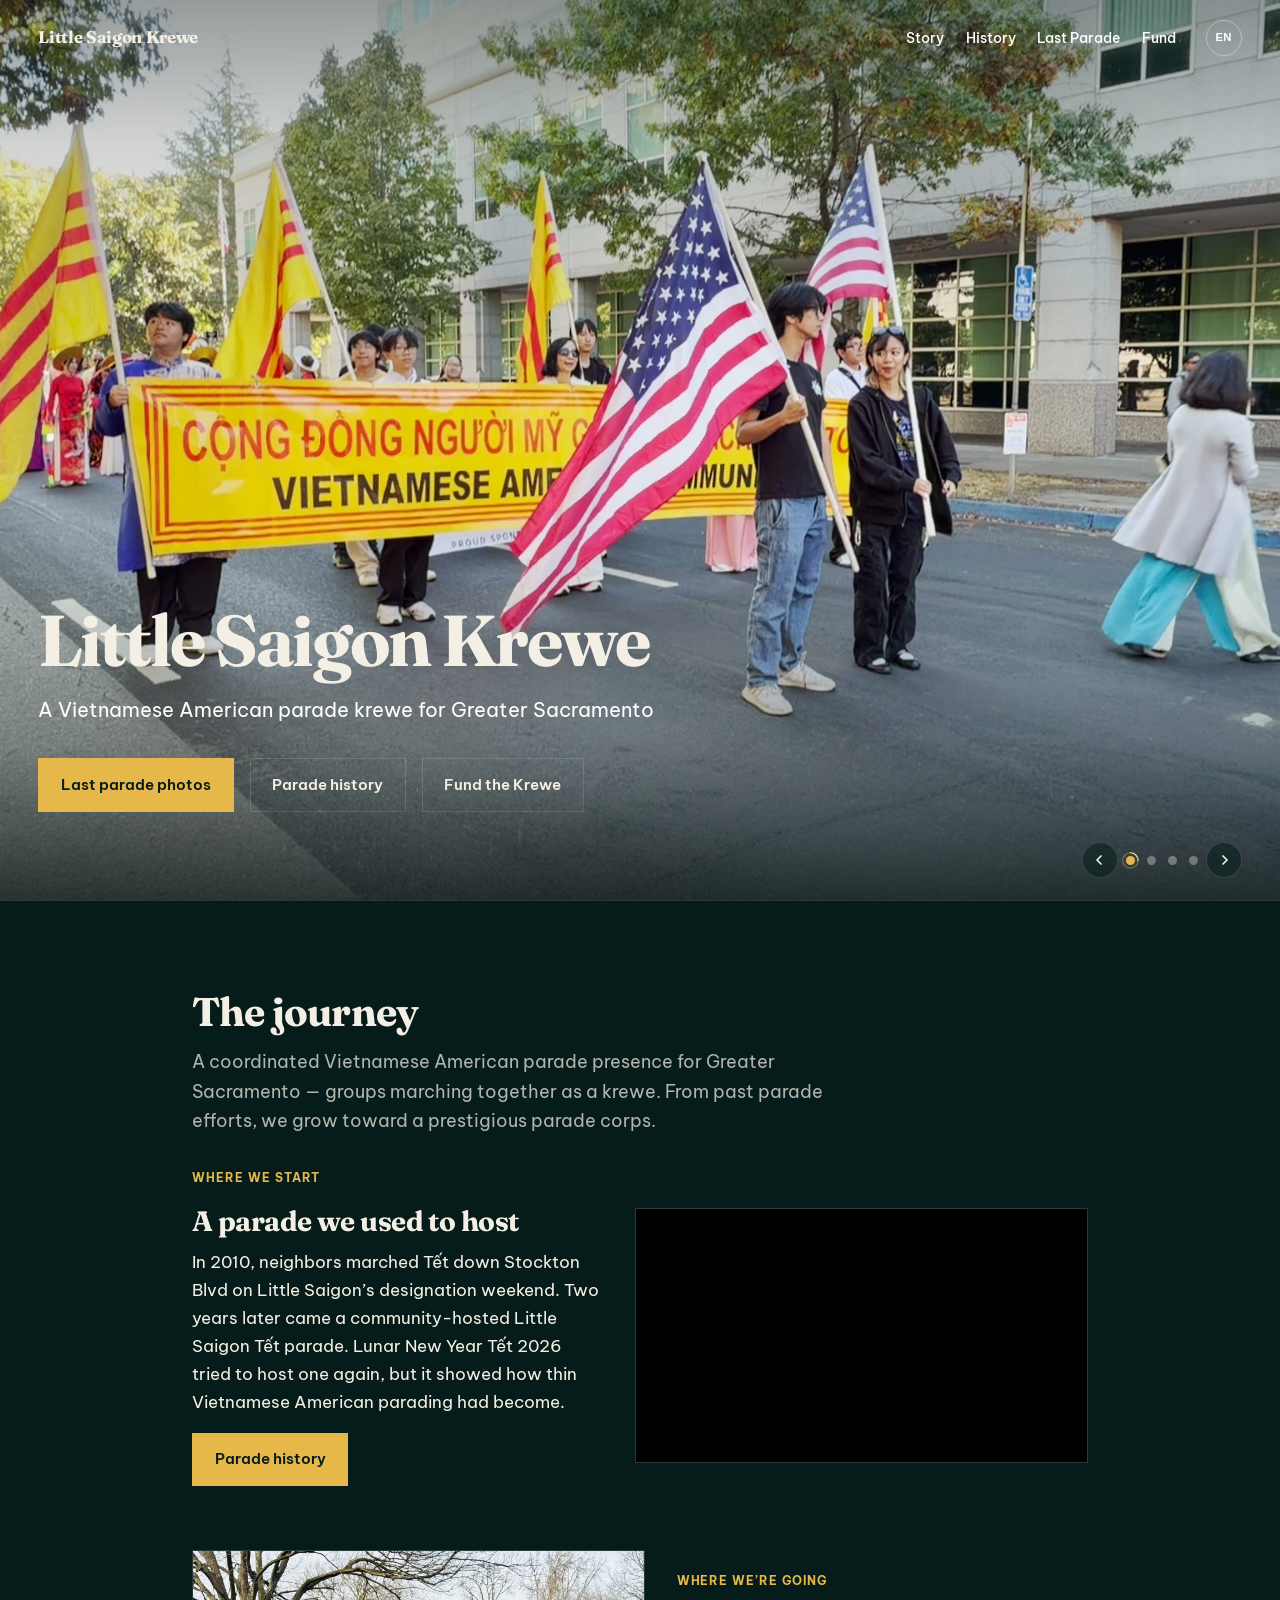
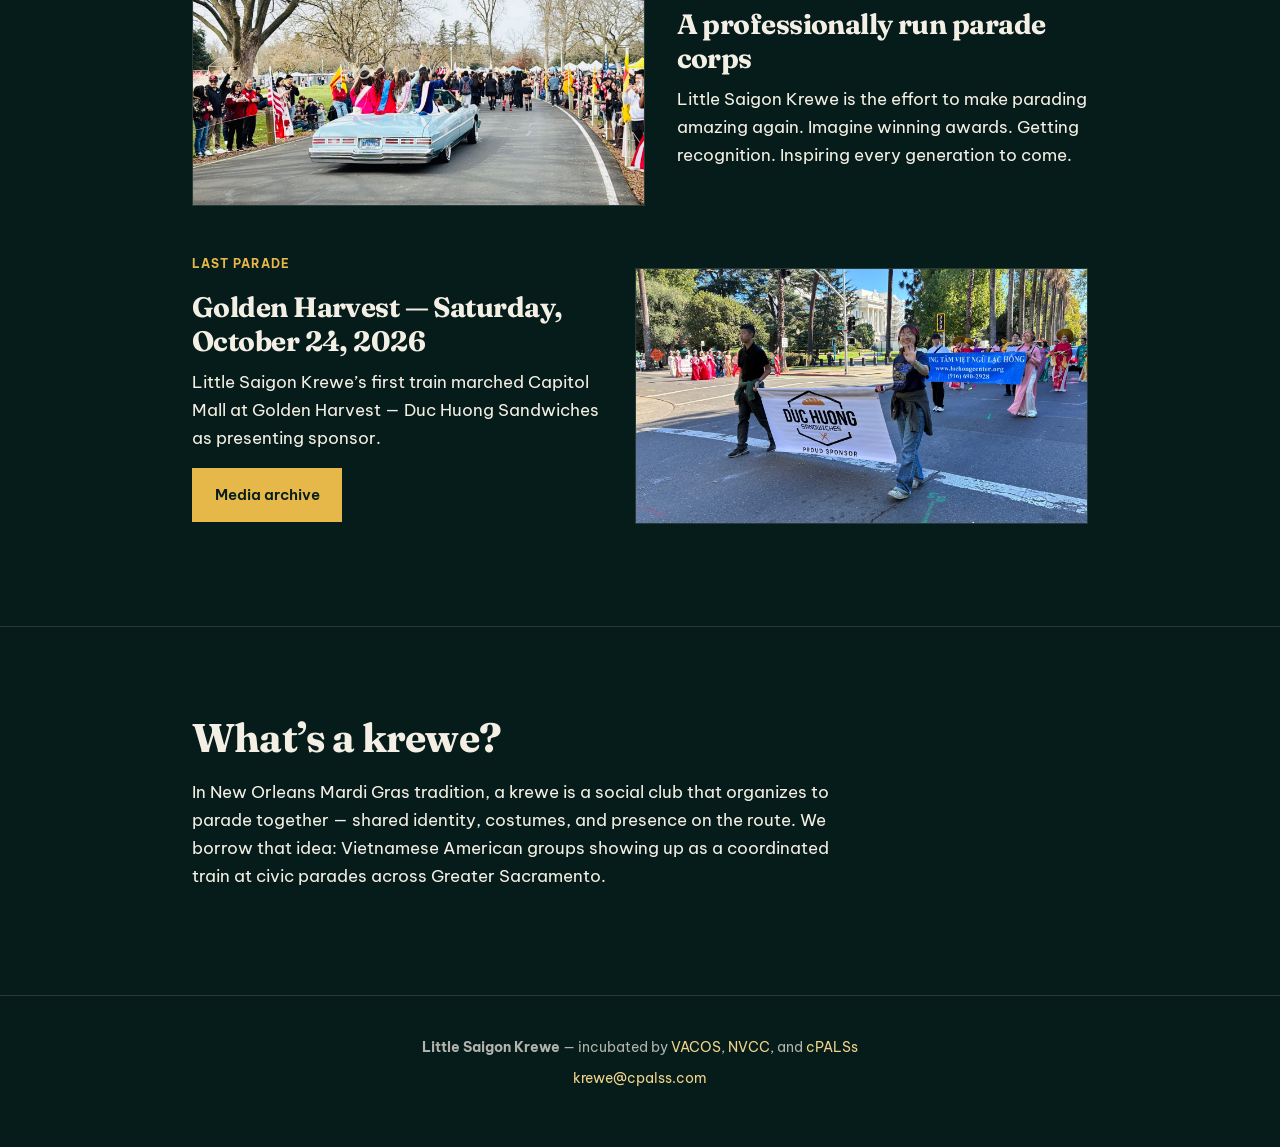
<file: index.html>
<!DOCTYPE html>
<html lang="en">
<head>
  <meta charset="UTF-8" />
  <!-- Google tag (gtag.js) -->
  <script async src="https://www.googletagmanager.com/gtag/js?id=G-5C6ZWSH9JD"></script>
  <script src="/analytics.js"></script>
  <script>
    (function () {
      try {
        var saved = localStorage.getItem("lsk-lang");
        if (saved === "vi" || saved === "en") {
          document.documentElement.lang = saved;
          return;
        }
        var list = navigator.languages && navigator.languages.length
          ? navigator.languages
          : [navigator.language];
        for (var i = 0; i < list.length; i++) {
          if (String(list[i] || "").toLowerCase().indexOf("vi") === 0) {
            document.documentElement.lang = "vi";
            return;
          }
        }
      } catch (e) {}
    })();
  </script>
  <meta name="viewport" content="width=device-width, initial-scale=1" />
  <title>Little Saigon Krewe</title>
  <meta name="description" content="Little Saigon Krewe is a coordinated Vietnamese American parade presence for Greater Sacramento — a journey from past marches toward a professionally run parade corps." />
  <link rel="canonical" href="https://krewe.cpalss.com/" />
  <meta property="og:title" content="Little Saigon Krewe" />
  <meta property="og:description" content="A coordinated Vietnamese American parade presence for Greater Sacramento. Last parade: Golden Harvest, Oct 24, 2026." />
  <meta property="og:type" content="website" />
  <meta property="og:url" content="https://krewe.cpalss.com/" />
  <meta property="og:image" content="https://krewe.cpalss.com/assets/golden-harvest-2026/2026-golden_harvest-001.jpg" />
  <meta name="twitter:card" content="summary_large_image" />
  <meta name="twitter:title" content="Little Saigon Krewe" />
  <meta name="twitter:description" content="A coordinated Vietnamese American parade presence for Greater Sacramento." />
  <meta name="twitter:image" content="https://krewe.cpalss.com/assets/og.jpg" />
  <script src="/clean-urls.js"></script>
  <script>
    if ("scrollRestoration" in history) history.scrollRestoration = "manual";
  </script>
  <script type="application/ld+json">
  {
    "@context": "https://schema.org",
    "@type": "Organization",
    "@id": "https://krewe.cpalss.com/#org",
    "name": "Little Saigon Krewe",
    "url": "https://krewe.cpalss.com/",
    "email": "krewe@cpalss.com",
    "image": "https://krewe.cpalss.com/assets/og.jpg",
    "parentOrganization": {
      "@type": "Organization",
      "name": "Community Partners Advocate of Little Saigon Sacramento",
      "url": "https://www.cpalss.com"
    }
  }
  </script>
  <link rel="preconnect" href="https://fonts.googleapis.com" />
  <link rel="preconnect" href="https://fonts.gstatic.com" crossorigin />
  <link href="https://fonts.googleapis.com/css2?family=Be+Vietnam+Pro:wght@400;500;600;700&family=Fraunces:opsz,wght@9..144,500;9..144,700&display=swap" rel="stylesheet" />
  <link rel="stylesheet" href="/site.css" />
</head>
<body data-page="home">
  <a class="skip-link" href="#main" data-i18n="nav.skip">Skip to content</a>

  <header class="site-header">
    <nav class="site-nav" id="site-nav" aria-label="Site" data-i18n-aria="nav.site">
      <div class="site-nav-bar">
        <a class="wordmark" href="/">Little Saigon Krewe</a>
        <div class="site-nav-tools">
          <div class="lang-switch">
            <button type="button" class="lang-toggle" id="lang-toggle" data-i18n-aria="nav.switchLanguage" aria-label="Switch language">
              <span class="lang-code" aria-hidden="true">EN</span>
            </button>
          </div>
          <button type="button" class="nav-toggle" id="nav-toggle" aria-expanded="false" aria-controls="site-nav-drawer">
            <span class="nav-toggle-bars" aria-hidden="true"><span></span><span></span><span></span></span>
            <span class="sr-only" data-i18n="nav.openMenu">Open menu</span>
          </button>
        </div>
      </div>
      <div class="site-nav-backdrop" hidden aria-hidden="true"></div>
      <div id="site-nav-drawer" class="site-nav-drawer" aria-hidden="true">
        <div class="site-nav-links">
          <a href="/" aria-current="page" data-i18n="nav.story">Story</a>
          <a href="/history/" data-i18n="nav.history">History</a>
          <a href="/media/golden-harvest-2026/" data-i18n="nav.goldenHarvest">Last Parade</a>
          <a href="/fund/" data-i18n="nav.fund">Fund</a>
        </div>
      </div>
    </nav>
  </header>

  <main id="main">
    <section class="hero hero-carousel" aria-labelledby="hero-brand">
      <div class="hero-slides" id="hero-slides" tabindex="0" aria-roledescription="carousel" aria-label="Parade photos" data-i18n-aria="home.carouselLabel"></div>
      <div class="hero-scrim" aria-hidden="true"></div>
      <div class="hero-inner">
        <h1 class="hero-brand" id="hero-brand">Little Saigon Krewe</h1>
        <p class="hero-line" id="hero-tagline"></p>
        <div class="hero-cta">
          <a class="btn btn-primary" href="/media/golden-harvest-2026/" data-i18n="home.ctaMarch">Last parade photos</a>
          <a class="btn btn-ghost" href="/history/" data-i18n="home.ctaHistory">Parade history</a>
          <a class="btn btn-ghost" href="/fund/" data-i18n="home.ctaFund">Fund the Krewe</a>
        </div>
      </div>
      <div class="hero-controls" id="hero-controls" hidden>
        <button type="button" class="hero-arrow hero-arrow-prev" id="hero-prev" aria-label="Previous photo" data-i18n-aria="home.prevPhoto">
          <svg class="hero-arrow-chevron" viewBox="0 0 16 16" width="16" height="16" aria-hidden="true"><path d="M10 4 L6 8 L10 12" fill="none" stroke="currentColor" stroke-width="1.75" stroke-linecap="round" stroke-linejoin="round"/></svg>
        </button>
        <div class="hero-dots" id="hero-dots">
          <div class="hero-video-load is-ready" id="hero-video-load" aria-hidden="true" hidden>
            <svg class="hero-video-load-svg" viewBox="0 0 24 24" width="24" height="24" aria-hidden="true">
              <circle class="hero-video-load-track" cx="12" cy="12" r="10" fill="none" stroke="currentColor" stroke-width="1.5"/>
              <circle class="hero-video-load-arc" cx="12" cy="12" r="10" fill="none" stroke="currentColor" stroke-width="1.5" stroke-linecap="round"/>
            </svg>
          </div>
        </div>
        <button type="button" class="hero-arrow hero-arrow-next" id="hero-next" aria-label="Next photo" data-i18n-aria="home.nextPhoto">
          <svg class="hero-arrow-chevron" viewBox="0 0 16 16" width="16" height="16" aria-hidden="true"><path d="M6 4 L10 8 L6 12" fill="none" stroke="currentColor" stroke-width="1.75" stroke-linecap="round" stroke-linejoin="round"/></svg>
        </button>
      </div>
    </section>

    <div class="story-flow">
      <section class="section section-story" id="journey" aria-labelledby="journey-title">
        <div class="section-inner">
          <h2 id="journey-title" data-i18n="home.journeyTitle">The journey</h2>
          <p class="section-lead" id="journey-intro"></p>
          <div class="story-chapters" id="story-chapters"></div>
        </div>
      </section>

      <section class="section section-krewe" id="what-is-a-krewe" aria-labelledby="krewe-title">
        <div class="section-inner">
          <h2 id="krewe-title"></h2>
          <p id="krewe-body"></p>
        </div>
      </section>
    </div>
  </main>

  <footer class="site-footer">
    <p><strong>Little Saigon Krewe</strong> — <span data-i18n="footer.incubated">incubated by</span> <a href="https://vacos.org/" rel="noopener noreferrer">VACOS</a>, <a href="https://www.facebook.com/norcalvietnamesechamber/" rel="noopener noreferrer">NVCC</a>, <span data-i18n="footer.and">and</span> <a href="https://www.cpalss.com" rel="noopener noreferrer">cPALSs</a></p>
    <p><a href="mailto:krewe@cpalss.com">krewe@cpalss.com</a></p>
  </footer>

  <script src="/site.js" defer></script>
</body>
</html>
</file>
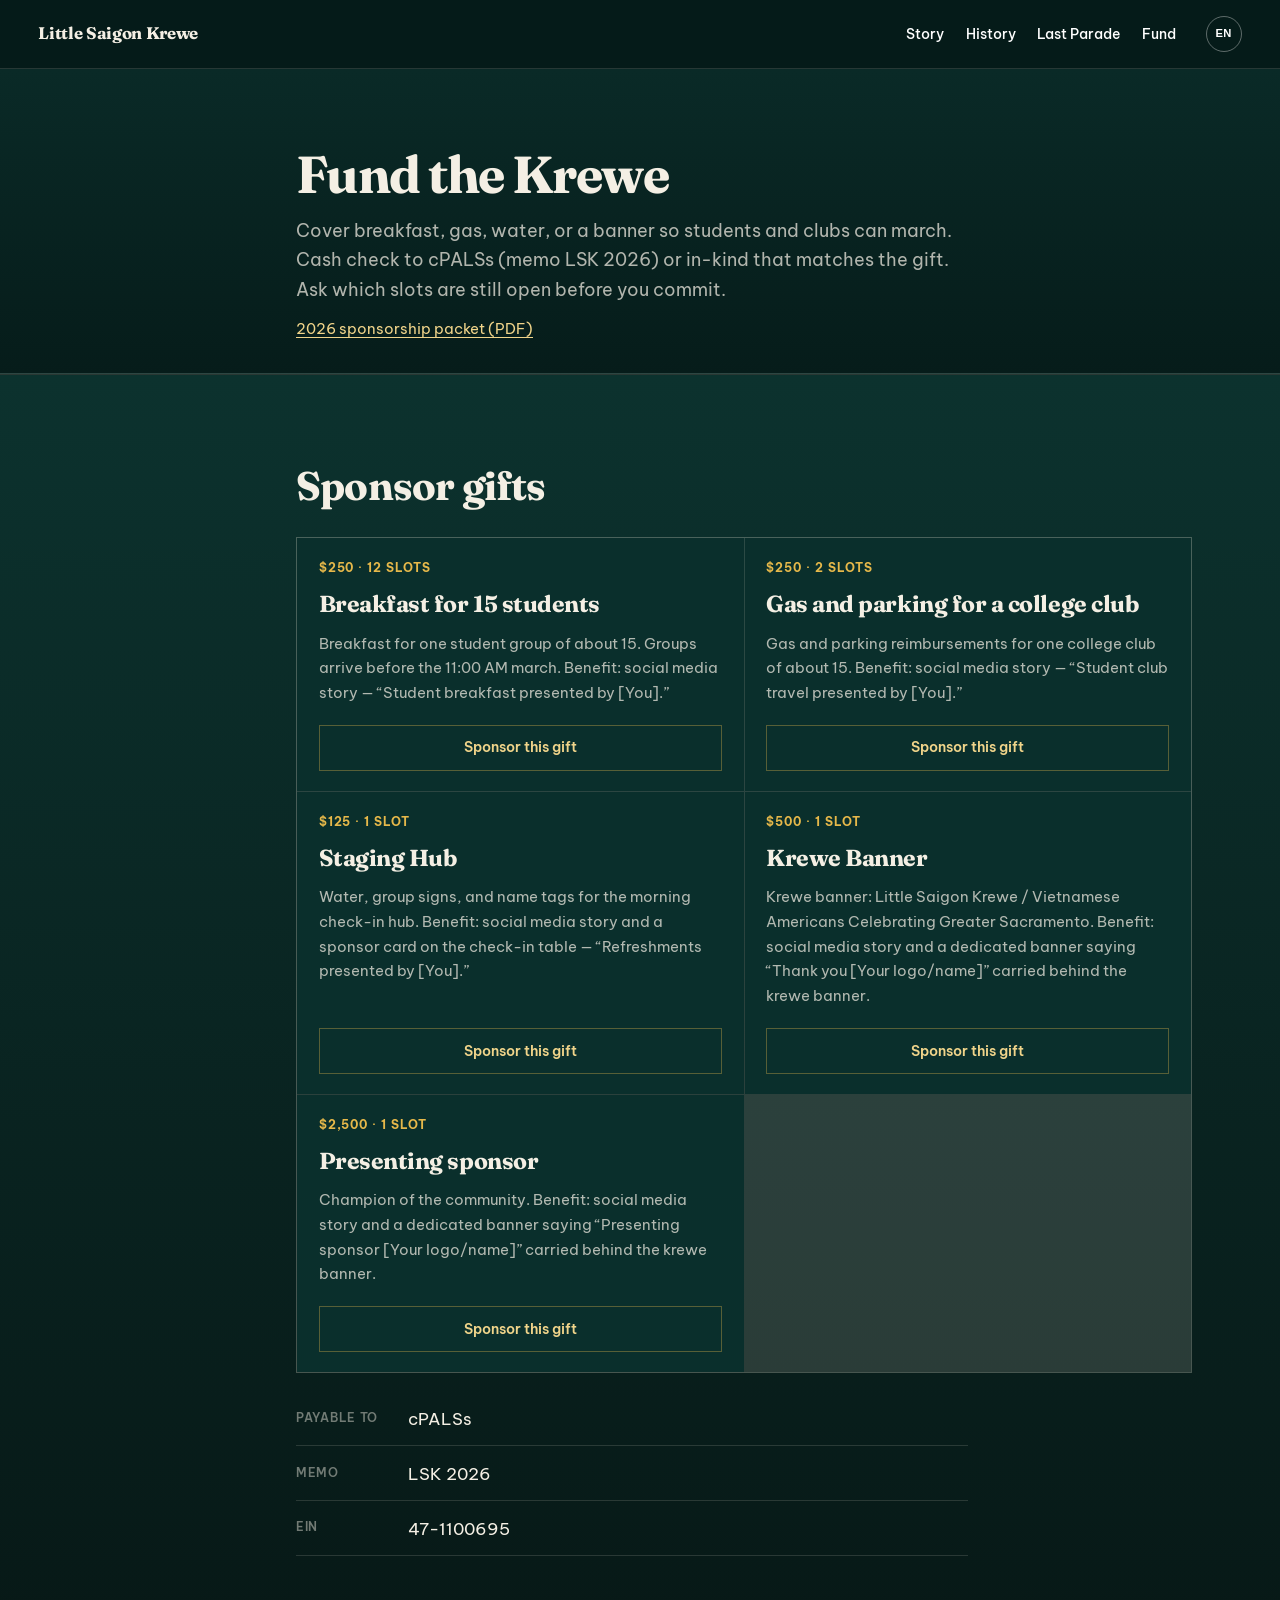
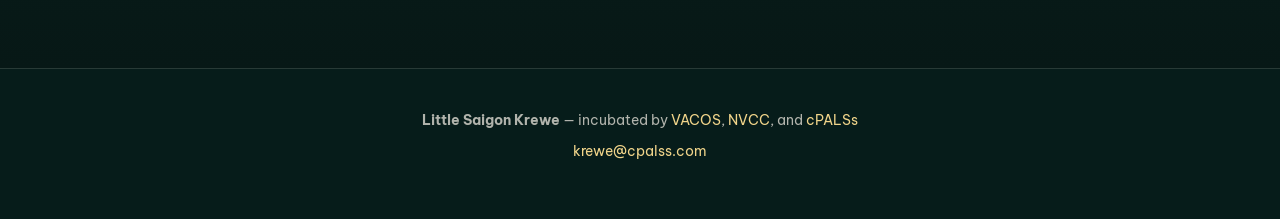
<file: fund/index.html>
<!DOCTYPE html>
<html lang="en">
<head>
  <meta charset="UTF-8" />
  <!-- Google tag (gtag.js) -->
  <script async src="https://www.googletagmanager.com/gtag/js?id=G-5C6ZWSH9JD"></script>
  <script src="/analytics.js"></script>
  <script>
    (function () {
      try {
        var saved = localStorage.getItem("lsk-lang");
        if (saved === "vi" || saved === "en") {
          document.documentElement.lang = saved;
          return;
        }
        var list = navigator.languages && navigator.languages.length
          ? navigator.languages
          : [navigator.language];
        for (var i = 0; i < list.length; i++) {
          if (String(list[i] || "").toLowerCase().indexOf("vi") === 0) {
            document.documentElement.lang = "vi";
            return;
          }
        }
      } catch (e) {}
    })();
  </script>
  <meta name="viewport" content="width=device-width, initial-scale=1" />
  <title>Fund the Krewe — Little Saigon Krewe</title>
  <meta name="description" content="Sponsor student breakfast, travel, water, or banners for Little Saigon Krewe at Golden Harvest 2026. Checks to cPALSs, memo LSK 2026." />
  <link rel="canonical" href="https://krewe.cpalss.com/fund/" />
  <meta property="og:title" content="Fund the Krewe — Little Saigon Krewe" />
  <meta property="og:description" content="Cover breakfast, gas, water, or a banner so students and clubs can march. Memo LSK 2026." />
  <meta property="og:type" content="website" />
  <meta property="og:url" content="https://krewe.cpalss.com/fund/" />
  <meta property="og:image" content="https://krewe.cpalss.com/assets/og.jpg" />
  <meta name="twitter:card" content="summary_large_image" />
  <meta name="twitter:title" content="Fund the Krewe — Little Saigon Krewe" />
  <meta name="twitter:description" content="Sponsor gifts so students and clubs can march at Golden Harvest." />
  <meta name="twitter:image" content="https://krewe.cpalss.com/assets/og.jpg" />
  <script src="/clean-urls.js"></script>
  <link rel="preconnect" href="https://fonts.googleapis.com" />
  <link rel="preconnect" href="https://fonts.gstatic.com" crossorigin />
  <link href="https://fonts.googleapis.com/css2?family=Be+Vietnam+Pro:wght@400;500;600;700&family=Fraunces:opsz,wght@9..144,500;9..144,700&display=swap" rel="stylesheet" />
  <link rel="stylesheet" href="/site.css" />
</head>
<body class="page-inner" data-page="fund">
  <a class="skip-link" href="#main" data-i18n="nav.skip">Skip to content</a>

  <header class="site-header">
    <nav class="site-nav" id="site-nav" aria-label="Site" data-i18n-aria="nav.site">
      <div class="site-nav-bar">
        <a class="wordmark" href="/">Little Saigon Krewe</a>
        <div class="site-nav-tools">
          <div class="lang-switch">
            <button type="button" class="lang-toggle" id="lang-toggle" data-i18n-aria="nav.switchLanguage" aria-label="Switch language">
              <span class="lang-code" aria-hidden="true">EN</span>
            </button>
          </div>
          <button type="button" class="nav-toggle" id="nav-toggle" aria-expanded="false" aria-controls="site-nav-drawer">
            <span class="nav-toggle-bars" aria-hidden="true"><span></span><span></span><span></span></span>
            <span class="sr-only" data-i18n="nav.openMenu">Open menu</span>
          </button>
        </div>
      </div>
      <div class="site-nav-backdrop" hidden aria-hidden="true"></div>
      <div id="site-nav-drawer" class="site-nav-drawer" aria-hidden="true">
        <div class="site-nav-links">
          <a href="/" data-i18n="nav.story">Story</a>
          <a href="/history/" data-i18n="nav.history">History</a>
          <a href="/media/golden-harvest-2026/" data-i18n="nav.goldenHarvest">Last Parade</a>
          <a href="/fund/" aria-current="page" data-i18n="nav.fund">Fund</a>
        </div>
      </div>
    </nav>
  </header>

  <main id="main">
    <header class="page-banner">
      <p class="hero-kicker" data-i18n="fund.kicker">Golden Harvest · Oct 24, 2026</p>
      <h1 id="wishlist-title">Fund the Krewe</h1>
      <p class="section-lead" id="wishlist-body"></p>
      <p class="event-links">
        <a id="packet-pdf" href="https://drive.google.com/file/d/1DpuRW3V9oupF3dAS3otI-AQwYJFw9Fal/view" rel="noopener noreferrer" data-i18n="fund.packet">2026 sponsorship packet (PDF)</a>
      </p>
    </header>

    <section class="section section-wishlist" id="wishlist" aria-labelledby="gifts-title">
      <div class="section-inner">
        <h2 id="gifts-title" data-i18n="fund.giftsTitle">Sponsor gifts</h2>
        <ul class="wishlist-list" id="wishlist-list"></ul>
        <dl class="event-facts fund-payee" id="fund-payee"></dl>
      </div>
    </section>
  </main>

  <footer class="site-footer">
    <p><strong>Little Saigon Krewe</strong> — <span data-i18n="footer.incubated">incubated by</span> <a href="https://vacos.org/" rel="noopener noreferrer">VACOS</a>, <a href="https://www.facebook.com/norcalvietnamesechamber/" rel="noopener noreferrer">NVCC</a>, <span data-i18n="footer.and">and</span> <a href="https://www.cpalss.com" rel="noopener noreferrer">cPALSs</a></p>
    <p><a href="mailto:krewe@cpalss.com">krewe@cpalss.com</a></p>
  </footer>

  <script src="/site.js" defer></script>
</body>
</html>
</file>
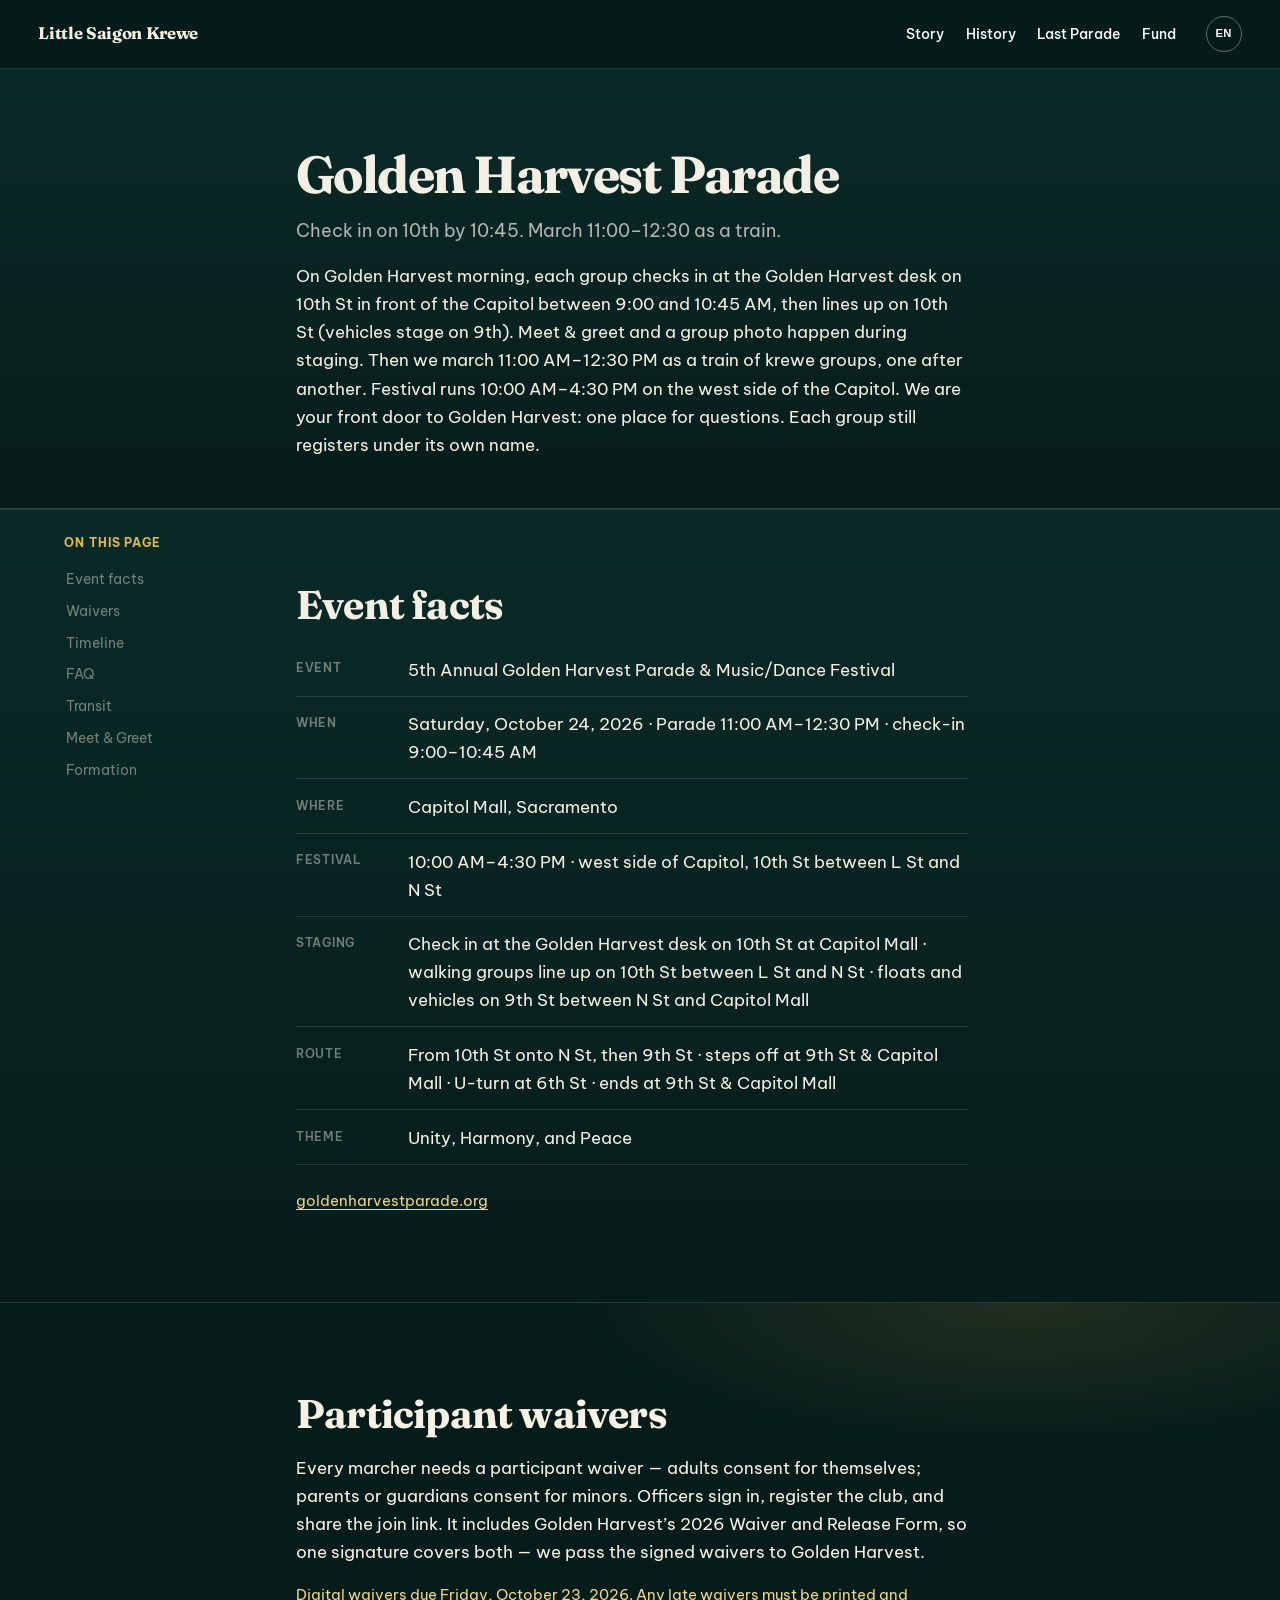
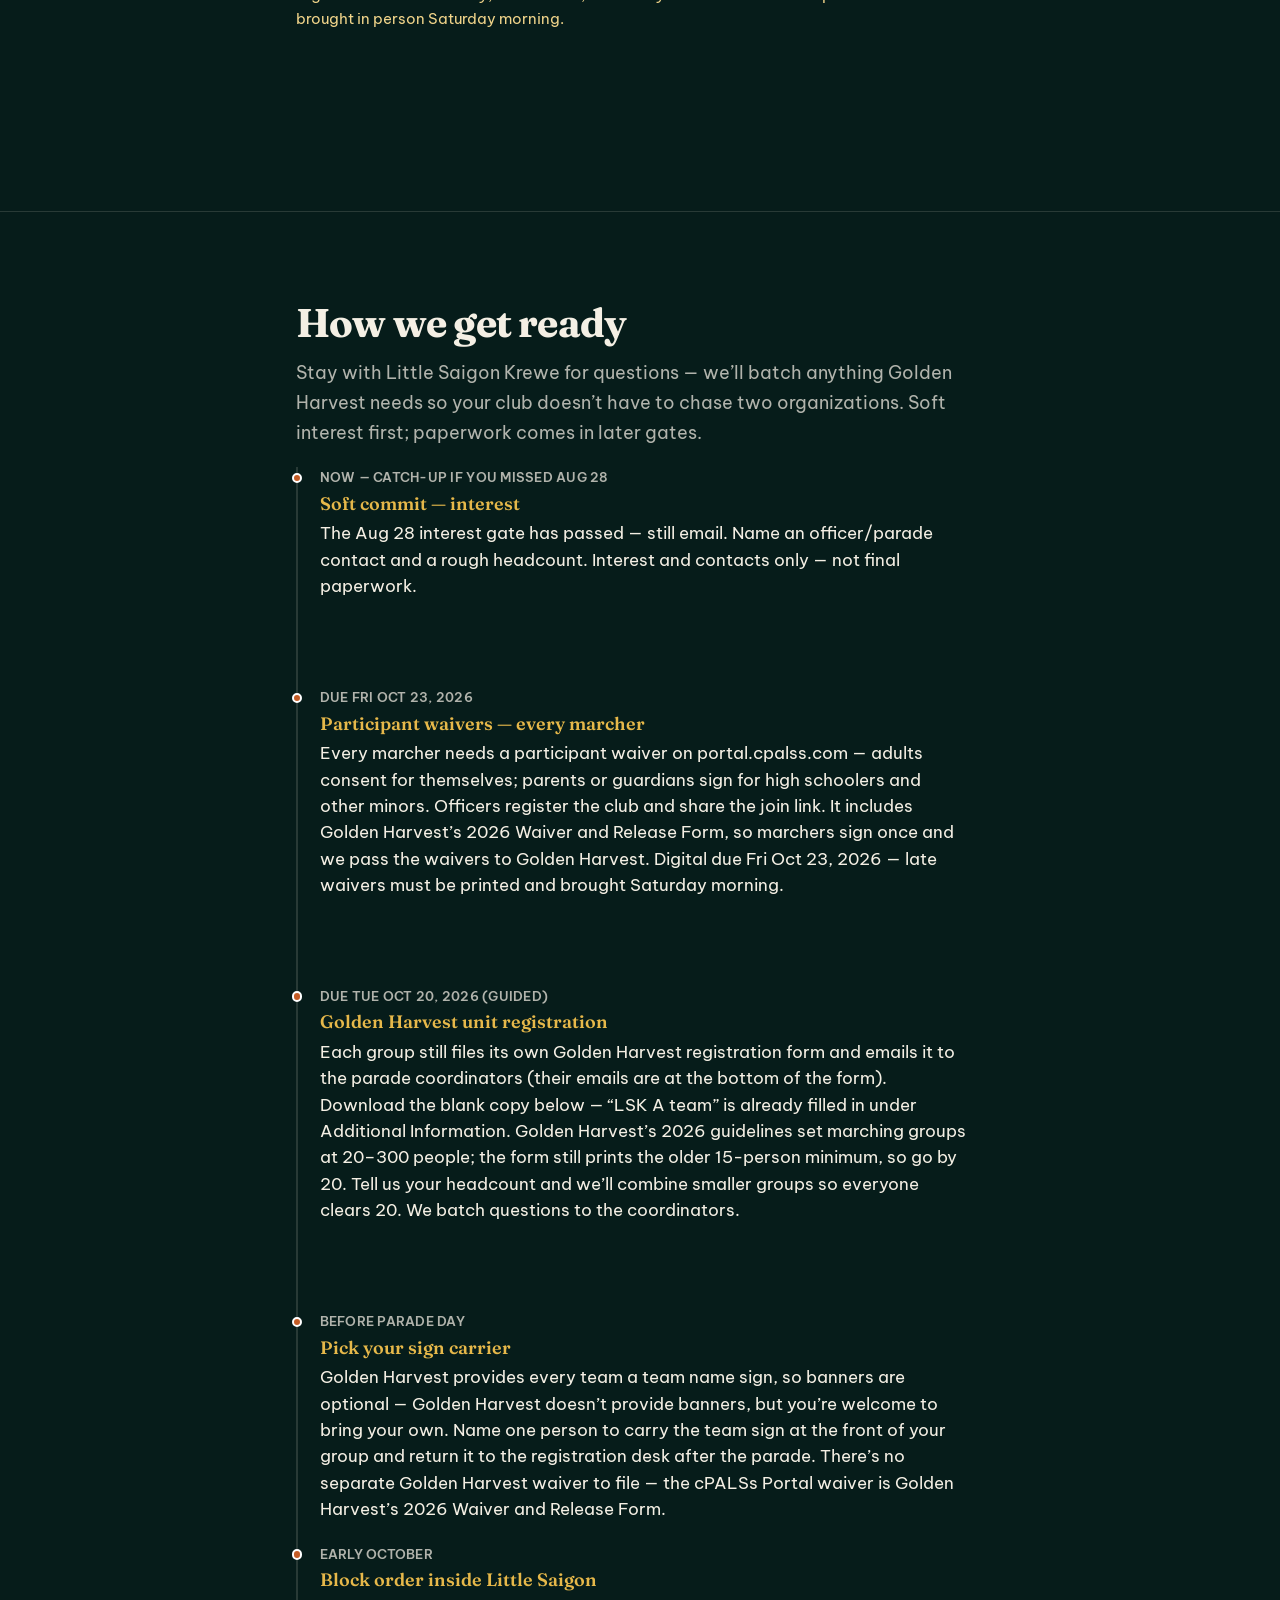
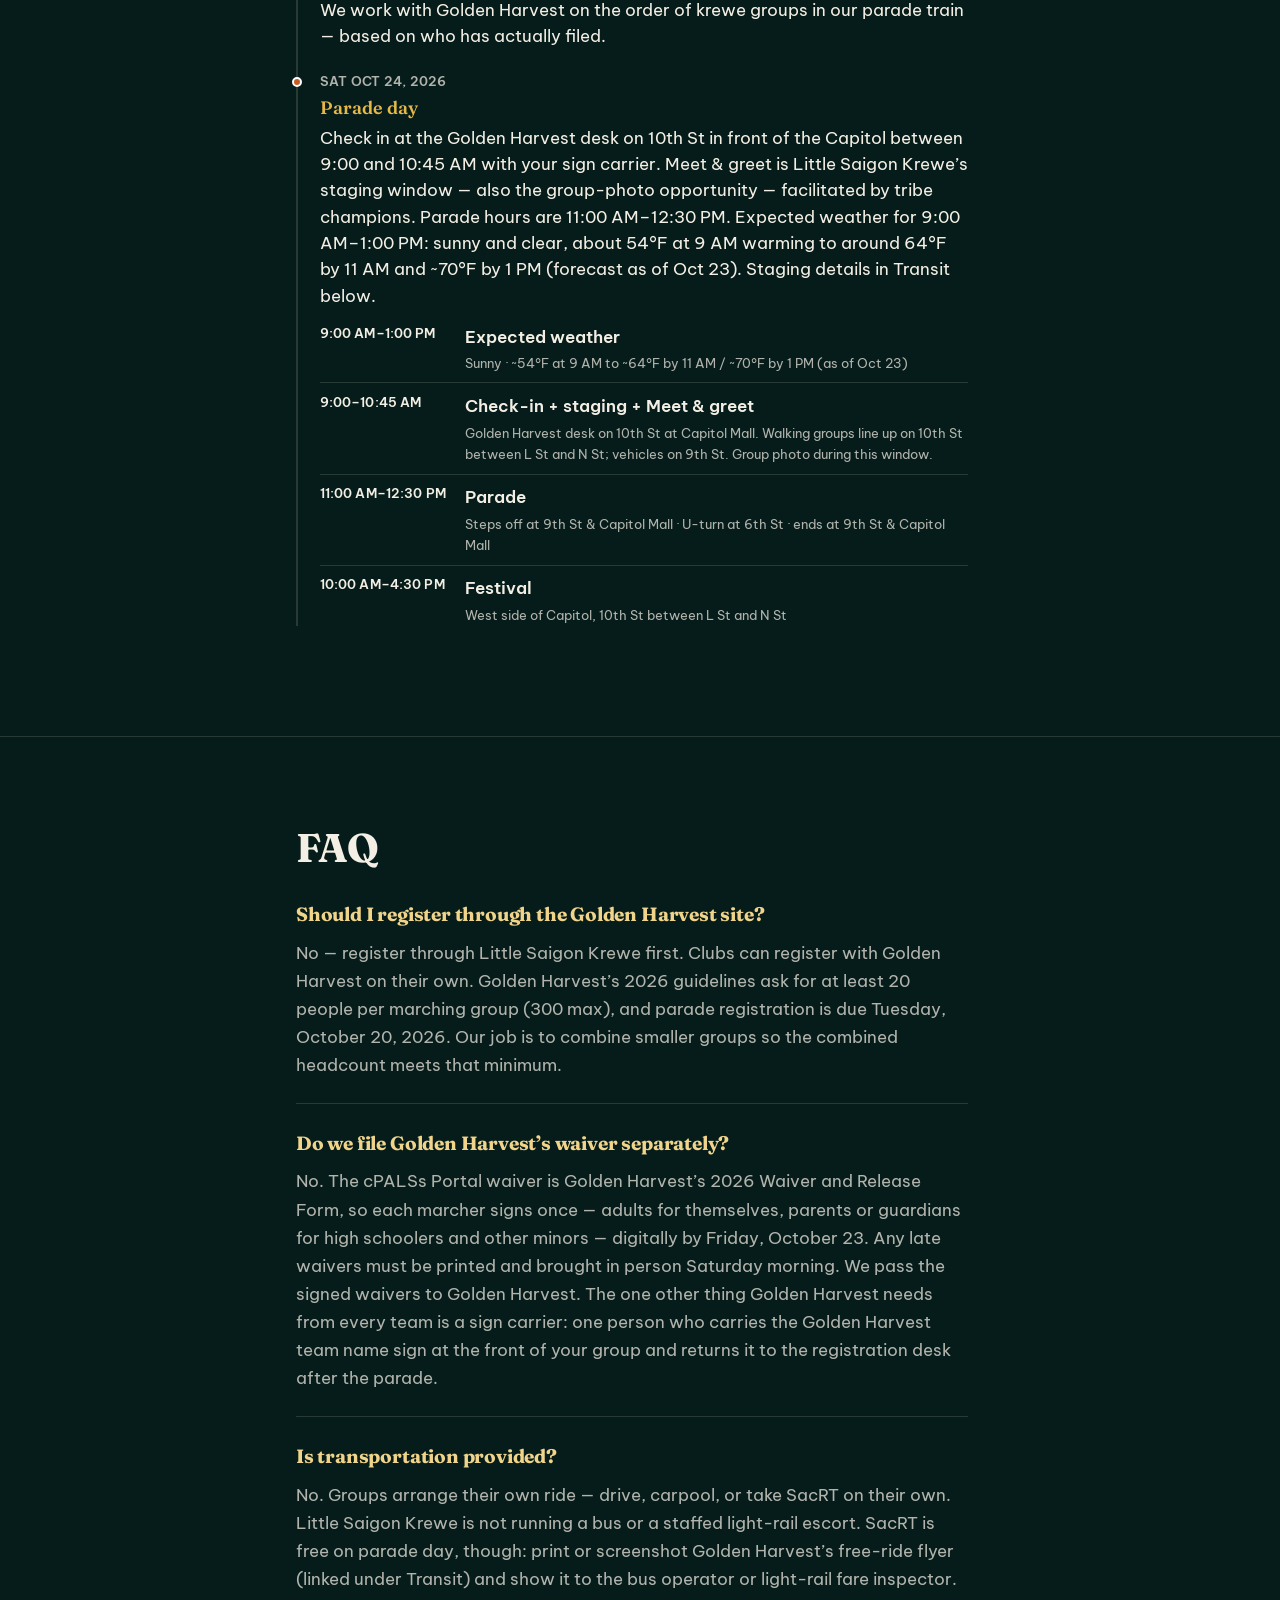
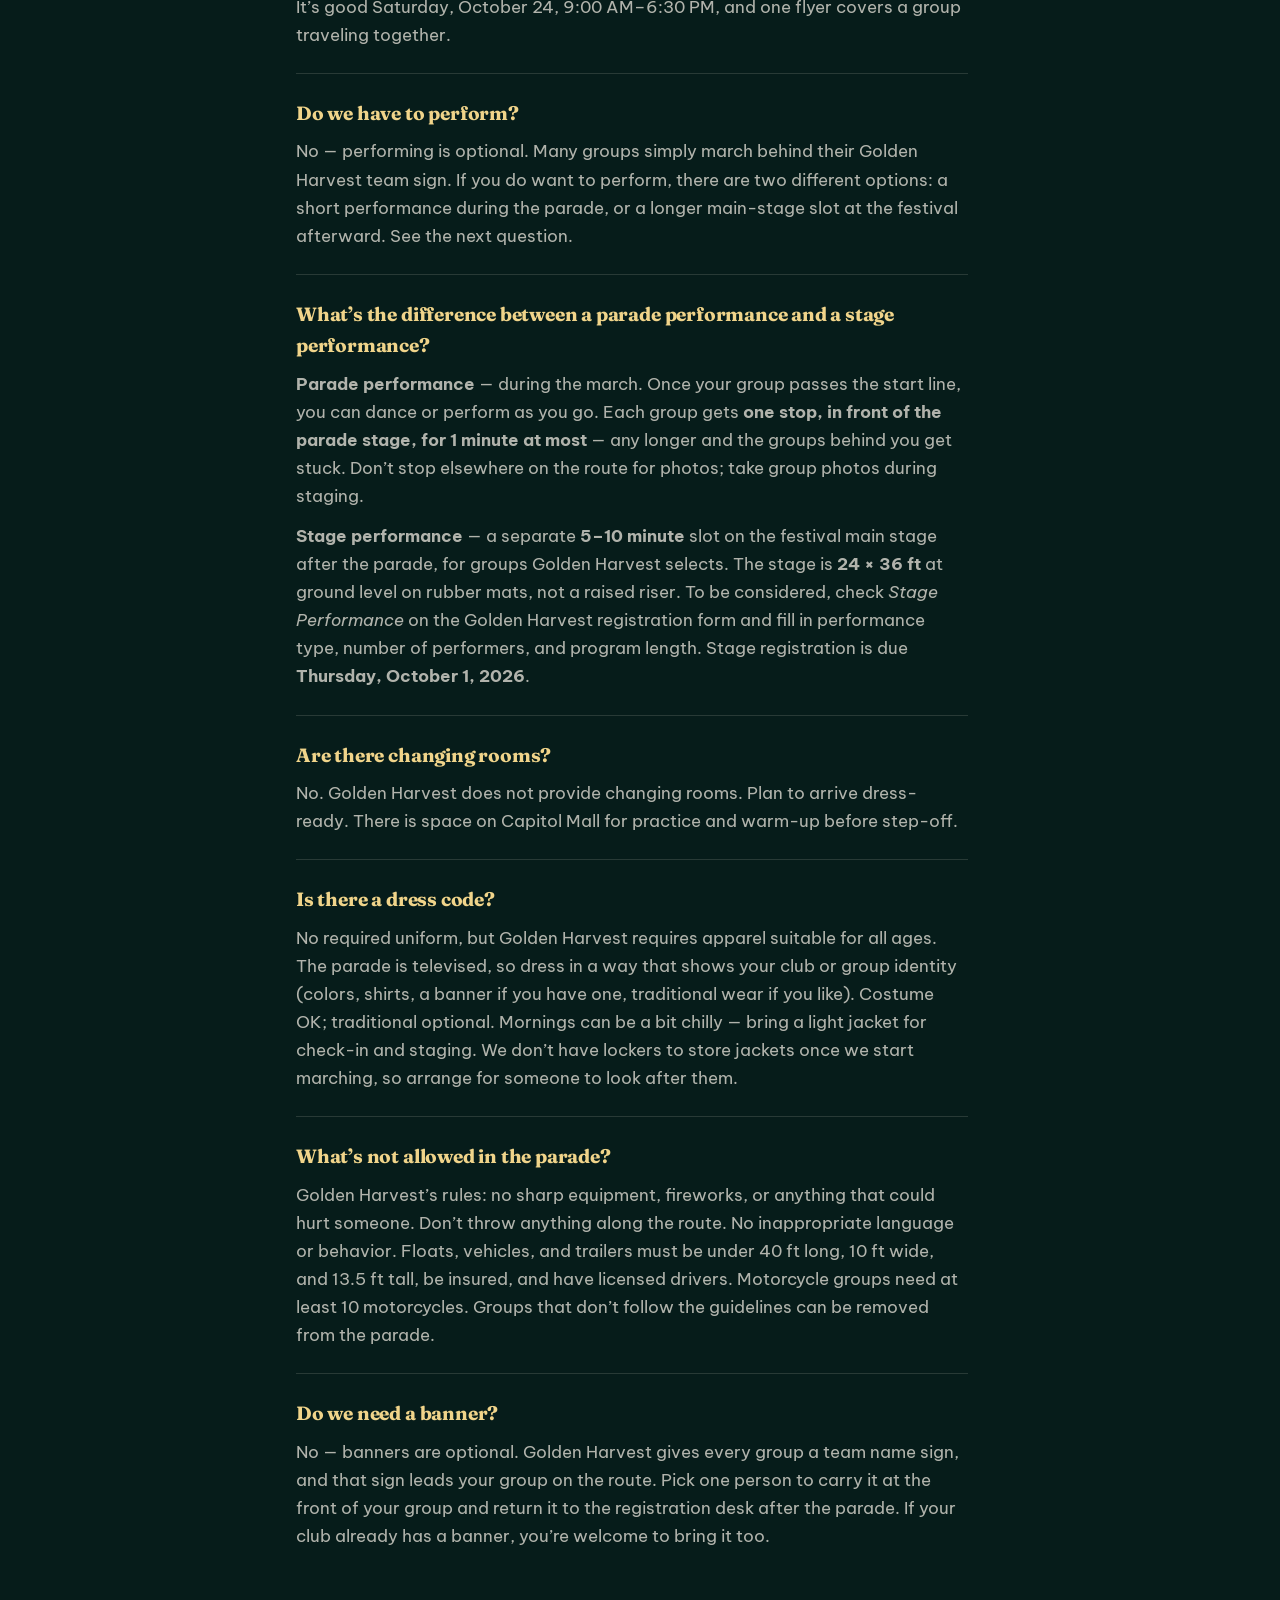
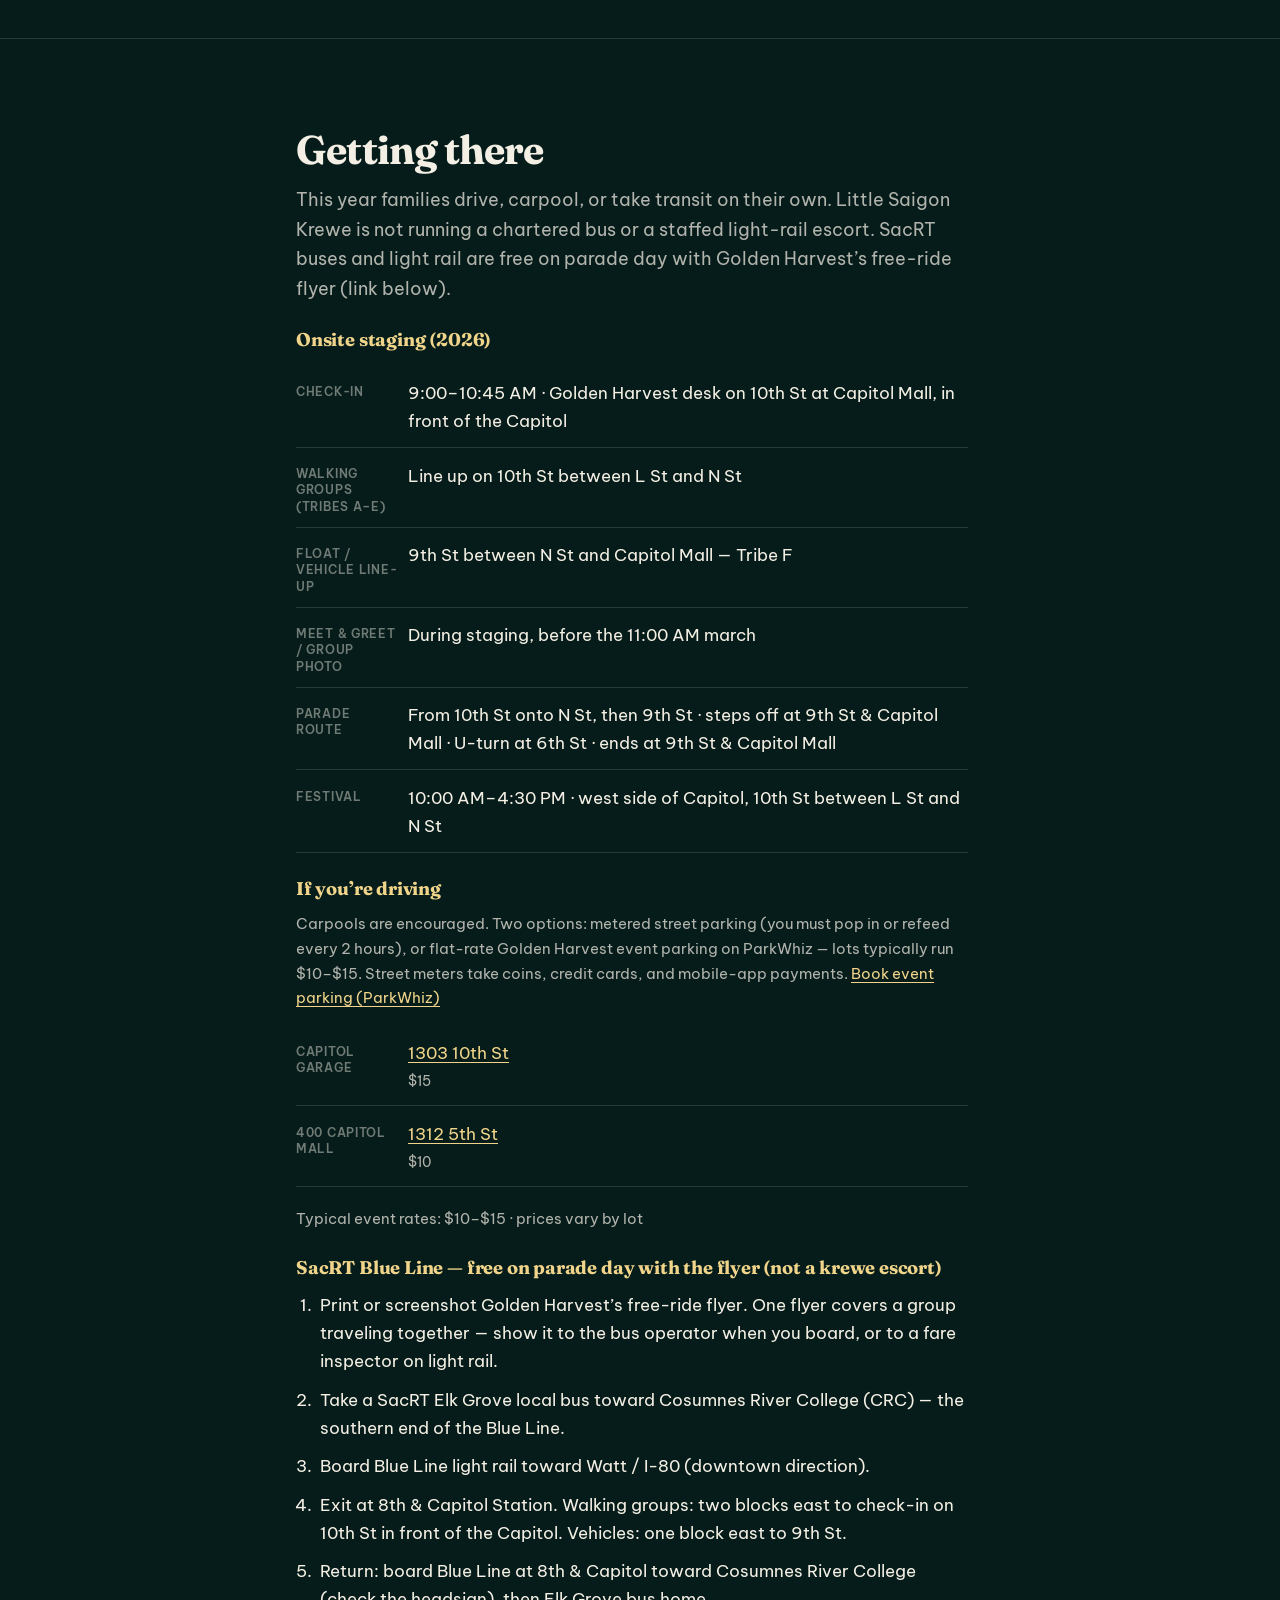
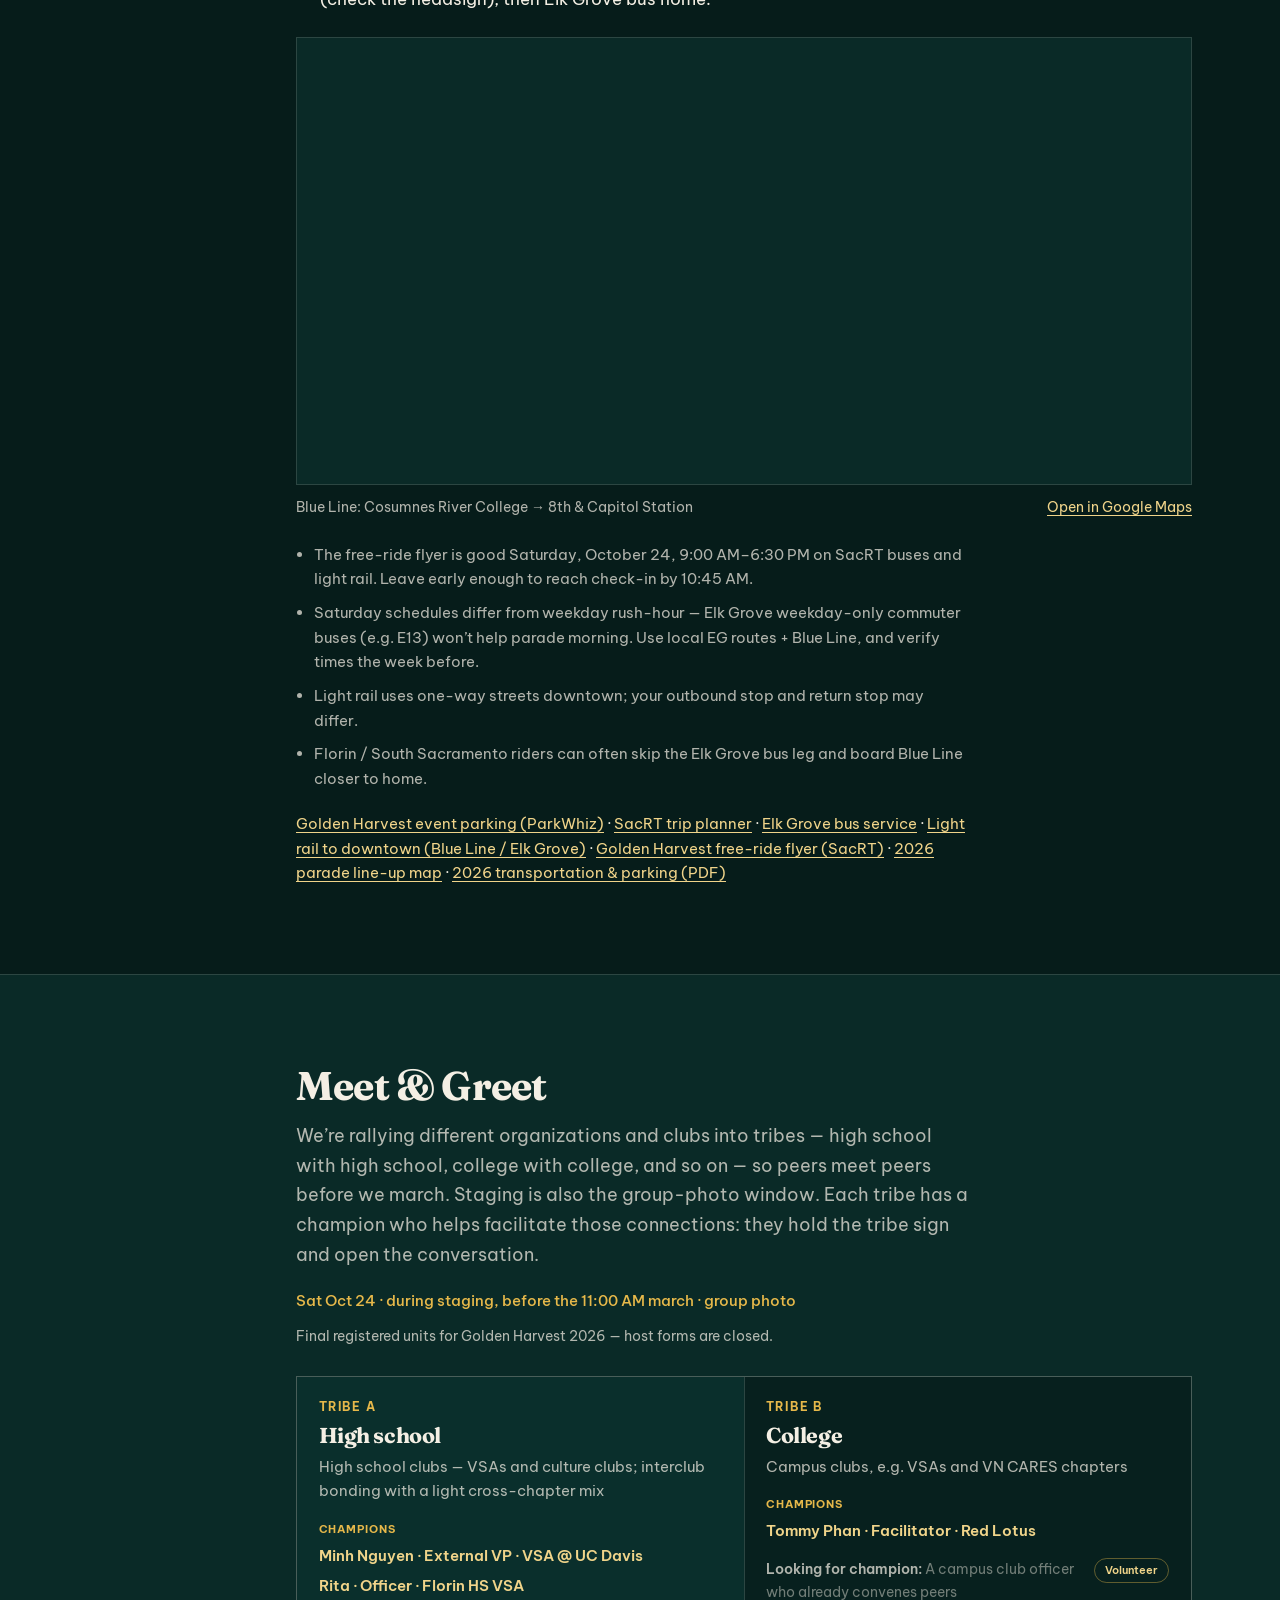
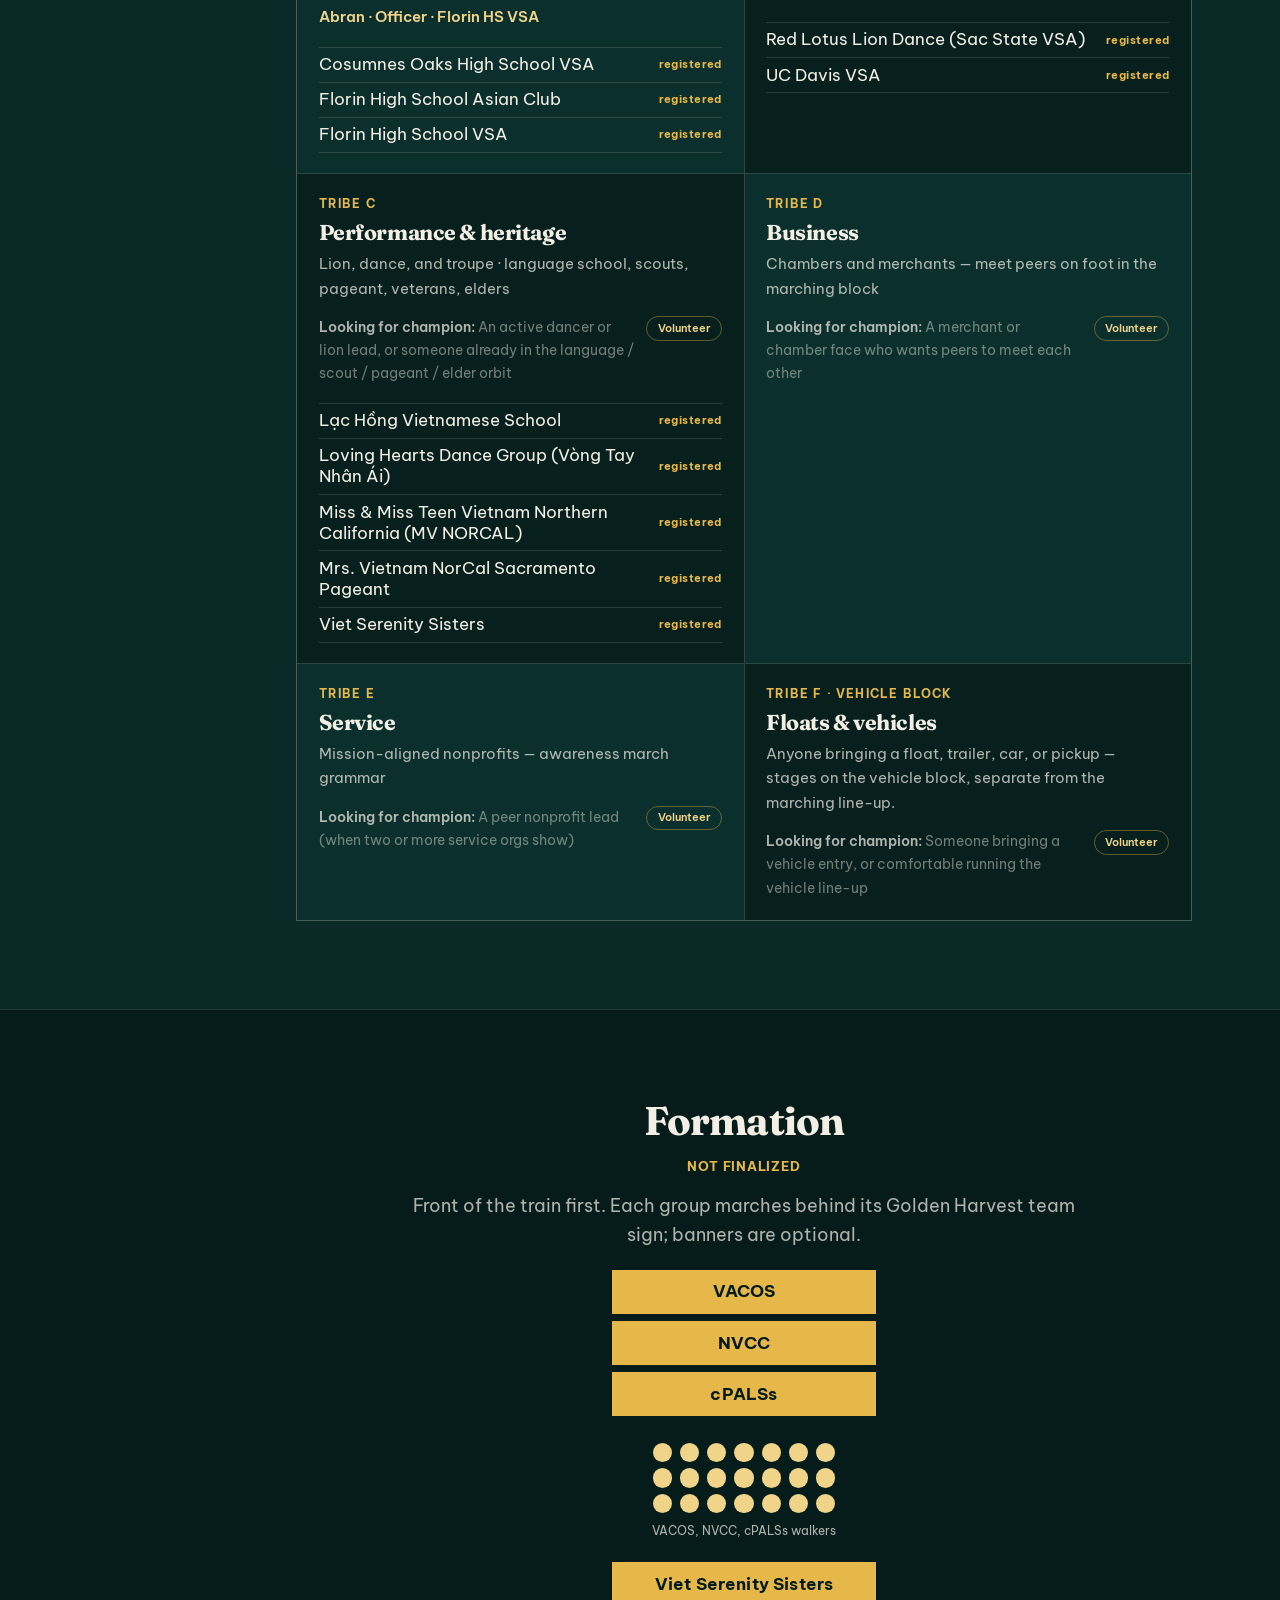
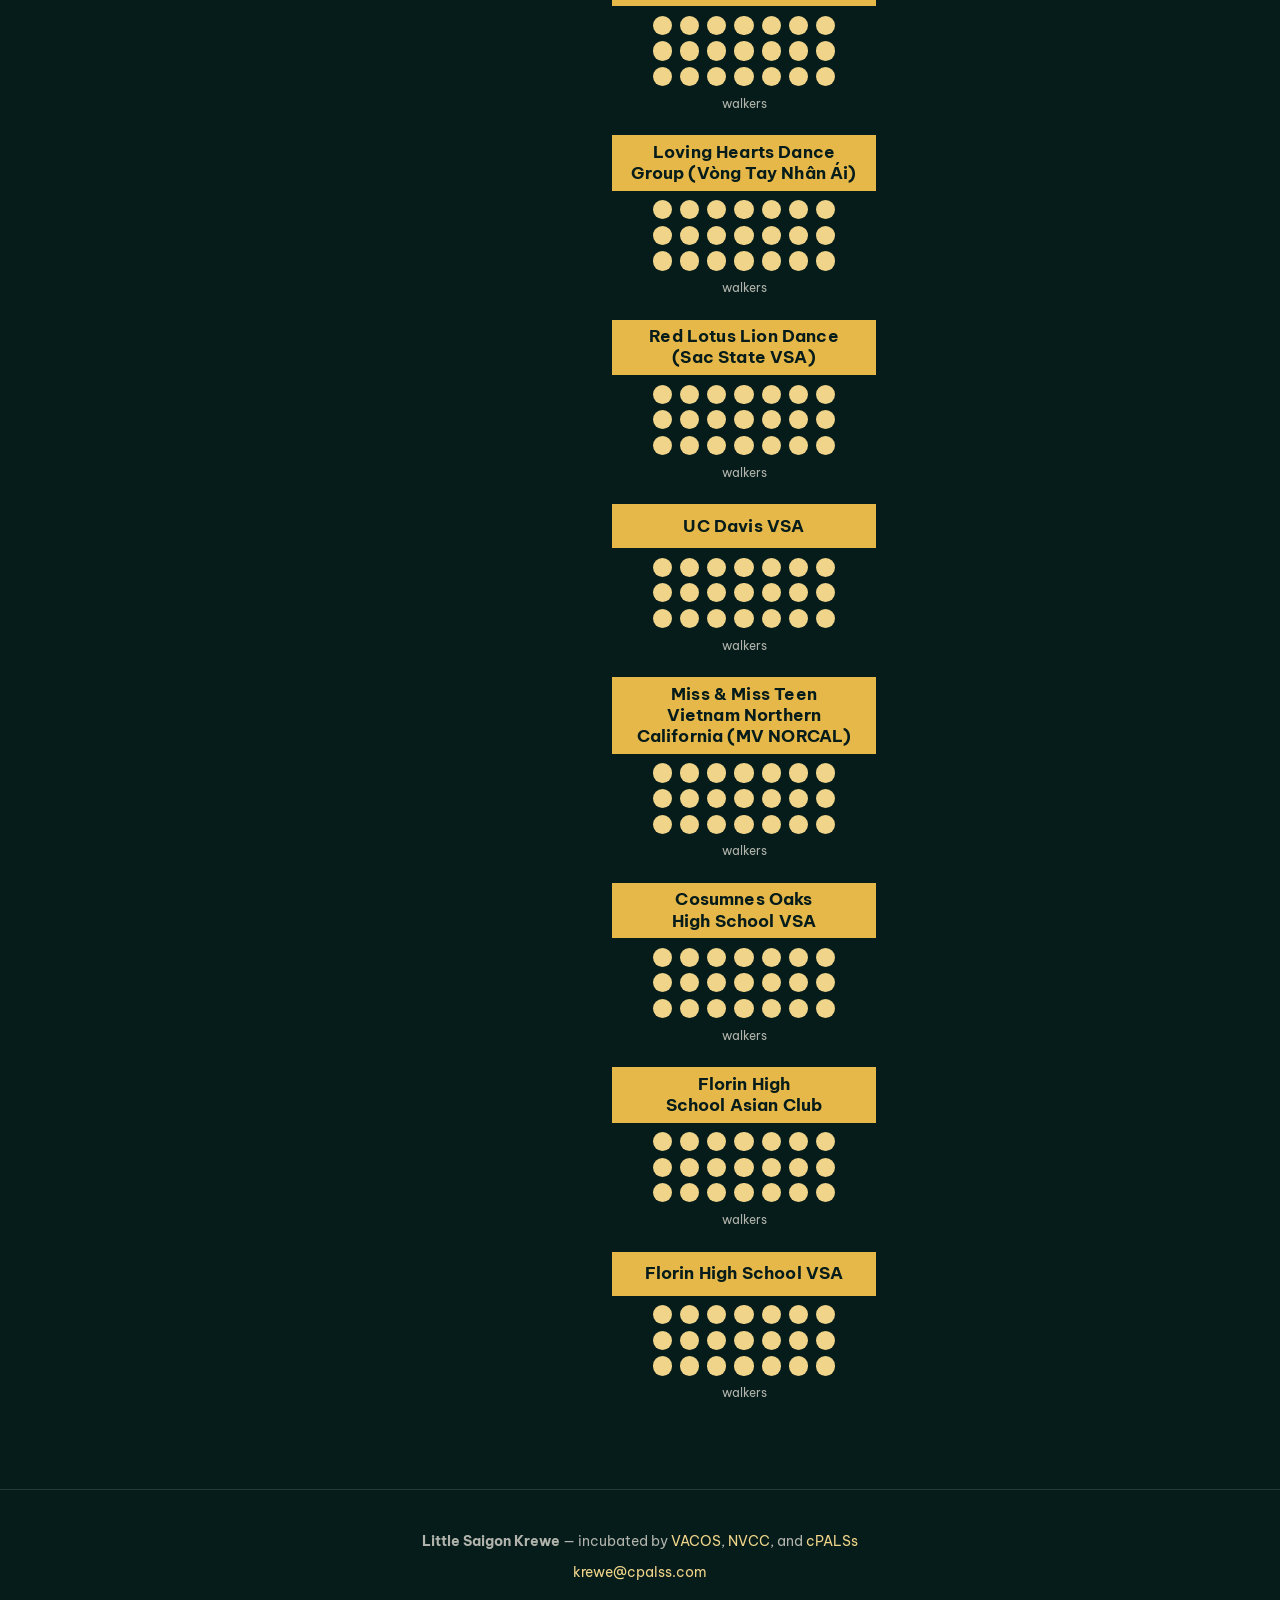
<file: golden-harvest/index.html>
<!DOCTYPE html>
<html lang="en">
<head>
  <meta charset="UTF-8" />
  <!-- Google tag (gtag.js) -->
  <script async src="https://www.googletagmanager.com/gtag/js?id=G-5C6ZWSH9JD"></script>
  <script src="/analytics.js"></script>
  <script>
    (function () {
      try {
        var saved = localStorage.getItem("lsk-lang");
        if (saved === "vi" || saved === "en") {
          document.documentElement.lang = saved;
          return;
        }
        var list = navigator.languages && navigator.languages.length
          ? navigator.languages
          : [navigator.language];
        for (var i = 0; i < list.length; i++) {
          if (String(list[i] || "").toLowerCase().indexOf("vi") === 0) {
            document.documentElement.lang = "vi";
            return;
          }
        }
      } catch (e) {}
    })();
  </script>
  <meta name="viewport" content="width=device-width, initial-scale=1" />
  <title>Golden Harvest 2026 — Little Saigon Krewe</title>
  <meta name="description" content="Group officer playbook for Little Saigon Krewe at Golden Harvest Parade — Saturday, October 24, 2026, 11:00 AM–12:30 PM. Timeline, transit, and participant waivers." />
  <link rel="canonical" href="https://krewe.cpalss.com/golden-harvest/" />
  <meta property="og:title" content="Golden Harvest 2026 — Little Saigon Krewe" />
  <meta property="og:description" content="Officer details: parade 11:00 AM–12:30 PM, staging, transit, and participant waivers. Capitol Mall · Saturday, October 24, 2026." />
  <meta property="og:type" content="website" />
  <meta property="og:url" content="https://krewe.cpalss.com/golden-harvest/" />
  <meta property="og:image" content="https://krewe.cpalss.com/assets/og.jpg" />
  <meta name="twitter:card" content="summary_large_image" />
  <meta name="twitter:title" content="Golden Harvest 2026 — Little Saigon Krewe" />
  <meta name="twitter:description" content="Officer playbook for Little Saigon Krewe at Golden Harvest." />
  <meta name="twitter:image" content="https://krewe.cpalss.com/assets/og.jpg" />
  <script src="/clean-urls.js"></script>
  <script>
    if ("scrollRestoration" in history) history.scrollRestoration = "manual";
  </script>
  <script type="application/ld+json">
  {
    "@context": "https://schema.org",
    "@type": "Event",
    "@id": "https://krewe.cpalss.com/golden-harvest/#event",
    "name": "Little Saigon Krewe at Golden Harvest Parade",
    "url": "https://krewe.cpalss.com/golden-harvest/",
    "description": "Little Saigon Krewe coordinates Vietnamese presence at the Golden Harvest Parade — groups parade as a train, one after another.",
    "startDate": "2026-10-24T11:00:00-07:00",
    "endDate": "2026-10-24T12:30:00-07:00",
    "eventStatus": "https://schema.org/EventScheduled",
    "eventAttendanceMode": "https://schema.org/OfflineEventAttendanceMode",
    "location": {
      "@type": "Place",
      "name": "Capitol Mall",
      "address": {
        "@type": "PostalAddress",
        "addressLocality": "Sacramento",
        "addressRegion": "CA",
        "addressCountry": "US"
      }
    },
    "organizer": {
      "@type": "Organization",
      "name": "Little Saigon Krewe",
      "url": "https://krewe.cpalss.com/"
    },
    "image": "https://krewe.cpalss.com/assets/og.jpg"
  }
  </script>
  <link rel="preconnect" href="https://fonts.googleapis.com" />
  <link rel="preconnect" href="https://fonts.gstatic.com" crossorigin />
  <link href="https://fonts.googleapis.com/css2?family=Be+Vietnam+Pro:wght@400;500;600;700&family=Fraunces:opsz,wght@9..144,500;9..144,700&display=swap" rel="stylesheet" />
  <link rel="stylesheet" href="/site.css" />
</head>
<body class="page-inner" data-page="officers">
  <a class="skip-link" href="#main" data-i18n="nav.skip">Skip to content</a>

  <header class="site-header">
    <nav class="site-nav" id="site-nav" aria-label="Site" data-i18n-aria="nav.site">
      <div class="site-nav-bar">
        <a class="wordmark" href="/">Little Saigon Krewe</a>
        <div class="site-nav-tools">
          <div class="lang-switch">
            <button type="button" class="lang-toggle" id="lang-toggle" data-i18n-aria="nav.switchLanguage" aria-label="Switch language">
              <span class="lang-code" aria-hidden="true">EN</span>
            </button>
          </div>
          <button type="button" class="nav-toggle" id="nav-toggle" aria-expanded="false" aria-controls="site-nav-drawer">
            <span class="nav-toggle-bars" aria-hidden="true"><span></span><span></span><span></span></span>
            <span class="sr-only" data-i18n="nav.openMenu">Open menu</span>
          </button>
        </div>
      </div>
      <div class="site-nav-backdrop" hidden aria-hidden="true"></div>
      <div id="site-nav-drawer" class="site-nav-drawer" aria-hidden="true">
        <div class="site-nav-links">
          <a href="/" data-i18n="nav.story">Story</a>
          <a href="/history/" data-i18n="nav.history">History</a>
          <a href="/media/golden-harvest-2026/" data-i18n="nav.goldenHarvest">Last Parade</a>
          <a href="/fund/" data-i18n="nav.fund">Fund</a>
        </div>
      </div>
    </nav>
  </header>

  <main id="main">
    <header class="page-banner">
      <p class="hero-kicker" id="page-kicker"></p>
      <h1 data-i18n="gh.title">Golden Harvest Parade</h1>
      <p class="section-lead" id="gh-pitch-headline"></p>
      <p id="gh-pitch-body"></p>
    </header>

    <div class="doc-layout">
      <nav class="toc" aria-label="On this page" data-i18n-aria="gh.tocLabel">
        <p class="toc-label" data-i18n="gh.tocLabel">On this page</p>
        <a class="toc-link" href="#golden-harvest" data-toc-target="golden-harvest" data-i18n="gh.tocFacts">Event facts</a>
        <a class="toc-link" href="#waivers" data-toc-target="waivers" data-i18n="gh.tocWaivers">Waivers</a>
        <a class="toc-link" href="#timeline" data-toc-target="timeline" data-i18n="gh.tocTimeline">Timeline</a>
        <a class="toc-link" href="#faq" data-toc-target="faq" data-i18n="gh.tocFaq">FAQ</a>
        <a class="toc-link" href="#transit" data-toc-target="transit" data-i18n="gh.tocTransit">Transit</a>
        <a class="toc-link" href="#champions" data-toc-target="champions" data-i18n="gh.tocChampions">Meet &amp; Greet</a>
        <a class="toc-link" href="#formation" data-toc-target="formation" data-i18n="gh.tocFormation">Formation</a>
      </nav>

      <div class="doc-main">
        <section class="section section-gh" id="golden-harvest" data-doc-section aria-labelledby="gh-title">
          <div class="section-inner">
            <h2 id="gh-title" data-i18n="gh.factsTitle">Event facts</h2>
            <dl class="event-facts" id="event-facts"></dl>
            <p class="event-links">
              <a id="gh-url" href="https://goldenharvestparade.org/" rel="noopener noreferrer">goldenharvestparade.org</a>
            </p>
          </div>
        </section>

        <section class="section section-waivers" id="waivers" data-doc-section aria-labelledby="waivers-title">
          <div class="section-inner">
            <h2 id="waivers-title">Participant waivers</h2>
            <p id="waivers-body"></p>
            <p class="waiver-cutoff" id="waivers-cutoff"></p>
            <p class="hero-cta waiver-cta">
              <a class="btn btn-primary" id="portal-link" href="https://portal.cpalss.com" rel="noopener noreferrer">Open cPALSs Portal</a>
              <a class="btn btn-ghost" id="waiver-packet-link" href="/assets/combined-waiver-packet-gh-lsk-2026.pdf" download="Combined Waiver Packet - GH + LSK 2026.pdf">Joint Golden Harvest &amp; LSK waiver (PDF)</a>
            </p>
          </div>
        </section>

        <section class="section section-timeline" id="timeline" data-doc-section aria-labelledby="timeline-title">
          <div class="section-inner">
            <h2 id="timeline-title"></h2>
            <p class="section-lead" id="timeline-intro"></p>
            <ol class="timeline-list" id="timeline-list"></ol>
          </div>
        </section>

        <section class="section section-faq" id="faq" data-doc-section aria-labelledby="faq-title">
          <div class="section-inner">
            <h2 id="faq-title" data-i18n="gh.faqTitle">FAQ</h2>
            <dl class="faq-list">
              <div class="faq-item">
                <dt data-i18n="gh.faq.0.q">Should I register through the Golden Harvest site?</dt>
                <dd data-i18n="gh.faq.0.a">No — register through Little Saigon Krewe first. Clubs can register with Golden Harvest on their own. Golden Harvest’s 2026 guidelines ask for at least 20 people per marching group (300 max), and parade registration is due Tuesday, October 20, 2026. Our job is to combine smaller groups so the combined headcount meets that minimum.</dd>
              </div>
              <div class="faq-item">
                <dt data-i18n="gh.faq.1.q">Do we file Golden Harvest’s waiver separately?</dt>
                <dd data-i18n="gh.faq.1.a">No. The cPALSs Portal waiver is Golden Harvest’s 2026 Waiver and Release Form, so each marcher signs once — adults for themselves, parents or guardians for high schoolers and other minors — digitally by Friday, October 23. Any late waivers must be printed and brought in person Saturday morning. We pass the signed waivers to Golden Harvest. The one other thing Golden Harvest needs from every team is a sign carrier: one person who carries the Golden Harvest team name sign at the front of your group and returns it to the registration desk after the parade.</dd>
              </div>
              <div class="faq-item">
                <dt data-i18n="gh.faq.2.q">Is transportation provided?</dt>
                <dd data-i18n="gh.faq.2.a">No. Groups arrange their own ride — drive, carpool, or take SacRT on their own. Little Saigon Krewe is not running a bus or a staffed light-rail escort. SacRT is free on parade day, though: print or screenshot Golden Harvest’s free-ride flyer (linked under Transit) and show it to the bus operator or light-rail fare inspector. It’s good Saturday, October 24, 9:00 AM–6:30 PM, and one flyer covers a group traveling together.</dd>
              </div>
              <div class="faq-item">
                <dt data-i18n="gh.faq.3.q">Do we have to perform?</dt>
                <dd data-i18n="gh.faq.3.a">No — performing is optional. Many groups simply march behind their Golden Harvest team sign. If you do want to perform, there are two different options: a short performance during the parade, or a longer main-stage slot at the festival afterward. See the next question.</dd>
              </div>
              <div class="faq-item">
                <dt data-i18n="gh.faq.4.q">What’s the difference between a parade performance and a stage performance?</dt>
                <dd data-i18n-html="gh.faq.4.aHtml"><p><strong>Parade performance</strong> — during the march. Once your group passes the start line, you can dance or perform as you go. Each group gets <strong>one stop, in front of the parade stage, for 1 minute at most</strong> — any longer and the groups behind you get stuck. Don’t stop elsewhere on the route for photos; take group photos during staging.</p><p><strong>Stage performance</strong> — a separate <strong>5–10 minute</strong> slot on the festival main stage after the parade, for groups Golden Harvest selects. The stage is <strong>24 × 36 ft</strong> at ground level on rubber mats, not a raised riser. To be considered, check <em>Stage Performance</em> on the Golden Harvest registration form and fill in performance type, number of performers, and program length. Stage registration is due <strong>Thursday, October 1, 2026</strong>.</p></dd>
              </div>
              <div class="faq-item">
                <dt data-i18n="gh.faq.5.q">Are there changing rooms?</dt>
                <dd data-i18n="gh.faq.5.a">No. Golden Harvest does not provide changing rooms. Plan to arrive dress-ready. There is space on Capitol Mall for practice and warm-up before step-off.</dd>
              </div>
              <div class="faq-item">
                <dt data-i18n="gh.faq.6.q">Is there a dress code?</dt>
                <dd data-i18n="gh.faq.6.a">No required uniform, but Golden Harvest requires apparel suitable for all ages. The parade is televised, so dress in a way that shows your club or group identity (colors, shirts, a banner if you have one, traditional wear if you like). Costume OK; traditional optional. Mornings can be a bit chilly — bring a light jacket for check-in and staging. We don’t have lockers to store jackets once we start marching, so arrange for someone to look after them.</dd>
              </div>
              <div class="faq-item">
                <dt data-i18n="gh.faq.7.q">What’s not allowed in the parade?</dt>
                <dd data-i18n="gh.faq.7.a">Golden Harvest’s rules: no sharp equipment, fireworks, or anything that could hurt someone. Don’t throw anything along the route. No inappropriate language or behavior. Floats, vehicles, and trailers must be under 40 ft long, 10 ft wide, and 13.5 ft tall, be insured, and have licensed drivers. Motorcycle groups need at least 10 motorcycles. Groups that don’t follow the guidelines can be removed from the parade.</dd>
              </div>
              <div class="faq-item">
                <dt data-i18n="gh.faq.8.q">Do we need a banner?</dt>
                <dd data-i18n="gh.faq.8.a">No — banners are optional. Golden Harvest gives every group a team name sign, and that sign leads your group on the route. Pick one person to carry it at the front of your group and return it to the registration desk after the parade. If your club already has a banner, you’re welcome to bring it too.</dd>
              </div>
            </dl>
          </div>
        </section>

        <section class="section section-transit" id="transit" data-doc-section aria-labelledby="transit-title">
          <div class="section-inner">
            <h2 id="transit-title"></h2>
            <p class="section-lead" id="transit-intro"></p>
            <h3 class="subhead" id="transit-staging-title"></h3>
            <dl class="event-facts" id="transit-staging"></dl>
            <h3 class="subhead" id="transit-parking-title"></h3>
            <p class="parking-lead" id="transit-parking-lead"></p>
            <dl class="event-facts" id="transit-parking"></dl>
            <p class="parking-rates" id="transit-parking-rates"></p>
            <h3 class="subhead" id="transit-path-title"></h3>
            <ol class="transit-steps" id="transit-steps"></ol>
            <figure class="transit-map" id="transit-map" hidden>
              <iframe
                id="transit-map-iframe"
                title="Map: Cosumnes River College to 8th & Capitol Station"
                data-i18n-title="gh.mapIframeTitle"
                loading="lazy"
                referrerpolicy="no-referrer-when-downgrade"
                allowfullscreen
              ></iframe>
              <figcaption>
                <span id="transit-map-title"></span>
                <a id="transit-map-open" href="#" rel="noopener noreferrer" data-i18n="gh.mapOpen">Open in Google Maps</a>
              </figcaption>
            </figure>
            <ul class="transit-notes" id="transit-notes"></ul>
            <p class="agency-note" id="transit-agency"></p>
            <p class="event-links" id="transit-links"></p>
          </div>
        </section>

        <section class="section section-champions" id="champions" data-doc-section aria-labelledby="champions-title">
          <div class="section-inner">
            <h2 id="champions-title"></h2>
            <p class="section-lead" id="champions-body"></p>
            <p class="champions-when" id="champions-when"></p>
            <p class="joining-note" id="joining-intro"></p>
            <ul class="tribe-list" id="tribe-list"></ul>
          </div>
        </section>

        <section class="section section-formation" id="formation" data-doc-section aria-labelledby="formation-title">
          <div class="section-inner">
            <h2 id="formation-title" data-i18n="gh.formationTitle">Formation</h2>
            <p class="formation-note" data-i18n="gh.formationNote">Not finalized</p>
            <p class="section-lead" data-i18n="gh.formationLead">Front of the train first. Each group marches behind its Golden Harvest team sign; banners are optional.</p>
            <ol class="formation-stack">
              <li class="formation-banners">
                <span class="formation-banner">VACOS</span>
                <span class="formation-banner">NVCC</span>
                <span class="formation-banner">cPALSs</span>
              </li>
              <li class="formation-unit">
                <div class="formation-people" data-count="21" data-cols="7" aria-hidden="true"></div>
                <p class="formation-caption" data-i18n="gh.formationHost">VACOS, NVCC, cPALSs walkers</p>
              </li>
              <li class="formation-unit">
                <span class="formation-banner">Viet Serenity Sisters</span>
                <div class="formation-people" data-count="21" data-cols="7" aria-hidden="true"></div>
                <p class="formation-caption" data-i18n="gh.formationWalkers">walkers</p>
              </li>
              <li class="formation-unit">
                <span class="formation-banner">Loving Hearts Dance Group (Vòng Tay Nhân Ái)</span>
                <div class="formation-people" data-count="21" data-cols="7" aria-hidden="true"></div>
                <p class="formation-caption" data-i18n="gh.formationWalkers">walkers</p>
              </li>
              <li class="formation-unit">
                <span class="formation-banner">Red Lotus Lion Dance (Sac State VSA)</span>
                <div class="formation-people" data-count="21" data-cols="7" aria-hidden="true"></div>
                <p class="formation-caption" data-i18n="gh.formationWalkers">walkers</p>
              </li>
              <li class="formation-unit">
                <span class="formation-banner">UC Davis VSA</span>
                <div class="formation-people" data-count="21" data-cols="7" aria-hidden="true"></div>
                <p class="formation-caption" data-i18n="gh.formationWalkers">walkers</p>
              </li>
              <li class="formation-unit">
                <span class="formation-banner">Miss &amp; Miss Teen Vietnam Northern California (MV NORCAL)</span>
                <div class="formation-people" data-count="21" data-cols="7" aria-hidden="true"></div>
                <p class="formation-caption" data-i18n="gh.formationWalkers">walkers</p>
              </li>
              <li class="formation-unit">
                <span class="formation-banner">Cosumnes Oaks High School VSA</span>
                <div class="formation-people" data-count="21" data-cols="7" aria-hidden="true"></div>
                <p class="formation-caption" data-i18n="gh.formationWalkers">walkers</p>
              </li>
              <li class="formation-unit">
                <span class="formation-banner">Florin High School Asian Club</span>
                <div class="formation-people" data-count="21" data-cols="7" aria-hidden="true"></div>
                <p class="formation-caption" data-i18n="gh.formationWalkers">walkers</p>
              </li>
              <li class="formation-unit">
                <span class="formation-banner">Florin High School VSA</span>
                <div class="formation-people" data-count="21" data-cols="7" aria-hidden="true"></div>
                <p class="formation-caption" data-i18n="gh.formationWalkers">walkers</p>
              </li>
            </ol>
          </div>
        </section>
      </div>
    </div>
  </main>

  <footer class="site-footer">
    <p><strong>Little Saigon Krewe</strong> — <span data-i18n="footer.incubated">incubated by</span> <a href="https://vacos.org/" rel="noopener noreferrer">VACOS</a>, <a href="https://www.facebook.com/norcalvietnamesechamber/" rel="noopener noreferrer">NVCC</a>, <span data-i18n="footer.and">and</span> <a href="https://www.cpalss.com" rel="noopener noreferrer">cPALSs</a></p>
    <p><a href="mailto:krewe@cpalss.com">krewe@cpalss.com</a></p>
  </footer>

  <script src="/doc-scroll.js" defer></script>
  <script src="/site.js" defer></script>
</body>
</html>
</file>
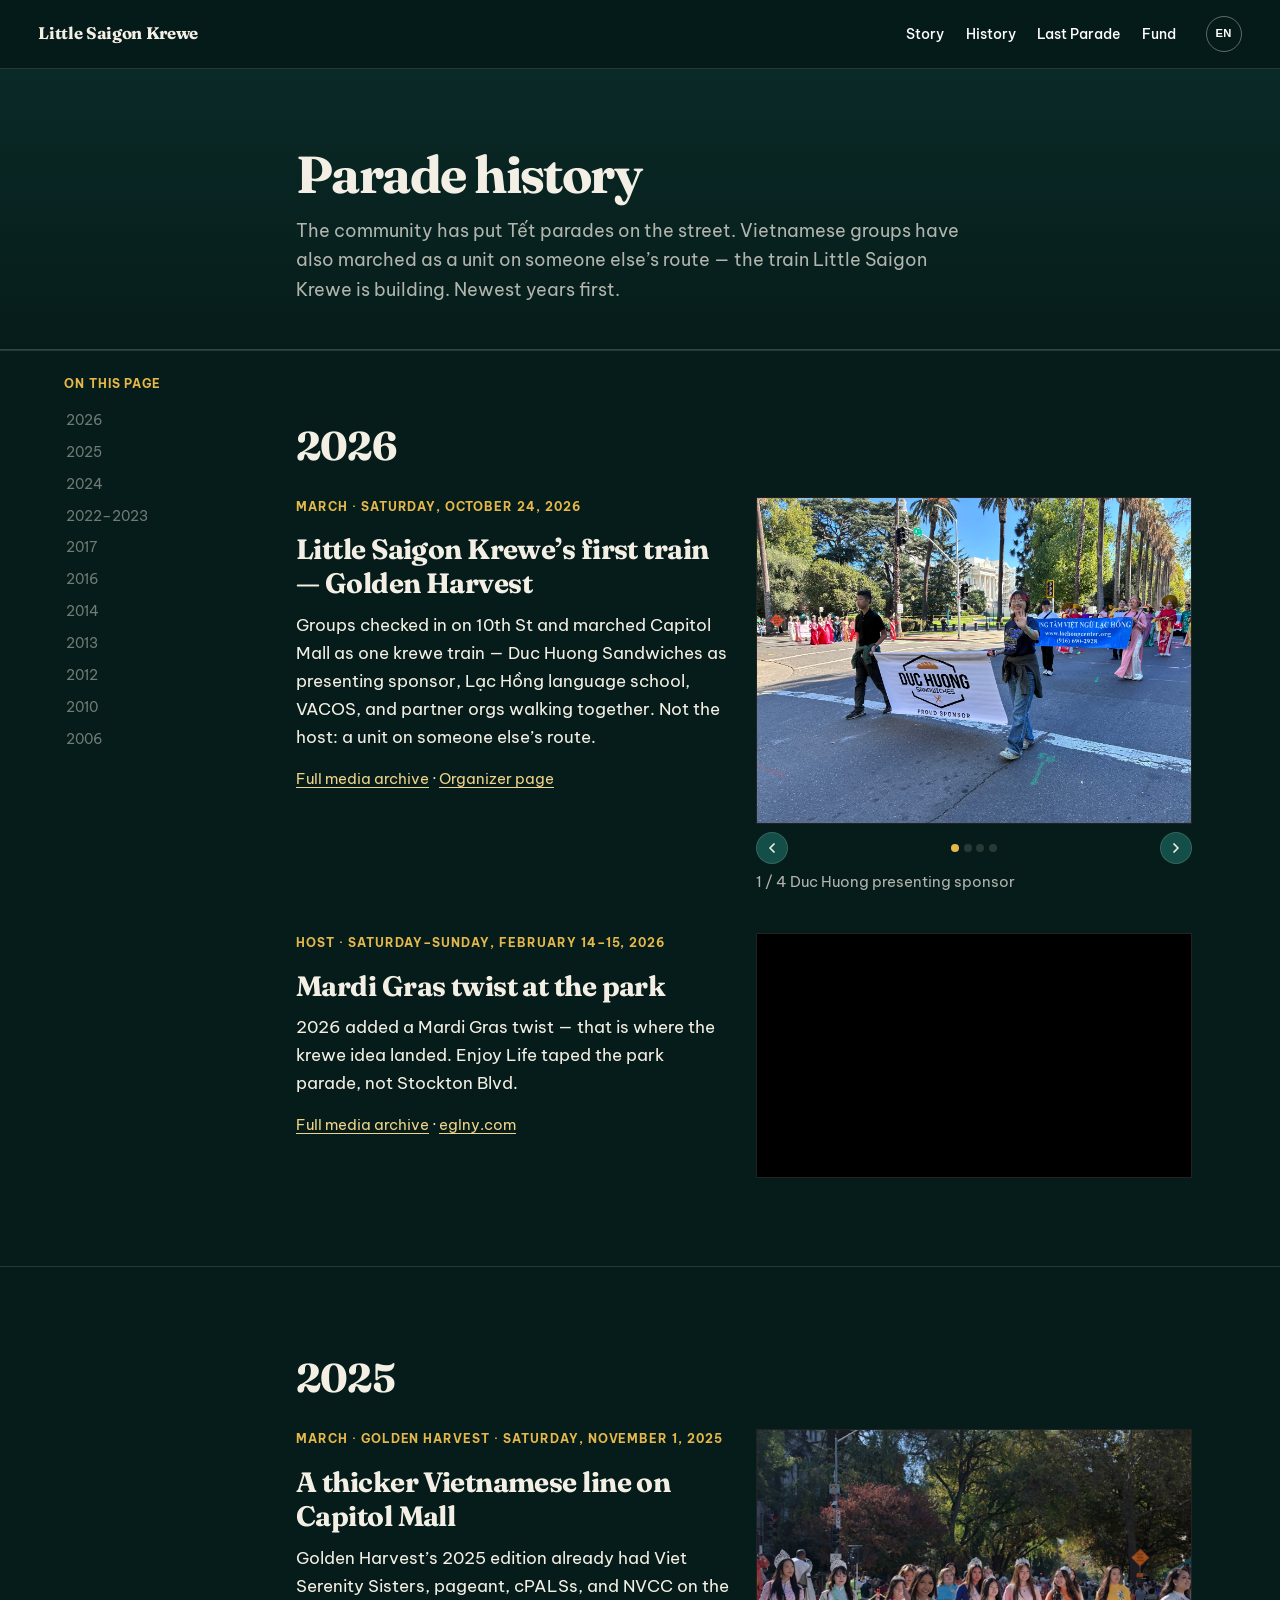
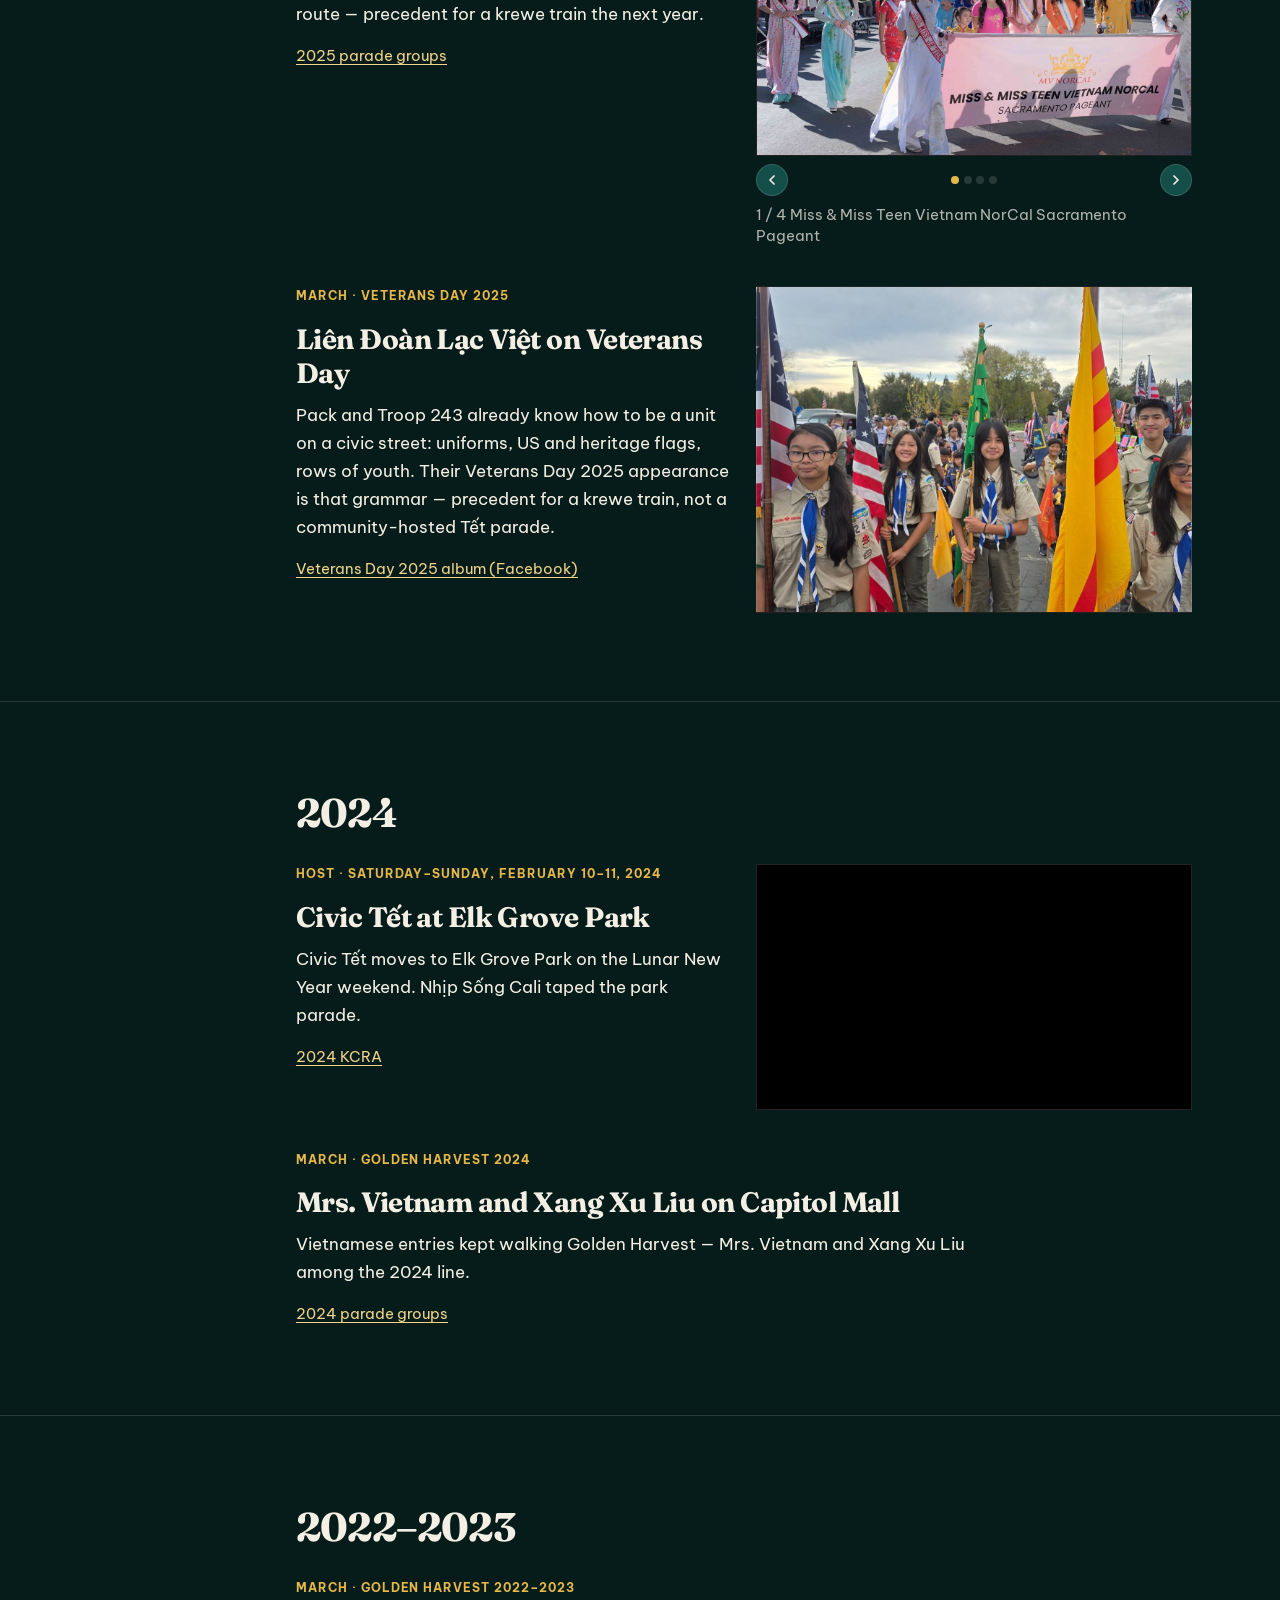
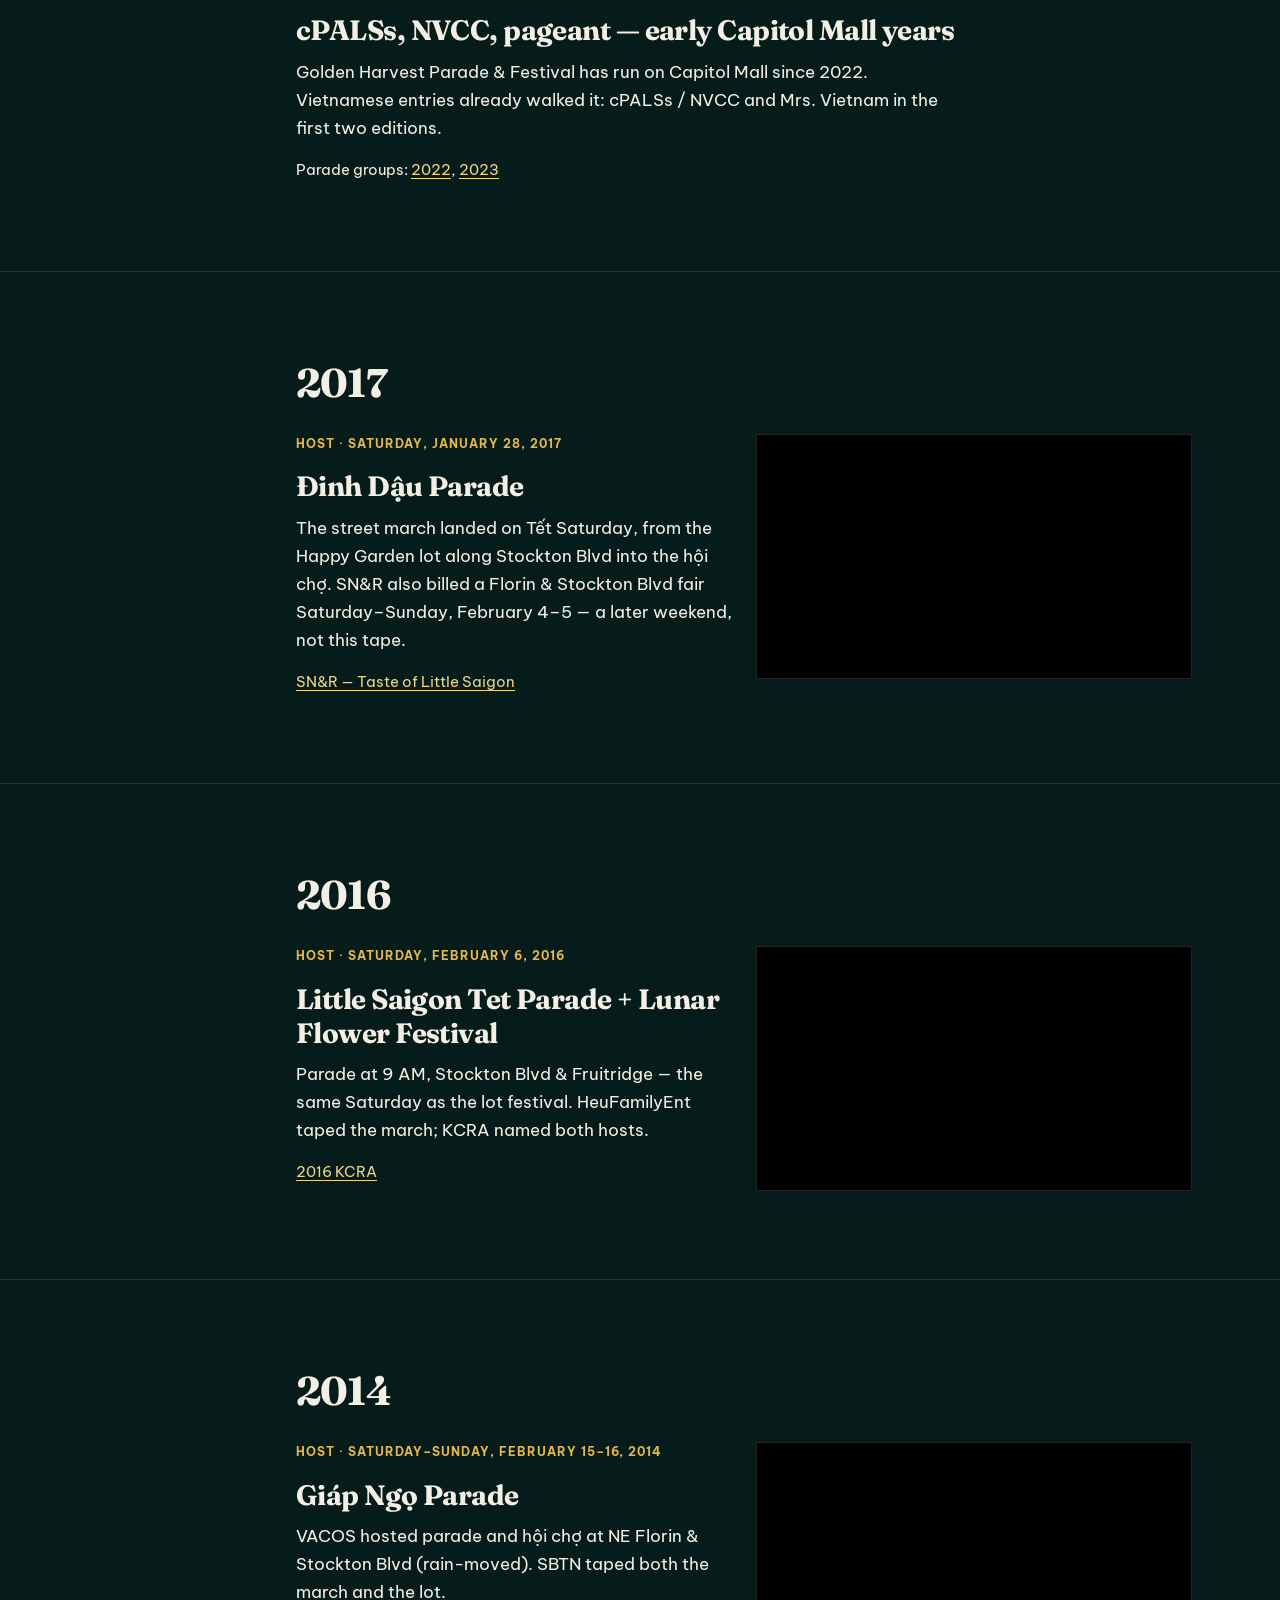
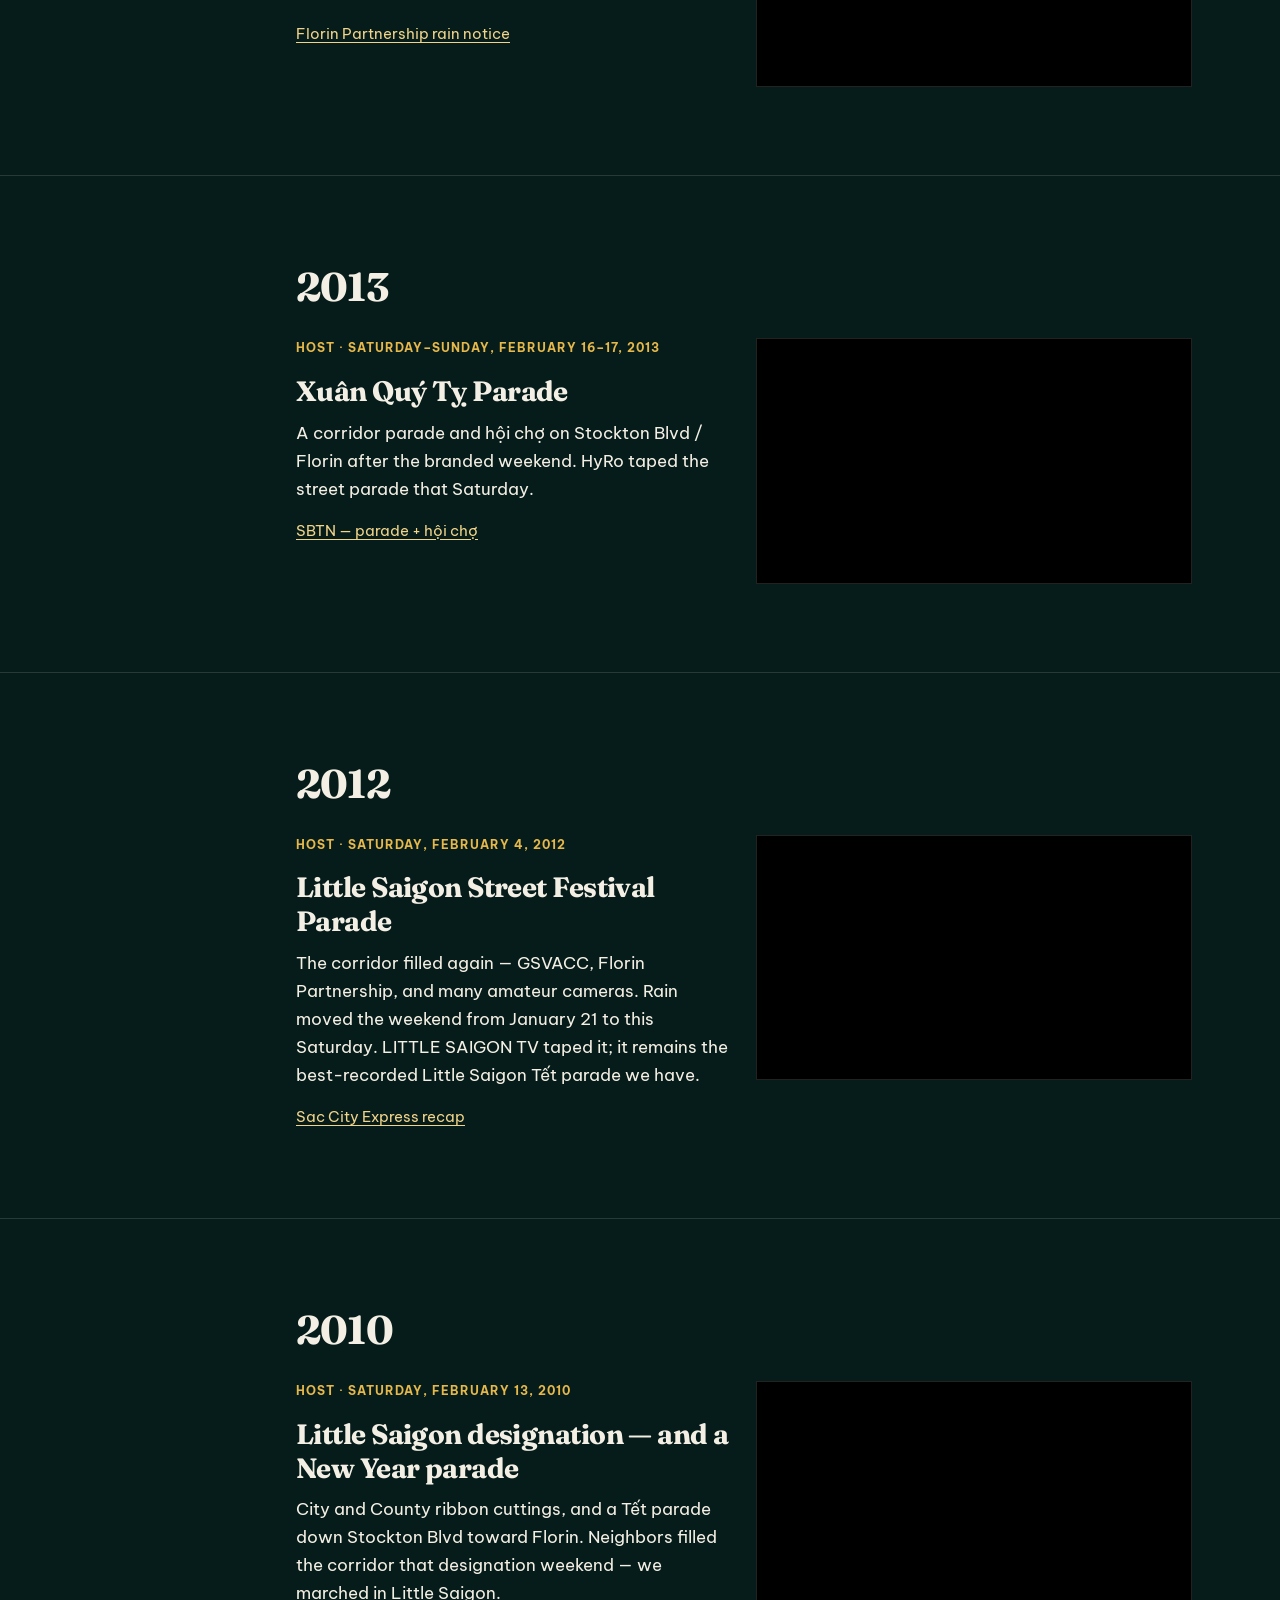
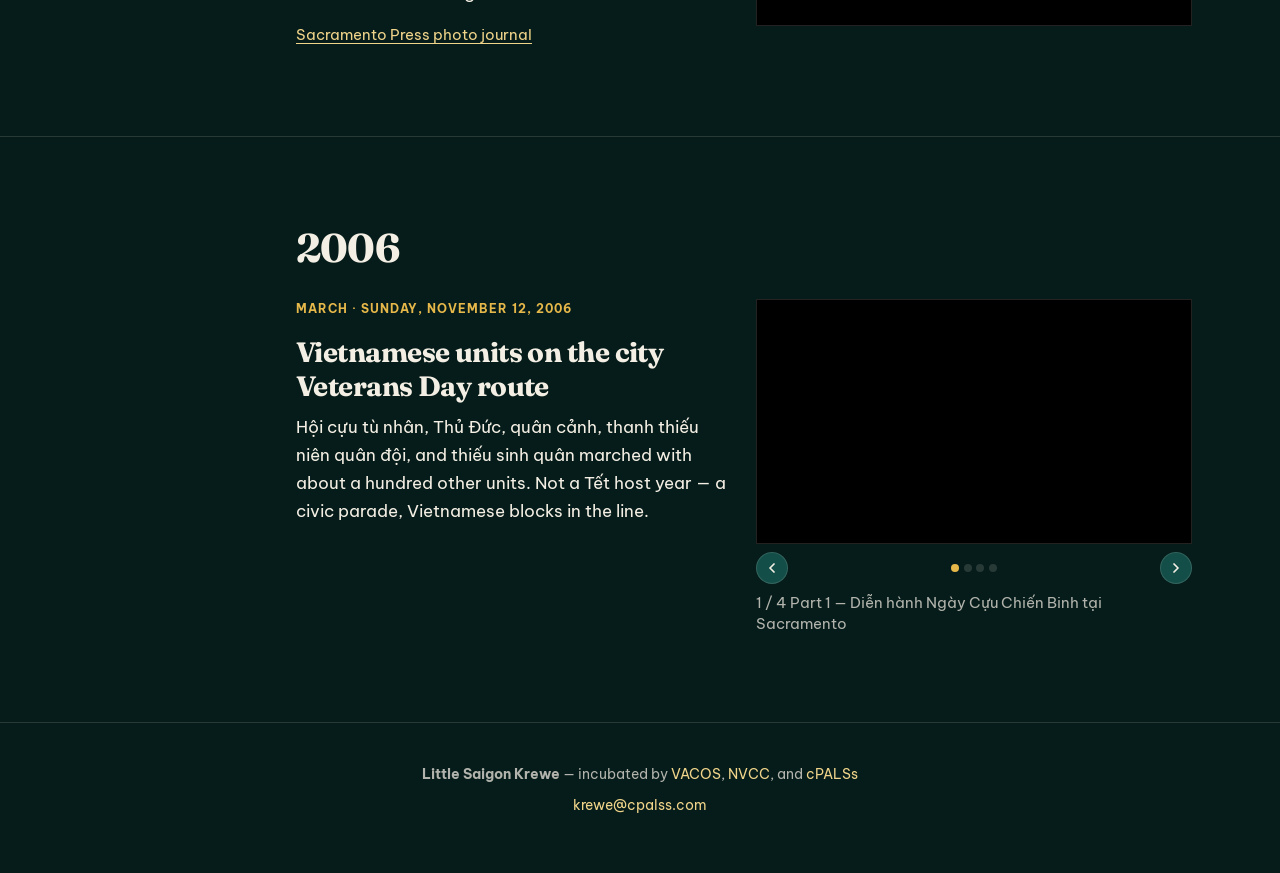
<file: history/index.html>
<!DOCTYPE html>
<html lang="en">
<head>
  <meta charset="UTF-8" />
  <!-- Google tag (gtag.js) -->
  <script async src="https://www.googletagmanager.com/gtag/js?id=G-5C6ZWSH9JD"></script>
  <script src="/analytics.js"></script>
  <script>
    (function () {
      try {
        var saved = localStorage.getItem("lsk-lang");
        if (saved === "vi" || saved === "en") {
          document.documentElement.lang = saved;
          return;
        }
        var list = navigator.languages && navigator.languages.length
          ? navigator.languages
          : [navigator.language];
        for (var i = 0; i < list.length; i++) {
          if (String(list[i] || "").toLowerCase().indexOf("vi") === 0) {
            document.documentElement.lang = "vi";
            return;
          }
        }
      } catch (e) {}
    })();
  </script>
  <meta name="viewport" content="width=device-width, initial-scale=1" />
  <title>Parade history — Little Saigon Krewe</title>
  <meta name="description" content="Tết parades the community put on the street, and Vietnamese groups marching as a unit on someone else’s route — Greater Sacramento." />
  <link rel="canonical" href="https://krewe.cpalss.com/history/" />
  <meta property="og:title" content="Parade history — Little Saigon Krewe" />
  <meta property="og:description" content="2010 Stockton Blvd, 2012 Little Saigon weekend, Elk Grove Park, Veterans Day, Golden Harvest — parades we hosted, and units we marched in." />
  <meta property="og:type" content="website" />
  <meta property="og:url" content="https://krewe.cpalss.com/history/" />
  <meta property="og:image" content="https://krewe.cpalss.com/assets/og.jpg" />
  <meta name="twitter:card" content="summary_large_image" />
  <meta name="twitter:title" content="Parade history — Little Saigon Krewe" />
  <meta name="twitter:description" content="Tết parades we put on the street, and units we marched on civic routes." />
  <meta name="twitter:image" content="https://krewe.cpalss.com/assets/og.jpg" />
  <script src="/clean-urls.js"></script>
  <script>
    if ("scrollRestoration" in history) history.scrollRestoration = "manual";
  </script>
  <link rel="preconnect" href="https://fonts.googleapis.com" />
  <link rel="preconnect" href="https://fonts.gstatic.com" crossorigin />
  <link href="https://fonts.googleapis.com/css2?family=Be+Vietnam+Pro:wght@400;500;600;700&family=Fraunces:opsz,wght@9..144,500;9..144,700&display=swap" rel="stylesheet" />
  <link rel="stylesheet" href="/site.css" />
</head>
<body class="page-inner" data-page="history">
  <a class="skip-link" href="#main" data-i18n="nav.skip">Skip to content</a>

  <header class="site-header">
    <nav class="site-nav" id="site-nav" aria-label="Site" data-i18n-aria="nav.site">
      <div class="site-nav-bar">
        <a class="wordmark" href="/">Little Saigon Krewe</a>
        <div class="site-nav-tools">
          <div class="lang-switch">
            <button type="button" class="lang-toggle" id="lang-toggle" data-i18n-aria="nav.switchLanguage" aria-label="Switch language">
              <span class="lang-code" aria-hidden="true">EN</span>
            </button>
          </div>
          <button type="button" class="nav-toggle" id="nav-toggle" aria-expanded="false" aria-controls="site-nav-drawer">
            <span class="nav-toggle-bars" aria-hidden="true"><span></span><span></span><span></span></span>
            <span class="sr-only" data-i18n="nav.openMenu">Open menu</span>
          </button>
        </div>
      </div>
      <div class="site-nav-backdrop" hidden aria-hidden="true"></div>
      <div id="site-nav-drawer" class="site-nav-drawer" aria-hidden="true">
        <div class="site-nav-links">
          <a href="/" data-i18n="nav.story">Story</a>
          <a href="/history/" aria-current="page" data-i18n="nav.history">History</a>
          <a href="/media/golden-harvest-2026/" data-i18n="nav.goldenHarvest">Last Parade</a>
          <a href="/fund/" data-i18n="nav.fund">Fund</a>
        </div>
      </div>
    </nav>
  </header>

  <main id="main">
    <header class="page-banner">
      <p class="hero-kicker" id="history-kicker"></p>
      <h1 id="history-headline">Parade history</h1>
      <p class="section-lead" id="history-lead"></p>
    </header>

    <div class="doc-layout">
      <nav class="toc" id="history-toc" aria-label="On this page" data-i18n-aria="history.tocLabel">
        <p class="toc-label" data-i18n="history.tocLabel">On this page</p>
      </nav>

      <div class="doc-main" id="history-years"></div>
    </div>
  </main>

  <footer class="site-footer">
    <p><strong>Little Saigon Krewe</strong> — <span data-i18n="footer.incubated">incubated by</span> <a href="https://vacos.org/" rel="noopener noreferrer">VACOS</a>, <a href="https://www.facebook.com/norcalvietnamesechamber/" rel="noopener noreferrer">NVCC</a>, <span data-i18n="footer.and">and</span> <a href="https://www.cpalss.com" rel="noopener noreferrer">cPALSs</a></p>
    <p><a href="mailto:krewe@cpalss.com">krewe@cpalss.com</a></p>
  </footer>

  <script src="/doc-scroll.js" defer></script>
  <script src="/site.js" defer></script>
</body>
</html>
</file>
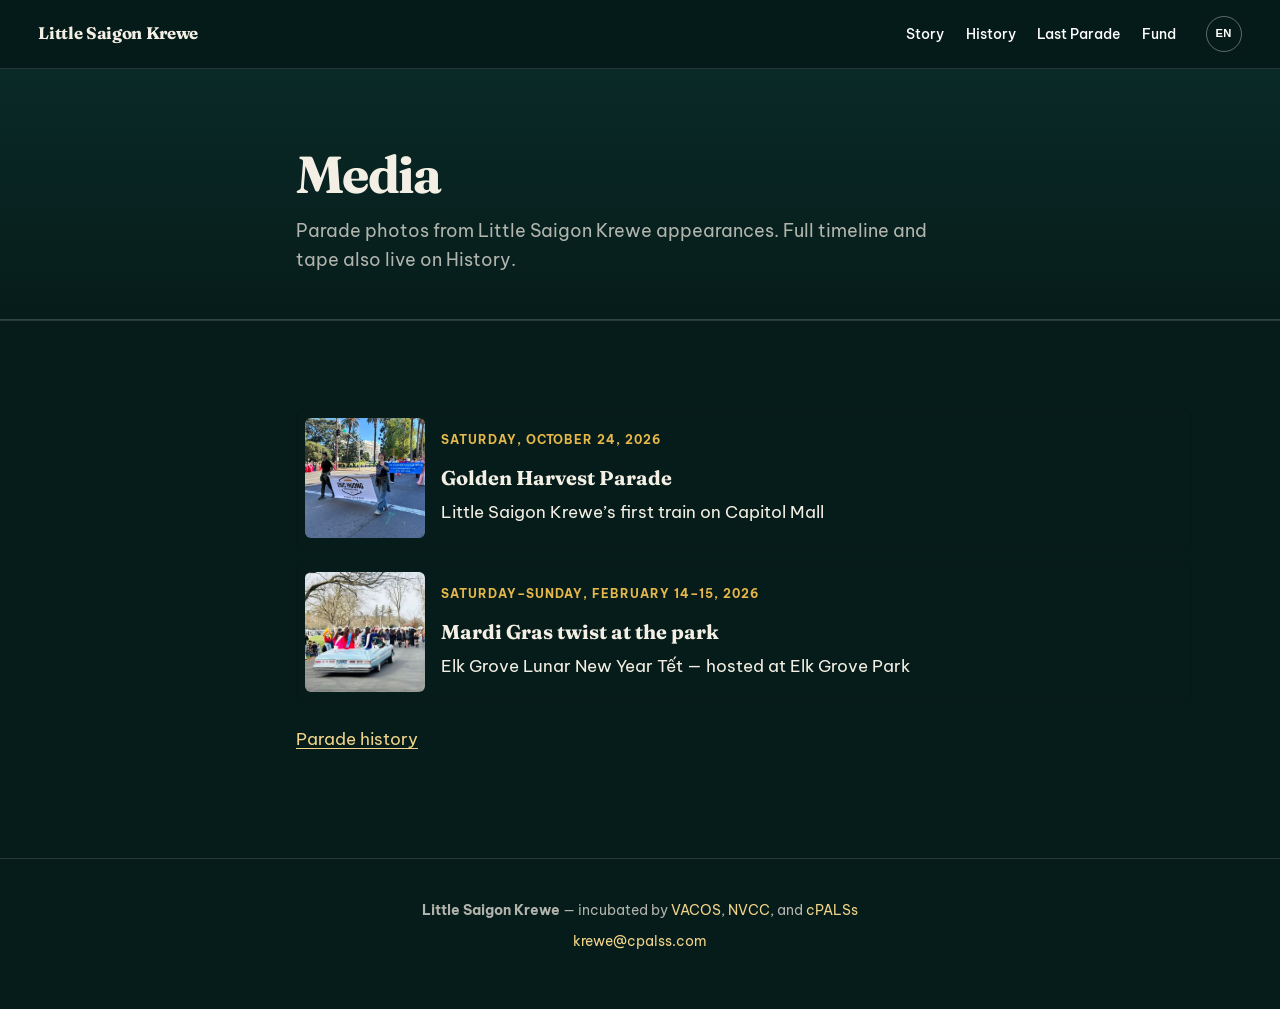
<file: media/index.html>
<!DOCTYPE html>
<html lang="en">
<head>
  <meta charset="UTF-8" />
  <!-- Google tag (gtag.js) -->
  <script async src="https://www.googletagmanager.com/gtag/js?id=G-5C6ZWSH9JD"></script>
  <script src="/analytics.js"></script>
  <script>
    (function () {
      try {
        var saved = localStorage.getItem("lsk-lang");
        if (saved === "vi" || saved === "en") {
          document.documentElement.lang = saved;
          return;
        }
        var list = navigator.languages && navigator.languages.length
          ? navigator.languages
          : [navigator.language];
        for (var i = 0; i < list.length; i++) {
          if (String(list[i] || "").toLowerCase().indexOf("vi") === 0) {
            document.documentElement.lang = "vi";
            return;
          }
        }
      } catch (e) {}
    })();
  </script>
  <meta name="viewport" content="width=device-width, initial-scale=1" />
  <title>Media — Little Saigon Krewe</title>
  <meta name="description" content="Media archives from Little Saigon Krewe parade appearances." />
  <link rel="canonical" href="https://krewe.cpalss.com/media/" />
  <meta property="og:title" content="Media — Little Saigon Krewe" />
  <meta property="og:description" content="Media archives from Little Saigon Krewe parade appearances." />
  <meta property="og:type" content="website" />
  <meta property="og:url" content="https://krewe.cpalss.com/media/" />
  <meta property="og:image" content="https://krewe.cpalss.com/assets/og.jpg" />
  <script src="/clean-urls.js"></script>
  <link rel="preconnect" href="https://fonts.googleapis.com" />
  <link rel="preconnect" href="https://fonts.gstatic.com" crossorigin />
  <link href="https://fonts.googleapis.com/css2?family=Be+Vietnam+Pro:wght@400;500;600;700&family=Fraunces:opsz,wght@9..144,500;9..144,700&display=swap" rel="stylesheet" />
  <link rel="stylesheet" href="/site.css" />
</head>
<body class="page-inner" data-page="media-hub">
  <a class="skip-link" href="#main" data-i18n="nav.skip">Skip to content</a>

  <header class="site-header">
    <nav class="site-nav" id="site-nav" aria-label="Site" data-i18n-aria="nav.site">
      <div class="site-nav-bar">
        <a class="wordmark" href="/">Little Saigon Krewe</a>
        <div class="site-nav-tools">
          <div class="lang-switch">
            <button type="button" class="lang-toggle" id="lang-toggle" data-i18n-aria="nav.switchLanguage" aria-label="Switch language">
              <span class="lang-code" aria-hidden="true">EN</span>
            </button>
          </div>
          <button type="button" class="nav-toggle" id="nav-toggle" aria-expanded="false" aria-controls="site-nav-drawer">
            <span class="nav-toggle-bars" aria-hidden="true"><span></span><span></span><span></span></span>
            <span class="sr-only" data-i18n="nav.openMenu">Open menu</span>
          </button>
        </div>
      </div>
      <div class="site-nav-backdrop" hidden aria-hidden="true"></div>
      <div id="site-nav-drawer" class="site-nav-drawer" aria-hidden="true">
        <div class="site-nav-links">
          <a href="/" data-i18n="nav.story">Story</a>
          <a href="/history/" data-i18n="nav.history">History</a>
          <a href="/media/golden-harvest-2026/" data-i18n="nav.goldenHarvest">Last Parade</a>
          <a href="/fund/" data-i18n="nav.fund">Fund</a>
        </div>
      </div>
    </nav>
  </header>

  <main id="main">
    <header class="page-banner">
      <p class="hero-kicker" data-i18n="mediaHub.kicker">Media archives</p>
      <h1 data-i18n="mediaHub.headline">Media</h1>
      <p class="section-lead" data-i18n="mediaHub.lead">Parade photos from Little Saigon Krewe appearances. Full timeline and tape also live on History.</p>
    </header>

    <section class="section">
      <div class="section-inner">
        <ul class="media-hub-list">
          <li>
            <a class="media-hub-card" href="/media/golden-harvest-2026/">
              <span class="media-hub-card-thumb" style="background-image: url('/assets/golden-harvest-2026/2026-golden_harvest-001-thumb.jpg')" aria-hidden="true"></span>
              <span class="media-hub-card-copy">
                <span class="story-kicker">Saturday, October 24, 2026</span>
                <strong data-i18n="mediaHub.gh2026Title">Golden Harvest Parade</strong>
                <span data-i18n="mediaHub.gh2026Blurb">Little Saigon Krewe’s first train on Capitol Mall</span>
              </span>
            </a>
          </li>
          <li>
            <a class="media-hub-card" href="/media/eglny-2026/">
              <span class="media-hub-card-thumb" style="background-image: url('/assets/eglny-2026/2026-eglny-03-car-thumb.jpg')" aria-hidden="true"></span>
              <span class="media-hub-card-copy">
                <span class="story-kicker">Saturday–Sunday, February 14–15, 2026</span>
                <strong data-i18n="mediaHub.eglny2026Title">Mardi Gras twist at the park</strong>
                <span data-i18n="mediaHub.eglny2026Blurb">Elk Grove Lunar New Year Tết — hosted at Elk Grove Park</span>
              </span>
            </a>
          </li>
        </ul>
        <p class="media-hub-history">
          <a href="/history/" data-i18n="mediaHub.historyLink">Parade history</a>
        </p>
      </div>
    </section>
  </main>

  <footer class="site-footer">
    <p><strong>Little Saigon Krewe</strong> — <span data-i18n="footer.incubated">incubated by</span> <a href="https://vacos.org/" rel="noopener noreferrer">VACOS</a>, <a href="https://www.facebook.com/norcalvietnamesechamber/" rel="noopener noreferrer">NVCC</a>, <span data-i18n="footer.and">and</span> <a href="https://www.cpalss.com" rel="noopener noreferrer">cPALSs</a></p>
    <p><a href="mailto:krewe@cpalss.com">krewe@cpalss.com</a></p>
  </footer>

  <script src="/site.js" defer></script>
</body>
</html>
</file>
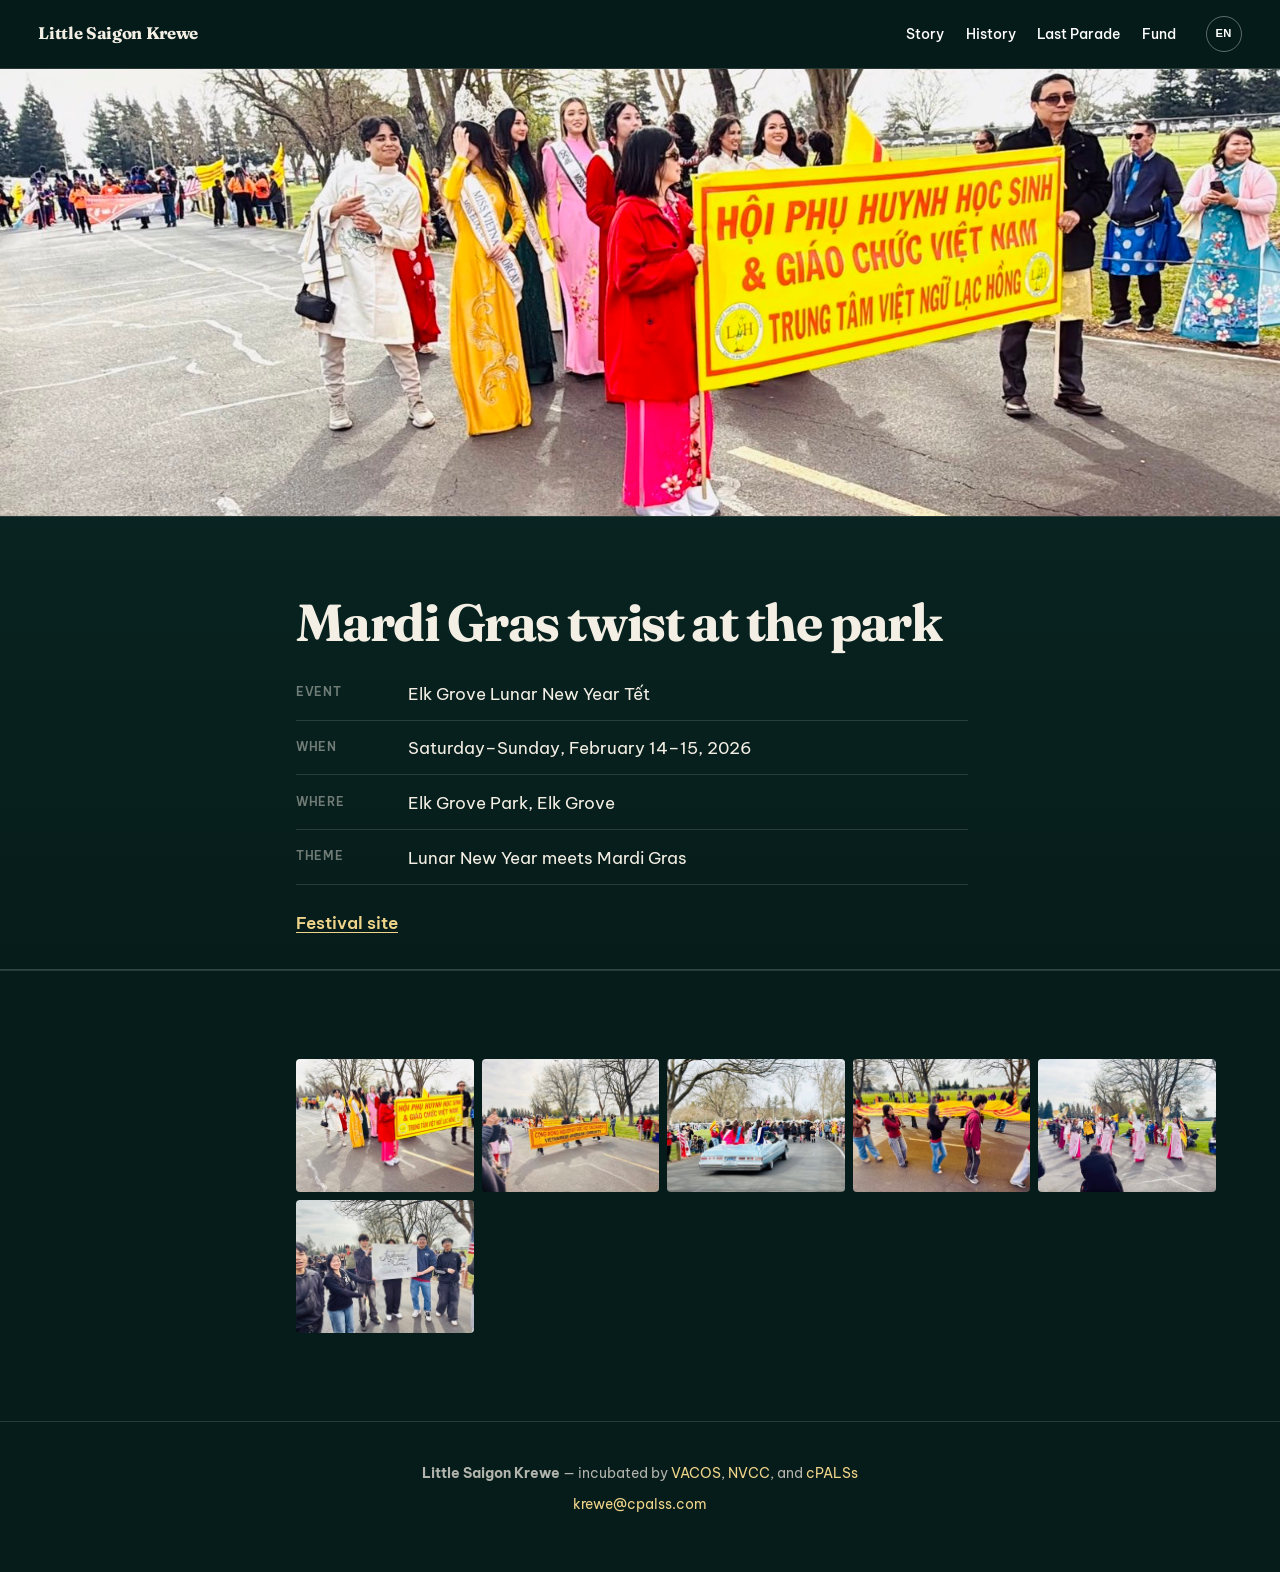
<file: media/eglny-2026/index.html>
<!DOCTYPE html>
<html lang="en">
<head>
  <meta charset="UTF-8" />
  <!-- Google tag (gtag.js) -->
  <script async src="https://www.googletagmanager.com/gtag/js?id=G-5C6ZWSH9JD"></script>
  <script src="/analytics.js"></script>
  <script>
    (function () {
      try {
        var saved = localStorage.getItem("lsk-lang");
        if (saved === "vi" || saved === "en") {
          document.documentElement.lang = saved;
          return;
        }
        var list = navigator.languages && navigator.languages.length
          ? navigator.languages
          : [navigator.language];
        for (var i = 0; i < list.length; i++) {
          if (String(list[i] || "").toLowerCase().indexOf("vi") === 0) {
            document.documentElement.lang = "vi";
            return;
          }
        }
      } catch (e) {}
    })();
  </script>
  <meta name="viewport" content="width=device-width, initial-scale=1" />
  <title>Elk Grove Lunar New Year 2026 photos — Little Saigon Krewe</title>
  <meta name="description" content="Media archive of the Elk Grove Lunar New Year Tết parade at Elk Grove Park — Saturday–Sunday, February 14–15, 2026." />
  <link rel="canonical" href="https://krewe.cpalss.com/media/eglny-2026/" />
  <meta property="og:title" content="Elk Grove Lunar New Year 2026 photos — Little Saigon Krewe" />
  <meta property="og:description" content="Media archive — Lunar New Year meets Mardi Gras at Elk Grove Park, February 14–15, 2026." />
  <meta property="og:type" content="website" />
  <meta property="og:url" content="https://krewe.cpalss.com/media/eglny-2026/" />
  <meta property="og:image" content="https://krewe.cpalss.com/assets/eglny-2026/2026-eglny-01-signs.jpg" />
  <meta name="twitter:card" content="summary_large_image" />
  <meta name="twitter:title" content="Elk Grove Lunar New Year 2026 photos — Little Saigon Krewe" />
  <meta name="twitter:description" content="Media archive of the Elk Grove Lunar New Year Tết parade at Elk Grove Park." />
  <meta name="twitter:image" content="https://krewe.cpalss.com/assets/eglny-2026/2026-eglny-01-signs.jpg" />
  <script src="/clean-urls.js"></script>
  <script>
    if ("scrollRestoration" in history) history.scrollRestoration = "manual";
  </script>
  <link rel="preconnect" href="https://fonts.googleapis.com" />
  <link rel="preconnect" href="https://fonts.gstatic.com" crossorigin />
  <link href="https://fonts.googleapis.com/css2?family=Be+Vietnam+Pro:wght@400;500;600;700&family=Fraunces:opsz,wght@9..144,500;9..144,700&display=swap" rel="stylesheet" />
  <link rel="stylesheet" href="/site.css" />
</head>
<body
  class="page-inner"
  data-page="gallery"
  data-media="/data/media/eglny-2026.json"
  data-gallery-i18n="eglny2026"
>
  <a class="skip-link" href="#main" data-i18n="nav.skip">Skip to content</a>

  <header class="site-header">
    <nav class="site-nav" id="site-nav" aria-label="Site" data-i18n-aria="nav.site">
      <div class="site-nav-bar">
        <a class="wordmark" href="/">Little Saigon Krewe</a>
        <div class="site-nav-tools">
          <div class="lang-switch">
            <button type="button" class="lang-toggle" id="lang-toggle" data-i18n-aria="nav.switchLanguage" aria-label="Switch language">
              <span class="lang-code" aria-hidden="true">EN</span>
            </button>
          </div>
          <button type="button" class="nav-toggle" id="nav-toggle" aria-expanded="false" aria-controls="site-nav-drawer">
            <span class="nav-toggle-bars" aria-hidden="true"><span></span><span></span><span></span></span>
            <span class="sr-only" data-i18n="nav.openMenu">Open menu</span>
          </button>
        </div>
      </div>
      <div class="site-nav-backdrop" hidden aria-hidden="true"></div>
      <div id="site-nav-drawer" class="site-nav-drawer" aria-hidden="true">
        <div class="site-nav-links">
          <a href="/" data-i18n="nav.story">Story</a>
          <a href="/history/" data-i18n="nav.history">History</a>
          <a href="/media/golden-harvest-2026/" data-i18n="nav.goldenHarvest">Last Parade</a>
          <a href="/fund/" data-i18n="nav.fund">Fund</a>
        </div>
      </div>
    </nav>
  </header>

  <main id="main">
    <header class="page-banner page-banner--media">
      <figure class="gallery-page-hero">
        <img
          id="gallery-hero-img"
          src="/assets/eglny-2026/2026-eglny-01-signs.jpg"
          alt="Language school banner and pageant sashes in the Elk Grove Lunar New Year parade"
          width="1920"
          height="1080"
          fetchpriority="high"
        />
      </figure>
      <div class="page-banner-body">
        <p class="hero-kicker" id="gallery-kicker"></p>
        <h1 id="gallery-headline">Mardi Gras twist at the park</h1>
        <dl class="event-facts gallery-event-facts" id="gallery-event-facts"></dl>
        <p class="gallery-officer-link">
          <a id="gallery-officer" href="https://eglny.com" rel="noopener noreferrer">Festival site</a>
        </p>
      </div>
    </header>

    <section class="section section-gallery">
      <div class="section-inner">
        <div class="photo-gallery" id="photo-gallery" role="list" aria-label="Parade photos"></div>
      </div>
    </section>
  </main>

  <footer class="site-footer">
    <p><strong>Little Saigon Krewe</strong> — <span data-i18n="footer.incubated">incubated by</span> <a href="https://vacos.org/" rel="noopener noreferrer">VACOS</a>, <a href="https://www.facebook.com/norcalvietnamesechamber/" rel="noopener noreferrer">NVCC</a>, <span data-i18n="footer.and">and</span> <a href="https://www.cpalss.com" rel="noopener noreferrer">cPALSs</a></p>
    <p><a href="mailto:krewe@cpalss.com">krewe@cpalss.com</a></p>
  </footer>

  <script src="/site.js" defer></script>
</body>
</html>
</file>
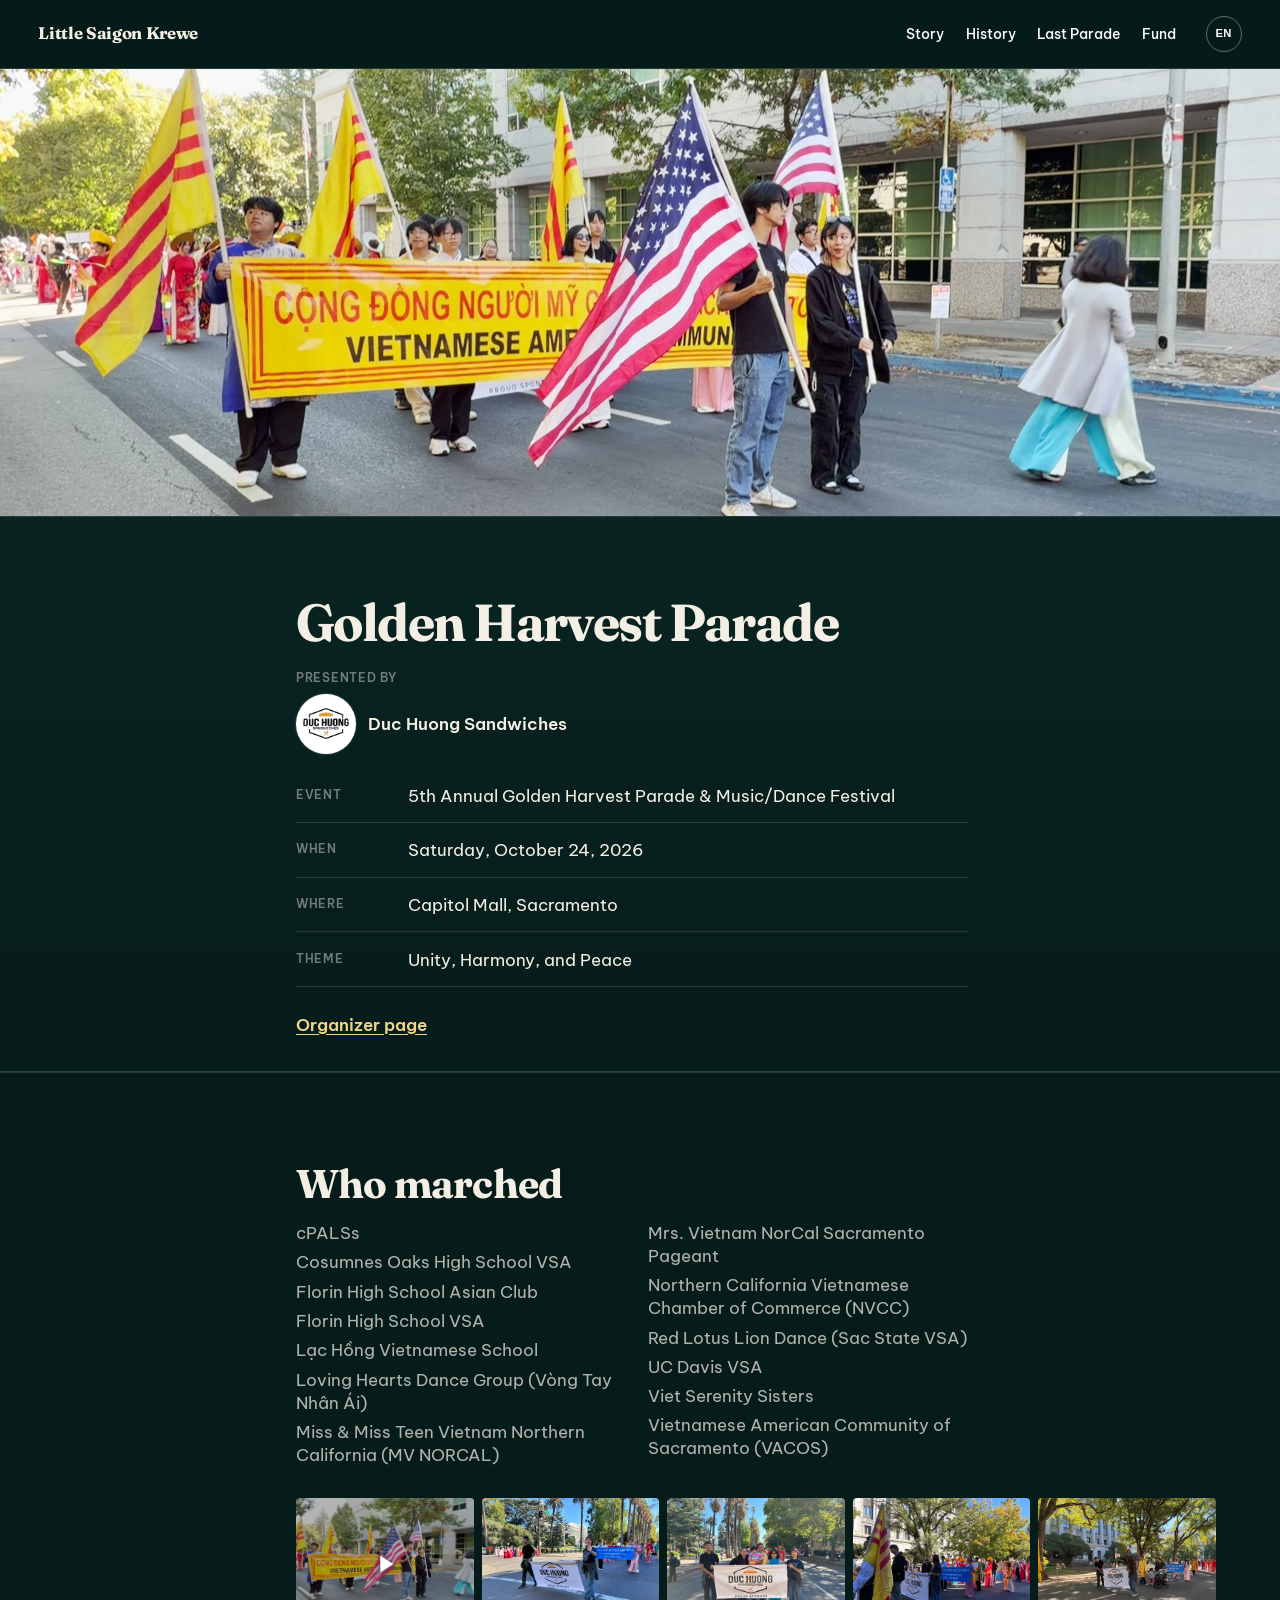
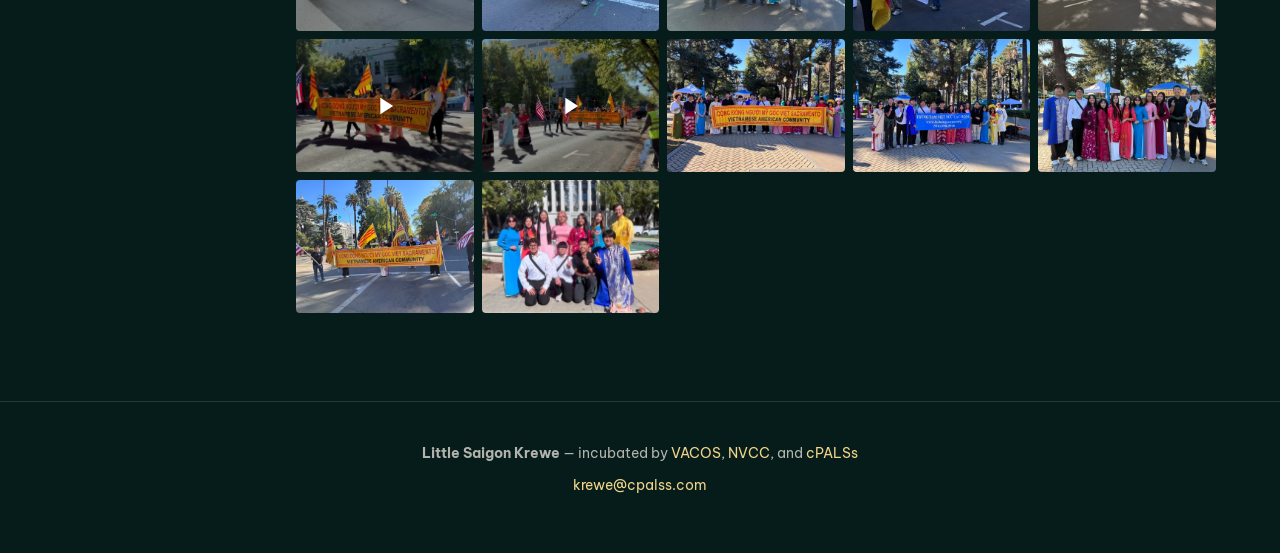
<file: media/golden-harvest-2026/index.html>
<!DOCTYPE html>
<html lang="en">
<head>
  <meta charset="UTF-8" />
  <!-- Google tag (gtag.js) -->
  <script async src="https://www.googletagmanager.com/gtag/js?id=G-5C6ZWSH9JD"></script>
  <script src="/analytics.js"></script>
  <script>
    (function () {
      try {
        var saved = localStorage.getItem("lsk-lang");
        if (saved === "vi" || saved === "en") {
          document.documentElement.lang = saved;
          return;
        }
        var list = navigator.languages && navigator.languages.length
          ? navigator.languages
          : [navigator.language];
        for (var i = 0; i < list.length; i++) {
          if (String(list[i] || "").toLowerCase().indexOf("vi") === 0) {
            document.documentElement.lang = "vi";
            return;
          }
        }
      } catch (e) {}
    })();
  </script>
  <meta name="viewport" content="width=device-width, initial-scale=1" />
  <title>Golden Harvest 2026 photos — Little Saigon Krewe</title>
  <meta name="description" content="Media archive of Little Saigon Krewe at the Golden Harvest Parade on Capitol Mall — Saturday, October 24, 2026." />
  <link rel="canonical" href="https://krewe.cpalss.com/media/golden-harvest-2026/" />
  <meta property="og:title" content="Golden Harvest 2026 photos — Little Saigon Krewe" />
  <meta property="og:description" content="Media archive — Little Saigon Krewe at the 5th Annual Golden Harvest Parade on Capitol Mall, Saturday, October 24, 2026." />
  <meta property="og:type" content="website" />
  <meta property="og:url" content="https://krewe.cpalss.com/media/golden-harvest-2026/" />
  <meta property="og:image" content="https://krewe.cpalss.com/assets/golden-harvest-2026/hero-poster.jpg" />
  <meta name="twitter:card" content="summary_large_image" />
  <meta name="twitter:title" content="Golden Harvest 2026 photos — Little Saigon Krewe" />
  <meta name="twitter:description" content="Media archive of Little Saigon Krewe at Golden Harvest on Capitol Mall." />
  <meta name="twitter:image" content="https://krewe.cpalss.com/assets/golden-harvest-2026/hero-poster.jpg" />
  <script src="/clean-urls.js"></script>
  <script>
    if ("scrollRestoration" in history) history.scrollRestoration = "manual";
  </script>
  <link rel="preconnect" href="https://fonts.googleapis.com" />
  <link rel="preconnect" href="https://fonts.gstatic.com" crossorigin />
  <link href="https://fonts.googleapis.com/css2?family=Be+Vietnam+Pro:wght@400;500;600;700&family=Fraunces:opsz,wght@9..144,500;9..144,700&display=swap" rel="stylesheet" />
  <link rel="stylesheet" href="/site.css" />
</head>
<body class="page-inner" data-page="gallery" data-media="/data/media/golden-harvest-2026.json">
  <a class="skip-link" href="#main" data-i18n="nav.skip">Skip to content</a>

  <header class="site-header">
    <nav class="site-nav" id="site-nav" aria-label="Site" data-i18n-aria="nav.site">
      <div class="site-nav-bar">
        <a class="wordmark" href="/">Little Saigon Krewe</a>
        <div class="site-nav-tools">
          <div class="lang-switch">
            <button type="button" class="lang-toggle" id="lang-toggle" data-i18n-aria="nav.switchLanguage" aria-label="Switch language">
              <span class="lang-code" aria-hidden="true">EN</span>
            </button>
          </div>
          <button type="button" class="nav-toggle" id="nav-toggle" aria-expanded="false" aria-controls="site-nav-drawer">
            <span class="nav-toggle-bars" aria-hidden="true"><span></span><span></span><span></span></span>
            <span class="sr-only" data-i18n="nav.openMenu">Open menu</span>
          </button>
        </div>
      </div>
      <div class="site-nav-backdrop" hidden aria-hidden="true"></div>
      <div id="site-nav-drawer" class="site-nav-drawer" aria-hidden="true">
        <div class="site-nav-links">
          <a href="/" data-i18n="nav.story">Story</a>
          <a href="/history/" data-i18n="nav.history">History</a>
          <a href="/media/golden-harvest-2026/" aria-current="page" data-i18n="nav.goldenHarvest">Last Parade</a>
          <a href="/fund/" data-i18n="nav.fund">Fund</a>
        </div>
      </div>
    </nav>
  </header>

  <main id="main">
    <header class="page-banner page-banner--media">
      <figure class="gallery-page-hero">
        <img
          id="gallery-hero-img"
          src="/assets/golden-harvest-2026/hero-poster.jpg"
          alt="Little Saigon Krewe marching Golden Harvest with the VACOS banner and heritage flags on Capitol Mall"
          width="1920"
          height="1080"
          fetchpriority="high"
        />
      </figure>
      <div class="page-banner-body">
        <p class="hero-kicker" id="gallery-kicker"></p>
        <h1 id="gallery-headline">Golden Harvest Parade</h1>
        <div class="gallery-presented-by" id="gallery-presented-by" hidden>
          <span class="gallery-presented-by-label" id="gallery-presented-label"></span>
          <p class="gallery-presented-by-row">
            <img class="gallery-sponsor-logo" id="gallery-sponsor-logo" alt="" width="56" height="56" decoding="async" />
            <span id="gallery-sponsor-name"></span>
          </p>
        </div>
        <dl class="event-facts gallery-event-facts" id="gallery-event-facts"></dl>
        <p class="gallery-officer-link">
          <a id="gallery-officer" href="/golden-harvest/" data-i18n="gallery.officerCta">Organizer page</a>
        </p>
      </div>
    </header>

    <section class="section section-gallery">
      <div class="section-inner">
        <div class="gallery-orgs" id="gallery-orgs-wrap" hidden>
          <h2 class="gallery-orgs-heading" id="gallery-orgs-title"></h2>
          <ul class="gallery-orgs-list" id="gallery-orgs"></ul>
        </div>
        <div class="photo-gallery" id="photo-gallery" role="list" aria-label="Parade photos"></div>
      </div>
    </section>
  </main>

  <footer class="site-footer">
    <p><strong>Little Saigon Krewe</strong> — <span data-i18n="footer.incubated">incubated by</span> <a href="https://vacos.org/" rel="noopener noreferrer">VACOS</a>, <a href="https://www.facebook.com/norcalvietnamesechamber/" rel="noopener noreferrer">NVCC</a>, <span data-i18n="footer.and">and</span> <a href="https://www.cpalss.com" rel="noopener noreferrer">cPALSs</a></p>
    <p><a href="mailto:krewe@cpalss.com">krewe@cpalss.com</a></p>
  </footer>

  <script src="/site.js" defer></script>
</body>
</html>
</file>
<file: site.css>
:root {
  --ink: #f4efe4;
  --ink-muted: rgba(244, 239, 228, 0.72);
  --ink-faint: rgba(244, 239, 228, 0.45);
  --jade: #0a2f2c;
  --jade-deep: #061c1a;
  --jade-mid: #134e48;
  --gold: #e6b84a;
  --gold-soft: #f0d48a;
  --amber: #c45c26;
  --line: rgba(244, 239, 228, 0.14);
  --font-display: "Fraunces", Georgia, serif;
  --font-body: "Be Vietnam Pro", "Helvetica Neue", sans-serif;
  --space: clamp(1.25rem, 3vw, 2.5rem);
  --max: 42rem;
  --max-wide: 56rem;
  --toc-col: 12rem;
  --toc-gap: 2.5rem;
}

*,
*::before,
*::after {
  box-sizing: border-box;
}

html {
  scroll-behavior: smooth;
  scroll-padding-top: 1.5rem;
}

@media (max-width: 1099px) {
  body.is-past-hero {
    scroll-padding-top: 4.5rem;
  }
}

body {
  margin: 0;
  font-family: var(--font-body);
  font-size: 1.0625rem;
  line-height: 1.65;
  color: var(--ink);
  background: var(--jade-deep);
  -webkit-font-smoothing: antialiased;
}

img {
  max-width: 100%;
  display: block;
}

a {
  color: var(--gold-soft);
  text-underline-offset: 0.18em;
}

a:hover {
  color: var(--gold);
}

.skip-link {
  position: absolute;
  left: 1rem;
  top: -4rem;
  z-index: 100;
  padding: 0.5rem 0.75rem;
  background: var(--gold);
  color: var(--jade-deep);
  font-weight: 600;
  text-decoration: none;
}

.skip-link:focus {
  top: 1rem;
}

.sr-only {
  position: absolute;
  width: 1px;
  height: 1px;
  padding: 0;
  margin: -1px;
  overflow: hidden;
  clip: rect(0, 0, 0, 0);
  white-space: nowrap;
  border: 0;
}

/* —— Header: desktop link row; EGLNY-style hamburger below 880px —— */
.site-header {
  position: absolute;
  inset: 0 0 auto;
  z-index: 40;
  padding: 1.25rem var(--space);
  background: transparent;
  border-bottom: none;
}

.site-nav {
  position: relative;
  z-index: 40;
  display: flex;
  align-items: center;
  justify-content: space-between;
  gap: 0.75rem 1.5rem;
}

.wordmark {
  font-family: var(--font-display);
  font-weight: 700;
  font-size: 1.05rem;
  letter-spacing: -0.02em;
  color: var(--ink);
  text-decoration: none;
  position: relative;
  z-index: 2;
}

.nav-toggle {
  display: none;
  align-items: center;
  justify-content: center;
  width: 2.5rem;
  height: 2.5rem;
  margin: 0;
  padding: 0;
  border: 1px solid var(--line);
  border-radius: 0.35rem;
  background: rgba(10, 47, 44, 0.6);
  color: var(--ink);
  cursor: pointer;
}

.nav-toggle:hover {
  border-color: rgba(230, 184, 74, 0.45);
}

.nav-toggle-bars {
  display: flex;
  flex-direction: column;
  justify-content: center;
  gap: 5px;
  width: 18px;
}

.nav-toggle-bars span {
  display: block;
  height: 2px;
  border-radius: 1px;
  background: currentColor;
  transition: transform 0.2s ease, opacity 0.2s ease;
}

.site-nav.is-open .nav-toggle-bars span:nth-child(1) {
  transform: translateY(7px) rotate(45deg);
}

.site-nav.is-open .nav-toggle-bars span:nth-child(2) {
  opacity: 0;
}

.site-nav.is-open .nav-toggle-bars span:nth-child(3) {
  transform: translateY(-7px) rotate(-45deg);
}

.site-nav-backdrop {
  display: none;
}

.site-nav-bar,
.site-nav-drawer {
  display: contents;
}

.site-nav-tools {
  display: flex;
  align-items: center;
  gap: 0.4rem;
  order: 3;
}

.wordmark {
  order: 1;
}

.site-nav-links {
  order: 2;
}

.lang-switch {
  position: relative;
}

.lang-toggle {
  display: inline-flex;
  align-items: center;
  justify-content: center;
  width: 2.25rem;
  height: 2.25rem;
  margin: 0;
  padding: 0;
  border: 1px solid rgba(255, 255, 255, 0.35);
  border-radius: 50%;
  background: transparent;
  color: #fff;
  cursor: pointer;
}

.lang-toggle:hover {
  border-color: var(--gold);
  color: var(--gold);
}

.lang-code {
  display: block;
  font-size: 0.7rem;
  font-weight: 700;
  letter-spacing: 0.04em;
  line-height: 1;
}

.site-nav-links {
  display: flex;
  flex-direction: row;
  flex-wrap: wrap;
  align-items: center;
  justify-content: flex-end;
  gap: 0.35rem 1.15rem;
  width: auto;
  max-width: none;
  padding: 0;
}

.site-nav-links a {
  display: block;
  padding: 0.2rem 0;
  color: var(--ink-muted);
  text-decoration: none;
  font-size: 0.875rem;
  font-weight: 500;
  line-height: 1.3;
  text-align: left;
  border-bottom: none;
}

.site-nav-links a[aria-current="page"] {
  color: var(--ink);
}

.site-nav-links a:hover,
.site-nav-links a.is-active {
  color: var(--ink);
}

@media (min-width: 880px) {
  .site-nav {
    justify-content: flex-start;
  }

  .site-nav-links {
    margin-left: auto;
  }

  .site-nav-tools {
    margin-left: 0.35rem;
  }

  .site-nav-links a,
  .site-nav-links a[aria-current="page"] {
    color: #fff;
  }

  .site-nav-links a:hover,
  .site-nav-links a.is-active {
    color: var(--gold);
  }
}

@media (max-width: 879px) {
  .site-nav {
    display: block;
  }

  .site-nav-bar {
    display: flex;
    position: relative;
    z-index: 103;
    align-items: center;
    justify-content: space-between;
    min-height: 2.5rem;
  }

  body[data-page="home"] .wordmark {
    display: none;
  }

  .wordmark {
    order: unset;
  }

  .site-nav-tools {
    margin-left: auto;
    order: unset;
  }

  .lang-toggle {
    width: 2.5rem;
    height: 2.5rem;
    border: 1px solid var(--line);
    background: rgba(10, 47, 44, 0.6);
    color: var(--ink);
  }

  .lang-toggle:hover {
    border-color: rgba(230, 184, 74, 0.45);
    color: var(--ink);
  }

  .lang-code {
    font-size: 0.72rem;
  }

  .nav-toggle {
    display: inline-flex;
    position: relative;
    z-index: 103;
    margin-left: 0;
  }

  .site-nav-backdrop {
    display: block;
    position: fixed;
    inset: 0;
    z-index: 101;
    border: 0;
    padding: 0;
    background: rgba(4, 15, 14, 0.55);
    cursor: pointer;
    opacity: 0;
    visibility: hidden;
    pointer-events: none;
    transition: opacity 0.22s ease, visibility 0.22s ease;
  }

  .site-nav.is-open .site-nav-backdrop {
    opacity: 1;
    visibility: visible;
    pointer-events: auto;
  }

  .site-nav-drawer {
    display: block;
    position: absolute;
    top: calc(100% + 0.65rem);
    left: calc(-1 * var(--space));
    right: calc(-1 * var(--space));
    z-index: 102;
    max-height: calc(100dvh - 4.5rem);
    overflow-y: auto;
    padding: 0.35rem var(--space) 0.75rem;
    background: rgba(6, 28, 26, 0.96);
    border-bottom: 1px solid var(--line);
    box-shadow: 0 16px 40px rgba(0, 0, 0, 0.28);
    transform: translateY(-0.5rem);
    opacity: 0;
    visibility: hidden;
    pointer-events: none;
    transition: opacity 0.22s ease, transform 0.22s ease, visibility 0.22s ease;
  }

  .site-nav.is-open .site-nav-drawer {
    transform: translateY(0);
    opacity: 1;
    visibility: visible;
    pointer-events: auto;
  }

  .site-nav-links {
    flex-direction: column;
    align-items: stretch;
    gap: 0;
    padding: 0;
  }

  .site-nav-links a {
    padding: 0.75rem 0.15rem;
    font-size: 0.9375rem;
    border-bottom: 1px solid var(--line);
  }

  .site-nav-links a:last-child {
    border-bottom: none;
  }

  body.nav-open {
    overflow: hidden;
  }
}

@media (max-width: 1099px) {
  body.is-past-hero .site-header {
    position: fixed;
    inset: 0 0 auto;
    padding: 0.85rem var(--space);
    background: rgba(6, 28, 26, 0.88);
    border-bottom: 1px solid var(--line);
    backdrop-filter: blur(12px);
    -webkit-backdrop-filter: blur(12px);
  }
}

/* —— Doc layout + sticky TOC (matches eglny / toy drive / GLF) —— */
.doc-layout {
  display: block;
}

.toc {
  display: none;
}

.toc-label {
  margin: 0 0 0.75rem;
  font-size: 0.72rem;
  font-weight: 700;
  letter-spacing: 0.08em;
  text-transform: uppercase;
  color: var(--gold);
}

.toc .toc-head {
  display: flex;
  align-items: center;
  justify-content: space-between;
  gap: 0.25rem;
  margin: 0 0 0.75rem;
}

.toc .toc-head .toc-label {
  margin: 0;
  flex: 1 1 auto;
  min-width: 0;
  white-space: nowrap;
}

.toc .toc-pager {
  display: flex;
  flex: 0 0 auto;
  align-items: center;
  gap: 0;
}

.toc .toc-pager[hidden] {
  display: none;
}

.toc .toc-page-btn {
  appearance: none;
  -webkit-appearance: none;
  display: inline-flex;
  align-items: center;
  justify-content: center;
  box-sizing: border-box;
  width: 1.35rem;
  height: 1.35rem;
  margin: 0;
  padding: 0;
  border: none;
  border-radius: 3px;
  background: transparent;
  color: var(--ink-faint);
  cursor: pointer;
  line-height: 1;
}

.toc .toc-page-btn:hover:not(:disabled) {
  color: var(--gold);
}

.toc .toc-page-btn:focus-visible {
  color: var(--gold);
  outline: 2px solid var(--gold);
  outline-offset: 1px;
}

.toc .toc-page-btn:disabled {
  opacity: 0.3;
  cursor: default;
}

.toc .is-toc-page-off {
  display: none !important;
}

.toc-link {
  display: block;
  padding: 0.45rem 0 0.45rem 0.65rem;
  margin-left: -0.65rem;
  color: var(--ink-faint);
  text-decoration: none;
  font-size: 0.875rem;
  line-height: 1.25;
  border-left: 2px solid transparent;
}

.toc-link:hover {
  color: var(--ink-muted);
}

.toc-link.is-active {
  color: var(--gold-soft);
  border-left-color: var(--gold);
  font-weight: 600;
}

.doc-main {
  min-width: 0;
}

.doc-main > .section {
  scroll-margin-top: 1.5rem;
}

@media (max-width: 1099px) {
  body.is-past-hero .doc-main > .section {
    scroll-margin-top: 4.5rem;
  }
}

/* —— Inner pages (officer / fund) —— */
body.page-inner {
  scroll-padding-top: 4.5rem;
}

body.page-inner .site-header {
  position: sticky;
  top: 0;
  align-items: center;
  background: rgba(6, 28, 26, 0.92);
  border-bottom: 1px solid var(--line);
  backdrop-filter: blur(12px);
  -webkit-backdrop-filter: blur(12px);
}

.page-banner {
  padding: 2.5rem var(--space) 2rem;
  background: linear-gradient(180deg, #0a2a27 0%, var(--jade-deep) 100%);
  border-bottom: 1px solid var(--line);
}

.page-banner h1 {
  margin: 0 0 0.75rem;
  font-family: var(--font-display);
  font-weight: 700;
  font-size: clamp(2rem, 5vw, 3.25rem);
  letter-spacing: -0.03em;
  line-height: 1.1;
}

.page-banner .section-lead {
  margin-bottom: 0.75rem;
}

.page-banner p {
  max-width: var(--max);
}

.page-banner--media {
  padding: 0;
}

.page-banner--media .page-banner-body {
  padding: 2.5rem var(--space) 2rem;
}

.gallery-page-hero {
  margin: 0;
  width: 100%;
  max-height: min(52vh, 28rem);
  overflow: hidden;
  border-bottom: 1px solid var(--line);
  background: var(--jade-deep);
}

.gallery-page-hero img {
  display: block;
  width: 100%;
  height: min(52vh, 28rem);
  object-fit: cover;
  object-position: center 42%;
}

.gallery-presented-by {
  margin: 1rem 0 0;
  max-width: var(--max);
}

.gallery-presented-by-label {
  display: block;
  font-size: 0.75rem;
  font-weight: 600;
  letter-spacing: 0.06em;
  text-transform: uppercase;
  color: var(--ink-faint);
}

.gallery-presented-by-row {
  display: flex;
  align-items: center;
  gap: 0.75rem;
  margin: 0.4rem 0 0;
  font-weight: 600;
  font-size: 1.05rem;
}

.gallery-sponsor-logo {
  width: 3.75rem;
  height: 3.75rem;
  padding: 0.45rem;
  border-radius: 50%;
  object-fit: contain;
  flex-shrink: 0;
  background: #fff;
  box-shadow: 0 0 0 1px var(--line);
  box-sizing: border-box;
}

.gallery-event-facts {
  margin-top: 1.25rem;
  margin-bottom: 0.5rem;
}

/* —— Hero —— */
.hero {
  position: relative;
  min-height: 100svh;
  display: grid;
  align-items: end;
  padding: 6.5rem var(--space) 5.5rem;
  overflow: hidden;
}

.hero-slides {
  position: absolute;
  inset: 0;
  background: var(--jade-deep);
}

.hero-slides:focus-visible {
  outline: 2px solid var(--gold);
  outline-offset: -2px;
}

.hero-slide {
  position: absolute;
  inset: 0;
  opacity: 0;
  transition: opacity 0.9s ease;
}

.hero-slide.is-active {
  opacity: 1;
  z-index: 1;
}

.hero-slide img,
.hero-slide video {
  width: 100%;
  height: 100%;
  object-fit: cover;
  object-position: center 40%;
}

.hero-slide-media {
  position: absolute;
  inset: 0;
}

.hero-slide-poster,
.hero-slide--video video {
  position: absolute;
  inset: 0;
  width: 100%;
  height: 100%;
  object-fit: cover;
  object-position: center 40%;
}

.hero-slide-poster {
  z-index: 2;
  transition: opacity 0.35s ease;
}

.hero-slide-poster.is-hidden {
  opacity: 0;
  visibility: hidden;
}

.hero-slide--video video {
  display: block;
  z-index: 1;
  background: var(--jade-deep);
  opacity: 0;
  transition: opacity 0.35s ease;
}

.hero-slide--video video.is-ready {
  opacity: 1;
}

.hero-scrim {
  position: absolute;
  inset: 0;
  z-index: 2;
  pointer-events: none;
  background:
    linear-gradient(
      180deg,
      rgba(4, 15, 14, 0.4) 0%,
      rgba(4, 15, 14, 0.16) 16%,
      rgba(4, 15, 14, 0.04) 36%,
      rgba(4, 15, 14, 0.02) 50%,
      rgba(4, 15, 14, 0.05) 64%,
      rgba(4, 15, 14, 0.28) 82%,
      rgba(4, 15, 14, 0.78) 100%
    );
}

.hero-atmosphere {
  position: absolute;
  inset: 0;
  background:
    radial-gradient(ellipse 90% 70% at 78% 18%, rgba(230, 184, 74, 0.28), transparent 55%),
    radial-gradient(ellipse 70% 55% at 12% 72%, rgba(196, 92, 38, 0.35), transparent 50%),
    linear-gradient(165deg, #0d3d38 0%, var(--jade) 38%, #081f1c 78%, #040f0e 100%);
  animation: atmosphere-drift 18s ease-in-out infinite alternate;
}

.hero-atmosphere::after {
  content: "";
  position: absolute;
  inset: 0;
  background:
    repeating-linear-gradient(
      -12deg,
      transparent 0,
      transparent 48px,
      rgba(244, 239, 228, 0.015) 48px,
      rgba(244, 239, 228, 0.015) 49px
    );
  opacity: 0.7;
  pointer-events: none;
}

@keyframes atmosphere-drift {
  from {
    filter: hue-rotate(0deg) saturate(1);
    transform: scale(1);
  }
  to {
    filter: hue-rotate(8deg) saturate(1.08);
    transform: scale(1.03);
  }
}

.hero-inner {
  position: relative;
  z-index: 3;
  max-width: min(52rem, 100%);
}

.hero-kicker {
  margin: 0 0 1rem;
  font-size: 0.8125rem;
  font-weight: 600;
  letter-spacing: 0.08em;
  text-transform: uppercase;
  color: var(--gold);
}

.hero-brand {
  margin: 0 0 1rem;
  font-family: var(--font-display);
  font-weight: 700;
  font-size: clamp(2.4rem, 8vw, 4.5rem);
  line-height: 1.02;
  letter-spacing: -0.03em;
  color: var(--ink);
}

.hero-line {
  margin: 0 0 0.85rem;
  font-size: clamp(1.05rem, 2.4vw, 1.25rem);
  font-weight: 400;
  color: #fff;
  max-width: 40rem;
}

body[data-page="home"] .hero-line {
  margin-bottom: 2rem;
}

.hero-cta {
  display: flex;
  flex-wrap: wrap;
  gap: 0.75rem 1rem;
}

@media (max-width: 879px) {
  .hero-line {
    font-weight: 700;
    color: #fff;
  }

  body[data-page="home"] .hero-line {
    margin-bottom: 1.5rem;
  }

  .hero-cta {
    flex-direction: row;
    flex-wrap: nowrap;
    align-items: baseline;
    gap: 0.65rem 0.85rem;
  }

  .hero-cta .btn {
    display: inline;
    flex: 0 0 auto;
    padding: 0;
    border: none;
    background: none;
    color: var(--gold);
    font-weight: 400;
    font-size: 0.9rem;
    white-space: nowrap;
    text-decoration: underline;
    text-underline-offset: 0.18em;
    transform: none;
  }

  .hero-cta .btn:active {
    transform: none;
  }

  .hero-cta .btn-primary {
    font-weight: 700;
    background: none;
    color: var(--gold);
  }

  .hero-cta .btn-primary:hover,
  .hero-cta .btn-ghost:hover {
    background: none;
    border-color: transparent;
    color: var(--gold-soft);
  }
}

@media (max-width: 340px) {
  .hero-cta {
    flex-wrap: wrap;
  }
}

.hero-controls {
  position: absolute;
  z-index: 4;
  right: var(--space);
  bottom: 1.35rem;
  display: flex;
  align-items: center;
  gap: 0.5rem;
}

.hero-video-load {
  position: absolute;
  z-index: 1;
  display: grid;
  place-items: center;
  width: 1.35rem;
  height: 1.35rem;
  margin: 0;
  color: var(--gold-soft, var(--gold));
  pointer-events: none;
  transform: translate(-50%, -50%);
  transition: left 0.2s ease, top 0.2s ease;
}

.hero-video-load[hidden] {
  display: none;
}

.hero-video-load-svg {
  display: block;
  width: 1.15rem;
  height: 1.15rem;
}

.hero-video-load-track {
  opacity: 0.55;
  transition: opacity 0.25s ease;
}

.hero-video-load-arc {
  opacity: 0;
  stroke-dasharray: 16 46.8;
  transform-origin: 12px 12px;
  transform: rotate(-90deg);
  transition: opacity 0.2s ease;
}

.hero-video-load.is-loading .hero-video-load-track {
  opacity: 0.35;
}

.hero-video-load.is-loading .hero-video-load-arc {
  opacity: 1;
  animation: hero-video-load-arc 0.95s ease-in-out infinite;
}

.hero-video-load.is-ready .hero-video-load-track {
  opacity: 0.9;
  stroke: var(--gold-soft, var(--gold));
}

@keyframes hero-video-load-arc {
  0% {
    stroke-dashoffset: 0;
    transform: rotate(-90deg);
  }
  50% {
    stroke-dashoffset: -20;
    transform: rotate(90deg);
  }
  100% {
    stroke-dashoffset: -62.8;
    transform: rotate(270deg);
  }
}

.hero-arrow {
  display: grid;
  place-items: center;
  width: 2.25rem;
  height: 2.25rem;
  margin: 0;
  padding: 0;
  border: 1px solid var(--line);
  border-radius: 999px;
  background: rgba(6, 28, 26, 0.55);
  color: var(--ink);
  line-height: 0;
  cursor: pointer;
}

.hero-arrow .hero-arrow-chevron {
  display: block;
  width: 1rem;
  height: 1rem;
}

/* Optical: chevron mass sits opposite the point */
.hero-arrow-prev .hero-arrow-chevron {
  transform: translateX(-1px);
}

.hero-arrow-next .hero-arrow-chevron {
  transform: translateX(1px);
}

.hero-arrow:hover,
.hero-arrow:focus-visible {
  border-color: var(--gold);
  color: var(--gold);
}

.hero-dots {
  position: relative;
  display: flex;
  align-items: center;
  gap: 0.75rem;
}

.hero-dot {
  width: 0.55rem;
  height: 0.55rem;
  padding: 0;
  border: none;
  border-radius: 999px;
  background: rgba(244, 239, 228, 0.35);
  cursor: pointer;
}

.hero-dot.is-active {
  background: var(--gold);
}

.hero-kicker,
.hero-brand,
.hero-line,
.hero-cta {
  opacity: 0;
  transform: translateY(1.1rem);
}

.hero.is-ready .hero-kicker,
.hero.is-ready .hero-brand,
.hero.is-ready .hero-line,
.hero.is-ready .hero-cta {
  animation: hero-rise 0.85s cubic-bezier(0.22, 1, 0.36, 1) forwards;
}

.hero.is-ready .hero-brand {
  animation-delay: 0.12s;
}

.hero.is-ready .hero-line {
  animation-delay: 0.24s;
}

.hero.is-ready .hero-cta {
  animation-delay: 0.32s;
}

@keyframes hero-rise {
  to {
    opacity: 1;
    transform: translateY(0);
  }
}

/* —— Buttons —— */
.btn {
  display: inline-flex;
  align-items: center;
  justify-content: center;
  padding: 0.85rem 1.35rem;
  font-family: var(--font-body);
  font-size: 0.9375rem;
  font-weight: 600;
  text-decoration: none;
  border: 1px solid transparent;
  cursor: pointer;
  transition: background 0.2s ease, color 0.2s ease, border-color 0.2s ease, transform 0.2s ease;
}

.btn:active {
  transform: translateY(1px);
}

.btn-primary {
  background: var(--gold);
  color: var(--jade-deep);
}

.btn-primary:hover {
  background: var(--gold-soft);
  color: var(--jade-deep);
}

.btn-ghost {
  background: transparent;
  color: var(--ink);
  border-color: var(--line);
}

.btn-ghost:hover {
  border-color: var(--ink-muted);
  color: var(--ink);
}

.btn-tribe {
  width: 100%;
  margin-top: 0.85rem;
  background: transparent;
  color: var(--gold-soft);
  border-color: rgba(230, 184, 74, 0.35);
  font-size: 0.875rem;
  padding: 0.65rem 1rem;
}

.btn-tribe:hover {
  background: rgba(230, 184, 74, 0.1);
  color: var(--gold);
  border-color: var(--gold);
}

.btn-tribe:disabled,
.btn-tribe.is-filled {
  opacity: 0.55;
  cursor: default;
  pointer-events: none;
}

/* —— Sections —— */
.section {
  padding: clamp(3.5rem, 8vw, 5.5rem) var(--space);
  border-top: 1px solid var(--line);
}

.section-inner {
  max-width: var(--max-wide);
  margin: 0 auto;
}

.section h2 {
  margin: 0 0 0.75rem;
  font-family: var(--font-display);
  font-weight: 700;
  font-size: clamp(1.85rem, 4vw, 2.5rem);
  letter-spacing: -0.02em;
  line-height: 1.15;
}

.section-lead {
  margin: 0 0 1.25rem;
  font-size: 1.125rem;
  color: var(--ink-muted);
  max-width: var(--max);
}

.section p {
  max-width: var(--max);
}

.section-gh {
  background: linear-gradient(180deg, #0a2a27 0%, var(--jade-deep) 100%);
}

.section-march {
  background:
    radial-gradient(ellipse 60% 50% at 50% 100%, rgba(230, 184, 74, 0.12), transparent 70%),
    var(--jade-deep);
}

.section-registration {
  background: #071816;
}

.section-transit {
  background: var(--jade-deep);
}

.section-champions {
  background: #0a2a27;
}

.section-formation {
  background: var(--jade-deep);
}

.section-formation .section-inner {
  display: flex;
  flex-direction: column;
  align-items: center;
  text-align: center;
}

.section-formation .section-inner > * {
  width: 100%;
}

.section-formation h2,
.section-formation .section-lead,
.formation-note {
  text-align: center;
}

.formation-note {
  margin: 0 0 0.85rem;
  font-size: 0.8125rem;
  font-weight: 700;
  letter-spacing: 0.06em;
  text-transform: uppercase;
  color: var(--gold);
}

.section-formation .section-lead {
  margin-left: auto;
  margin-right: auto;
}

.formation-stack {
  list-style: none;
  margin: 0 auto;
  padding: 0;
  max-width: 20rem;
  display: flex;
  flex-direction: column;
  align-items: center;
  gap: 1.5rem;
}

.formation-banners,
.formation-unit {
  display: flex;
  flex-direction: column;
  align-items: center;
  gap: 0.45rem;
  width: 100%;
}

.formation-banner {
  display: grid;
  align-items: center;
  justify-items: stretch;
  box-sizing: border-box;
  width: 16.5rem;
  min-height: 2.75rem;
  margin: 0;
  padding: 0.4rem 0.85rem;
  text-align: center;
  text-wrap: balance;
  font-weight: 700;
  line-height: 1.25;
  letter-spacing: 0.01em;
  color: var(--jade-deep);
  background: var(--gold);
}

.formation-people {
  display: grid;
  gap: 0.4rem 0.5rem;
  justify-content: center;
  margin-top: 0.15rem;
}

.formation-people span {
  width: 1.2rem;
  height: 1.2rem;
  border-radius: 50%;
  background: var(--gold-soft);
}

.formation-caption {
  margin: 0.15rem 0 0;
  max-width: 16rem;
  font-size: 0.75rem;
  line-height: 1.3;
  text-align: center;
  color: var(--ink-muted);
}

.section-wishlist {
  background: linear-gradient(180deg, #0c322e 0%, #071816 100%);
}

.section-faq {
  background: var(--jade-deep);
}

.faq-list {
  margin: 1.75rem 0 0;
  padding: 0;
  max-width: var(--max);
}

.faq-item {
  margin: 0 0 1.5rem;
  padding-bottom: 1.5rem;
  border-bottom: 1px solid var(--line);
}

.faq-item:last-child {
  margin-bottom: 0;
  padding-bottom: 0;
  border-bottom: none;
}

.faq-item dt {
  margin: 0 0 0.5rem;
  font-family: var(--font-display);
  font-size: 1.2rem;
  font-weight: 700;
  letter-spacing: -0.01em;
  color: var(--gold-soft);
}

.faq-item dd {
  margin: 0;
  color: var(--ink-muted);
}

.faq-item dd p {
  margin: 0 0 0.75rem;
}

.faq-item dd p:last-child {
  margin-bottom: 0;
}

.plain-list {
  margin: 0 0 1.5rem;
  padding-left: 1.2rem;
  max-width: var(--max);
  color: var(--ink-muted);
}

.plain-list li {
  margin-bottom: 0.65rem;
}

.tribe-hosts {
  margin: 0.65rem 0 0;
}

.tribe-hosts-label {
  margin: 0 0 0.35rem;
  font-size: 0.6875rem;
  font-weight: 700;
  letter-spacing: 0.08em;
  text-transform: uppercase;
  color: var(--gold);
}

.tribe-champions {
  list-style: none;
  margin: 0;
  padding: 0;
}

.tribe-confirmed {
  margin: 0.35rem 0 0;
  font-size: 0.9375rem;
  font-weight: 600;
  color: var(--gold-soft);
}

.tribe-champions .tribe-confirmed:first-child {
  margin-top: 0;
}

.tribe-full {
  margin: 1rem 0 0;
  font-size: 0.875rem;
  color: var(--muted, #9a9080);
}

.subhead {
  margin: 1.5rem 0 0.75rem;
  font-family: var(--font-display);
  font-size: 1.15rem;
  font-weight: 700;
  letter-spacing: -0.01em;
  color: var(--gold-soft);
}

.wishlist-list {
  list-style: none;
  margin: 1.75rem 0 0;
  padding: 0;
  display: grid;
  gap: 1px;
  background: var(--line);
  border: 1px solid var(--line);
}

.wishlist-item {
  display: flex;
  flex-direction: column;
  gap: 0.35rem;
  padding: 1.25rem 1.35rem;
  background: var(--jade);
  opacity: 0;
  transform: translateY(0.6rem);
}

.wishlist-item .btn-tribe {
  margin-top: auto;
  width: 100%;
  min-height: 2.75rem;
  box-sizing: border-box;
  text-align: center;
}

.wishlist-item.is-visible {
  animation: roster-in 0.55s cubic-bezier(0.22, 1, 0.36, 1) forwards;
}

.wishlist-kicker {
  display: block;
  font-size: 0.75rem;
  font-weight: 700;
  letter-spacing: 0.08em;
  text-transform: uppercase;
  color: var(--gold);
  margin-bottom: 0.4rem;
}

.wishlist-need {
  margin: 0 0 0.5rem;
  font-family: var(--font-display);
  font-size: 1.45rem;
  font-weight: 700;
  letter-spacing: -0.02em;
  line-height: 1.2;
}

.wishlist-detail {
  margin: 0 0 0.85rem;
  font-size: 0.9375rem;
  color: var(--ink-muted);
}

.wishlist-status-badge {
  display: inline-block;
  margin-top: 0.5rem;
  font-size: 0.875rem;
  font-weight: 600;
  color: var(--ink-muted);
}

.transit-steps {
  margin: 0 0 1.5rem;
  padding-left: 1.25rem;
  max-width: var(--max);
  color: var(--ink);
}

.transit-steps li {
  margin-bottom: 0.65rem;
  padding-left: 0.25rem;
}

.timeline-list {
  list-style: none;
  margin: 0;
  padding: 0;
  max-width: var(--max);
  border-left: 2px solid var(--line);
}

.timeline-item {
  position: relative;
  margin: 0 0 1.35rem;
  padding: 0 0 0 1.35rem;
  opacity: 0;
  transform: translateY(0.4rem);
  transition: opacity 0.45s ease, transform 0.45s ease;
}

.timeline-item.is-visible {
  opacity: 1;
  transform: none;
}

.timeline-item::before {
  content: "";
  position: absolute;
  left: -0.4rem;
  top: 0.35rem;
  width: 0.65rem;
  height: 0.65rem;
  border-radius: 50%;
  background: var(--accent, #c45c26);
  border: 2px solid var(--bg, #fff);
}

.timeline-when {
  margin: 0 0 0.2rem;
  font-size: 0.8125rem;
  font-weight: 600;
  letter-spacing: 0.02em;
  text-transform: uppercase;
  color: var(--ink-muted);
}

.timeline-step-title {
  margin: 0 0 0.35rem;
  font-family: var(--font-display, inherit);
  font-size: 1.125rem;
  font-weight: 600;
  color: var(--gold);
}

.timeline-body {
  margin: 0;
  color: var(--ink);
  line-height: 1.55;
}

.timeline-itinerary {
  list-style: none;
  margin: 0.85rem 0 0;
  padding: 0;
}

.timeline-itinerary li {
  display: grid;
  grid-template-columns: 8.25rem 1fr;
  gap: 0.15rem 0.85rem;
  margin: 0 0 0.55rem;
  padding-bottom: 0.5rem;
  border-bottom: 1px solid var(--line);
}

.timeline-itinerary li:last-child {
  margin-bottom: 0;
  padding-bottom: 0;
  border-bottom: 0;
}

.timeline-itinerary-time {
  font-size: 0.8125rem;
  font-weight: 600;
  letter-spacing: 0.01em;
  color: var(--ink);
}

.timeline-itinerary-label {
  font-weight: 600;
  color: var(--ink);
}

.timeline-itinerary-note {
  grid-column: 2;
  font-size: 0.8125rem;
  font-weight: 400;
  color: var(--ink-muted);
}

.transit-map {
  margin: 0 0 1.5rem;
  max-width: var(--max-wide);
}

.transit-map iframe {
  display: block;
  width: 100%;
  height: min(28rem, 70vh);
  min-height: 20rem;
  border: 1px solid var(--line);
  background: #0a2a27;
}

.transit-map figcaption {
  display: flex;
  flex-wrap: wrap;
  align-items: baseline;
  justify-content: space-between;
  gap: 0.5rem 1rem;
  margin-top: 0.65rem;
  font-size: 0.875rem;
  color: var(--ink-muted);
}

.transit-notes {
  margin: 0 0 1.25rem;
  padding-left: 1.15rem;
  max-width: var(--max);
  color: var(--ink-muted);
  font-size: 0.9375rem;
}

.transit-notes li {
  margin-bottom: 0.55rem;
}

.agency-note {
  margin: 0 0 1.25rem;
  max-width: var(--max);
  padding: 0.9rem 0 0;
  border-top: 1px solid var(--line);
  font-size: 0.9375rem;
  color: var(--gold-soft);
}

.parking-lead,
.parking-rates {
  margin: 0 0 1rem;
  max-width: var(--max);
  color: var(--ink-muted);
  font-size: 0.9375rem;
}

.parking-rates {
  margin-top: -0.25rem;
  margin-bottom: 1.5rem;
}

.event-facts .parking-meta {
  display: block;
  margin-top: 0.2rem;
  font-size: 0.875rem;
  color: var(--ink-muted);
}

/* —— Event facts —— */
.event-facts {
  display: grid;
  gap: 0.85rem 1.5rem;
  margin: 1.75rem 0 1.5rem;
  padding: 0;
  max-width: var(--max);
}

.event-facts > div {
  display: grid;
  grid-template-columns: 6.5rem 1fr;
  gap: 0.5rem;
  border-bottom: 1px solid var(--line);
  padding-bottom: 0.75rem;
}

.event-facts dt {
  margin: 0.3rem 0 0;
  font-size: 0.75rem;
  font-weight: 600;
  letter-spacing: 0.06em;
  text-transform: uppercase;
  line-height: 1.35;
  color: var(--ink-faint);
}

.event-facts dd {
  margin: 0;
  color: var(--ink);
}

.event-links {
  margin: 0;
  font-size: 0.9375rem;
}

.champions-when {
  margin: 0 0 0.65rem;
  font-size: 0.9375rem;
  color: var(--gold);
  font-weight: 500;
}

.joining-note {
  margin: 0 0 1.75rem;
  max-width: var(--max);
  font-size: 0.875rem;
  color: var(--ink-muted);
}

/* —— Tribes —— */
.tribe-list {
  list-style: none;
  margin: 0;
  padding: 0;
  display: grid;
  gap: 1px;
  background: var(--line);
  border: 1px solid var(--line);
}

.tribe-item {
  display: flex;
  flex-direction: column;
  gap: 0.35rem;
  padding: 1.25rem 1.35rem;
  background: var(--jade);
  opacity: 0;
  transform: translateY(0.6rem);
}

.tribe-item:nth-child(even) {
  background: color-mix(in srgb, var(--jade) 22%, var(--jade-deep));
}

.tribe-item.is-visible {
  animation: roster-in 0.55s cubic-bezier(0.22, 1, 0.36, 1) forwards;
}

.tribe-id {
  font-size: 0.75rem;
  font-weight: 700;
  letter-spacing: 0.1em;
  text-transform: uppercase;
  color: var(--gold);
}

.tribe-name {
  margin: 0;
  font-family: var(--font-display);
  font-size: 1.35rem;
  font-weight: 700;
  letter-spacing: -0.02em;
}

.tribe-peers,
.tribe-profile {
  margin: 0;
  font-size: 0.9375rem;
  color: var(--ink-muted);
}

.tribe-profile {
  font-size: 0.875rem;
  color: var(--ink-faint);
}

.tribe-looking {
  font-weight: 600;
  color: var(--ink-muted);
}

.tribe-open {
  display: flex;
  flex-wrap: wrap;
  align-items: flex-start;
  justify-content: space-between;
  gap: 0.45rem 0.75rem;
  margin-top: 0.55rem;
}

.tribe-open .tribe-profile {
  flex: 1 1 12rem;
  min-width: 0;
}

.btn-tribe-sm {
  display: inline-flex;
  align-items: center;
  justify-content: center;
  width: auto;
  margin: 0;
  padding: 0.3rem 0.65rem;
  font-family: var(--font-body);
  font-size: 0.6875rem;
  font-weight: 600;
  line-height: 1.2;
  text-decoration: none;
  white-space: nowrap;
  color: var(--gold-soft);
  background: transparent;
  border: 1px solid rgba(230, 184, 74, 0.4);
  border-radius: 999px;
  cursor: pointer;
}

.btn-tribe-sm:hover {
  background: rgba(230, 184, 74, 0.1);
  color: var(--gold);
  border-color: var(--gold);
}

.tribe-joiners {
  list-style: none;
  margin: 0.75rem 0 0;
  padding: 0;
  border-top: 1px solid var(--line);
  display: grid;
  grid-template-columns: 1fr;
}

.tribe-joiners li {
  display: flex;
  align-items: center;
  justify-content: space-between;
  gap: 0.35rem 0.55rem;
  padding: 0.4rem 0;
  border-bottom: 1px solid var(--line);
}

.tribe-joiners .roster-org {
  font-weight: 400;
  line-height: 1.25;
}

.tribe-item .btn-tribe {
  margin-top: auto;
  width: 100%;
  min-height: 2.75rem;
  box-sizing: border-box;
  text-align: center;
}

@media (min-width: 1100px) {
  :root {
    --doc-side: max(var(--space), calc(50vw - 36rem));
    --doc-body-inset: max(
      calc(var(--space) + var(--toc-col) + var(--toc-gap)),
      calc(50vw - 36rem + var(--toc-col) + var(--toc-gap))
    );
  }

  html {
    scroll-padding-top: 1.5rem;
  }

  .site-header {
    position: absolute;
    inset: 0 0 auto;
    background: transparent;
    border-bottom: none;
    backdrop-filter: none;
    -webkit-backdrop-filter: none;
    padding: 1.25rem var(--space);
  }

  .site-nav-links {
    gap: 0.35rem 1.35rem;
  }

  body.page-inner .site-header {
    position: sticky;
    inset: 0 0 auto;
    background: rgba(6, 28, 26, 0.92);
    border-bottom: 1px solid var(--line);
    backdrop-filter: blur(12px);
    -webkit-backdrop-filter: blur(12px);
    padding: 1rem var(--space);
  }

  .site-nav-links a:hover,
  .site-nav-links a.is-active {
    color: var(--gold);
  }

  .hero {
    min-height: 100svh;
    padding: 6.5rem var(--space) 5.5rem;
  }

  /* No-image title + body column: same inset as History body, TOC or not.
     Photo heroes stay full-bleed. History/GH body still uses .doc-main > .section. */
  .page-banner:not(.page-banner--media),
  .hero:not(.hero-carousel) {
    padding-left: var(--doc-body-inset);
    padding-right: var(--doc-side);
  }

  .page-banner--media .page-banner-body {
    padding-left: var(--doc-body-inset);
    padding-right: var(--doc-side);
  }

  .page-banner--media .gallery-page-hero {
    width: 100vw;
    max-width: 100vw;
    margin-left: calc(50% - 50vw);
  }

  .page-banner ~ .section {
    padding-left: var(--doc-body-inset);
    padding-right: var(--doc-side);
  }

  .page-banner ~ .section > .section-inner {
    margin-left: 0;
    margin-right: 0;
  }

  .hero + .doc-layout {
    margin-top: 0;
  }

  /* Full-bleed section backgrounds; TOC floats in the left gutter */
  .doc-layout {
    display: block;
    max-width: none;
    margin: 0;
    padding: 0;
  }

  .doc-layout::after {
    content: "";
    display: table;
    clear: both;
  }

  .toc {
    display: block;
    float: left;
    position: sticky;
    top: 1.5rem;
    z-index: 5;
    width: var(--toc-col);
    margin: 1.5rem 0 0 var(--doc-side);
    padding: 0;
  }

  .doc-main {
    display: block;
  }

  .doc-main > .section {
    scroll-margin-top: 1.5rem;
    padding-left: var(--doc-body-inset);
    padding-right: var(--doc-side);
  }

  .doc-main > .section:first-child {
    padding-top: clamp(3rem, 6vw, 4.5rem);
  }

  .doc-main > .section .section-inner {
    max-width: var(--max-wide);
    margin: 0;
  }

  body.page-inner .toc {
    top: 5.25rem;
  }

  body.page-inner .doc-main > .section {
    scroll-margin-top: 5.25rem;
  }
}

@media (min-width: 720px) {
  .tribe-list,
  .wishlist-list {
    grid-template-columns: 1fr 1fr;
  }

  .tribe-item:nth-child(even) {
    background: var(--jade);
  }

  .tribe-item:nth-child(4n + 2),
  .tribe-item:nth-child(4n + 3) {
    background: color-mix(in srgb, var(--jade) 22%, var(--jade-deep));
  }
}

/* —— Roster —— */
.champion-slots h3 {
  margin: 0 0 0.85rem;
  font-size: 0.8125rem;
  font-weight: 700;
  letter-spacing: 0.08em;
  text-transform: uppercase;
  color: var(--gold);
}

.roster-list,
.slot-list {
  list-style: none;
  margin: 2rem 0 2.5rem;
  padding: 0;
}

.roster-list {
  display: grid;
  grid-template-columns: 1fr;
  gap: 0 2rem;
  max-width: var(--max-wide, 46rem);
}

@media (min-width: 640px) {
  .roster-list {
    grid-template-columns: 1fr 1fr;
  }
}

.roster-list li,
.slot-list li {
  display: flex;
  align-items: baseline;
  justify-content: space-between;
  gap: 0.5rem 0.75rem;
  padding: 0.85rem 0;
  border-bottom: 1px solid var(--line);
  opacity: 0;
  transform: translateY(0.5rem);
}

.roster-list li.is-visible,
.slot-list li.is-visible {
  animation: roster-in 0.5s cubic-bezier(0.22, 1, 0.36, 1) forwards;
}

@keyframes roster-in {
  to {
    opacity: 1;
    transform: translateY(0);
  }
}

.roster-org {
  font-weight: 600;
  color: var(--ink);
}

.roster-tag {
  flex-shrink: 0;
  font-size: 0.6875rem;
  font-weight: 700;
  letter-spacing: 0.04em;
  line-height: 1.2;
  color: var(--ink-muted);
}

.roster-tag.is-confirmed,
.roster-tag.is-registered {
  color: var(--gold);
}

.roster-empty {
  color: var(--ink-faint);
  font-style: italic;
  border-bottom: none !important;
}

.slot-list li {
  display: flex;
  flex-wrap: wrap;
  align-items: baseline;
  justify-content: space-between;
  gap: 0.35rem 1rem;
}

.slot-tribe {
  font-weight: 600;
}

.slot-status {
  font-size: 0.875rem;
  color: var(--ink-muted);
}

.slot-status.is-open {
  color: var(--gold-soft);
}

.slot-status.is-filled {
  color: var(--ink);
}

.timeline-cta {
  margin: 0.75rem 0 0;
}

.section-waivers {
  background:
    radial-gradient(ellipse 50% 40% at 80% 0%, rgba(230, 184, 74, 0.12), transparent 70%),
    var(--jade-deep);
}

.section-waivers .section-inner {
  color: var(--cream, #f7f1e6);
}

.waiver-cutoff {
  max-width: var(--max);
  font-size: 0.9375rem;
  color: var(--gold-soft);
}

.waiver-cta {
  display: flex;
  flex-wrap: wrap;
  gap: 0.75rem;
  margin-top: 1.25rem;
}

.timeline-cta.hero-cta {
  display: flex;
  flex-wrap: wrap;
  gap: 0.75rem;
  align-items: center;
}

.fund-payee {
  margin-top: 2rem;
}

.story-chapters {
  display: grid;
  gap: 3rem;
  margin-top: 2rem;
}

.story-chapter {
  display: grid;
  gap: 1.25rem;
  opacity: 0;
  transform: translateY(0.6rem);
}

.story-chapter.is-visible {
  animation: roster-in 0.55s cubic-bezier(0.22, 1, 0.36, 1) forwards;
}

.story-figure {
  margin: 0;
  overflow: hidden;
  border: 1px solid var(--line);
}

.story-figure img {
  width: 100%;
  aspect-ratio: 16 / 9;
  object-fit: cover;
}

.story-figure .yt-wrap {
  max-width: none;
  border: 0;
}

.story-kicker {
  margin: 0 0 0.4rem;
  font-size: 0.75rem;
  font-weight: 700;
  letter-spacing: 0.08em;
  text-transform: uppercase;
  color: var(--gold);
}

.story-copy h3 {
  margin: 0 0 0.65rem;
  font-family: var(--font-display);
  font-size: clamp(1.35rem, 3vw, 1.75rem);
  letter-spacing: -0.02em;
  line-height: normal;
}

.story-copy p {
  margin: 0 0 1rem;
}

.history-buckets {
  display: grid;
  gap: 1px;
  margin: 1.5rem 0 0;
  background: var(--line);
  border: 1px solid var(--line);
}

.history-bucket {
  padding: 1.25rem 1.35rem;
  background: var(--jade);
  opacity: 0;
  transform: translateY(0.4rem);
}

.history-bucket.is-visible,
.history-card.is-visible {
  animation: roster-in 0.55s cubic-bezier(0.22, 1, 0.36, 1) forwards;
}

.history-bucket p {
  margin: 0;
  color: var(--ink-muted);
}

.history-vi-label {
  margin: 0 0 0.45rem !important;
  font-weight: 600;
  color: var(--gold-soft);
}

.history-note {
  margin: 1.5rem 0 0;
  max-width: var(--max);
  font-size: 0.9375rem;
  color: var(--ink-faint);
}

.history-list {
  display: grid;
  gap: 2.5rem;
  margin-top: 1.75rem;
}

.history-card {
  max-width: var(--max-wide);
  opacity: 0;
  transform: translateY(0.5rem);
}

.doc-main h3,
.history-card h3 {
  line-height: normal;
}

.history-card h3 {
  margin: 0 0 0.65rem;
  font-family: var(--font-display);
  font-size: clamp(1.35rem, 3vw, 1.75rem);
  letter-spacing: -0.02em;
}

.history-year-copy > p {
  margin: 0 0 1rem;
}

.history-year-copy .event-links {
  margin-top: 0.85rem;
}

.history-year-copy > :last-child {
  margin-bottom: 0;
}

.history-year-grid {
  display: grid;
  gap: 1.5rem;
  grid-template-columns: 1fr;
  align-items: start;
}

.history-photo {
  position: relative;
  margin: 0;
  aspect-ratio: 4 / 3;
  overflow: hidden;
  border: 1px solid var(--line);
  background: #000;
  background-size: cover;
  background-position: center;
  background-repeat: no-repeat;
}

.history-photo img {
  position: absolute;
  inset: 0;
  display: block;
  width: 100%;
  height: 100%;
  object-fit: cover;
  object-position: center;
}

.history-year-grid .history-photo-carousel {
  margin: 0;
}

.history-photo-carousel .video-carousel-viewport {
  position: relative;
  aspect-ratio: 4 / 3;
  overflow: hidden;
  border: 1px solid var(--line);
  background: #000;
}

.history-photo-carousel img {
  position: absolute;
  inset: 0;
  display: block;
  width: 100%;
  height: 100%;
  object-fit: cover;
  object-position: center;
}

.history-media-row {
  margin-top: 1rem;
}

.history-media-row .yt-wrap {
  margin: 0;
}

.yt-wrap {
  position: relative;
  width: 100%;
  max-width: var(--max-wide);
  aspect-ratio: 16 / 9;
  overflow: hidden;
  border: 1px solid var(--line);
  background: #000;
}

.yt-wrap iframe {
  position: absolute;
  inset: 0;
  width: 100%;
  height: 100%;
  border: 0;
}

.video-card--carousel {
  min-width: 0;
  margin: 0;
}

.video-carousel,
.video-carousel-viewport {
  min-width: 0;
}

.video-carousel-slide:not(.is-active) {
  display: none;
}

.video-carousel-chrome {
  display: grid;
  grid-template-columns: auto 1fr auto;
  align-items: center;
  gap: 0.4rem;
  margin-top: 0.5rem;
}

.video-carousel-nav {
  display: grid;
  place-items: center;
  width: 2rem;
  height: 2rem;
  margin: 0;
  padding: 0;
  border: 1px solid var(--line);
  border-radius: 999px;
  background: var(--jade-mid);
  color: var(--ink);
  line-height: 0;
  cursor: pointer;
}

.video-carousel-nav .video-carousel-chevron {
  display: block;
  width: 1rem;
  height: 1rem;
}

.video-carousel-prev .video-carousel-chevron {
  transform: translateX(-0.5px);
}

.video-carousel-next .video-carousel-chevron {
  transform: translateX(0.5px);
}

.video-carousel-nav:hover,
.video-carousel-nav:focus-visible {
  border-color: var(--gold);
  color: var(--gold);
}

.video-carousel-dots {
  display: flex;
  flex-wrap: wrap;
  justify-content: center;
  gap: 0.3rem;
  min-width: 0;
}

.video-carousel-dot {
  width: 0.5rem;
  height: 0.5rem;
  margin: 0;
  padding: 0;
  border: 0;
  border-radius: 999px;
  background: var(--line);
  cursor: pointer;
}

.video-carousel-dot.is-active,
.video-carousel-dot:hover,
.video-carousel-dot:focus-visible {
  background: var(--gold);
}

.video-card--carousel .video-caption {
  margin-top: 0.55rem;
  font-size: 0.92rem;
  line-height: 1.4;
  color: var(--ink-muted);
  white-space: normal;
}

.video-carousel-count {
  white-space: nowrap;
  font-variant-numeric: tabular-nums;
}

.video-card--carousel .video-caption [data-carousel-title] {
  white-space: normal;
}

@media (min-width: 800px) {
  .history-buckets {
    grid-template-columns: 1fr 1fr;
  }

  .history-year-grid {
    grid-template-columns: 1fr 1fr;
  }
}

@media (min-width: 800px) {
  .story-chapter {
    grid-template-columns: 1.1fr 1fr;
    align-items: center;
    gap: 2rem;
  }

  .story-chapter.is-flip {
    grid-template-columns: 1fr 1.1fr;
  }

  .story-chapter.is-flip .story-figure {
    order: 2;
  }
}

/* —— Footer —— */
.site-footer {
  padding: 2.5rem var(--space) 3rem;
  border-top: 1px solid var(--line);
  text-align: center;
  font-size: 0.875rem;
  color: var(--ink-muted);
}

.site-footer p {
  margin: 0 0 0.5rem;
}

.site-footer a {
  text-decoration: none;
}

.site-footer a:hover {
  text-decoration: underline;
}

.gallery-officer-link {
  margin: 0.75rem 0 0;
}

.gallery-officer-link a {
  font-weight: 600;
}

.section-gallery .section-inner {
  max-width: 72rem;
}

.gallery-orgs {
  margin: 0 0 1.75rem;
  max-width: var(--max);
}

.gallery-orgs-heading {
  margin: 0 0 0.65rem;
  font-family: var(--font-display);
  font-weight: 700;
  font-size: 1.2rem;
  letter-spacing: -0.02em;
  line-height: 1.2;
}

.gallery-orgs-list {
  list-style: none;
  margin: 0;
  padding: 0;
  columns: 1;
  column-gap: 2rem;
}

@media (min-width: 36rem) {
  .gallery-orgs-list {
    columns: 2;
  }
}

.gallery-orgs-list li {
  padding: 0.2rem 0;
  break-inside: avoid;
  line-height: 1.35;
  color: var(--ink-muted);
}

.photo-gallery {
  display: grid;
  grid-template-columns: repeat(auto-fill, minmax(11rem, 1fr));
  gap: 0.5rem;
}

.photo-gallery-item {
  position: relative;
  display: block;
  margin: 0;
  padding: 0;
  border: 0;
  border-radius: 4px;
  overflow: hidden;
  aspect-ratio: 4 / 3;
  cursor: pointer;
  background: var(--jade-deep, #0a1f1c);
}

.photo-gallery-item:focus-visible {
  outline: 2px solid var(--gold, #c9a227);
  outline-offset: 2px;
}

.photo-gallery-item img {
  width: 100%;
  height: 100%;
  object-fit: cover;
  object-position: center;
  display: block;
  transition: transform 0.25s ease;
}

.photo-gallery-item:hover img {
  transform: scale(1.02);
}

.photo-gallery-play {
  position: absolute;
  inset: 0;
  display: grid;
  place-items: center;
  pointer-events: none;
  color: #fff;
  background: rgba(0, 0, 0, 0.28);
}

.photo-gallery-play svg {
  filter: drop-shadow(0 1px 3px rgba(0, 0, 0, 0.55));
}

.photo-lightbox {
  box-sizing: border-box;
  width: 100vw;
  max-width: 100vw;
  height: 100vh;
  height: 100dvh;
  max-height: 100vh;
  max-height: 100dvh;
  margin: 0;
  padding: 0;
  border: 0;
  background: transparent;
  color: #fff;
}

.photo-lightbox[open] {
  display: flex;
  align-items: center;
  justify-content: center;
}

.photo-lightbox::backdrop {
  background: rgba(0, 0, 0, 0.9);
}

.photo-lightbox-stage {
  display: flex;
  align-items: center;
  justify-content: center;
  max-width: min(96vw, 1400px);
  max-height: 92vh;
  max-height: 92dvh;
  margin: 0;
}

.photo-lightbox-image,
.photo-lightbox-video {
  display: block;
  width: auto;
  height: auto;
  max-width: min(96vw, 1400px);
  max-height: 92vh;
  max-height: 92dvh;
  margin: 0;
  object-fit: contain;
}

.photo-lightbox-video {
  background: #000;
}

.photo-lightbox-image[hidden],
.photo-lightbox-video[hidden] {
  display: none !important;
}

.photo-lightbox-close {
  position: fixed;
  top: 0.75rem;
  right: 0.75rem;
  z-index: 2;
  margin: 0;
  padding: 0;
  width: 2.5rem;
  height: 2.5rem;
  border: 0;
  border-radius: 6px;
  background: rgba(0, 0, 0, 0.45);
  color: #fff;
  font-size: 1.75rem;
  line-height: 1;
  cursor: pointer;
}

.photo-lightbox-close:hover,
.photo-lightbox-close:focus-visible,
.photo-lightbox-nav:hover,
.photo-lightbox-nav:focus-visible {
  background: rgba(255, 255, 255, 0.18);
}

.photo-lightbox-nav {
  position: fixed;
  top: 50%;
  z-index: 2;
  transform: translateY(-50%);
  margin: 0;
  padding: 0;
  width: 2.75rem;
  height: 2.75rem;
  border: 0;
  border-radius: 6px;
  background: rgba(0, 0, 0, 0.45);
  color: #fff;
  cursor: pointer;
  display: grid;
  place-items: center;
}

.photo-lightbox-prev {
  left: 0.75rem;
}

.photo-lightbox-next {
  right: 0.75rem;
}

.photo-lightbox-count {
  position: fixed;
  bottom: 1rem;
  left: 50%;
  transform: translateX(-50%);
  z-index: 2;
  margin: 0;
  padding: 0.25rem 0.65rem;
  border-radius: 999px;
  background: rgba(0, 0, 0, 0.45);
  font-size: 0.85rem;
  letter-spacing: 0.02em;
}

.media-hub-list {
  list-style: none;
  margin: 0;
  padding: 0;
  display: grid;
  gap: 1rem;
}

.media-hub-card {
  display: grid;
  grid-template-columns: 7.5rem 1fr;
  gap: 1rem;
  align-items: center;
  text-decoration: none;
  color: inherit;
  padding: 0.5rem;
  border-radius: 8px;
  border: 1px solid rgba(0, 0, 0, 0.08);
}

.media-hub-card:hover {
  border-color: rgba(0, 0, 0, 0.18);
}

.media-hub-card-thumb {
  display: block;
  width: 7.5rem;
  height: 7.5rem;
  border-radius: 6px;
  background-size: cover;
  background-position: center;
}

.media-hub-card-copy {
  display: flex;
  flex-direction: column;
  gap: 0.25rem;
}

.media-hub-card-copy strong {
  font-family: Fraunces, Georgia, serif;
  font-size: 1.25rem;
}

.media-hub-history {
  margin-top: 1.5rem;
}

@media (prefers-reduced-motion: reduce) {
  html {
    scroll-behavior: auto;
  }

  .hero-atmosphere {
    animation: none;
  }

  .hero-slide {
    transition: none;
  }

  .photo-gallery-item img {
    transition: none;
  }

  .hero-kicker,
  .hero-brand,
  .hero-line,
  .hero-cta,
  .story-chapter,
  .history-card,
  .history-bucket,
  .tribe-item,
  .wishlist-item,
  .roster-list li,
  .slot-list li {
    opacity: 1;
    transform: none;
    animation: none !important;
  }
}
</file>
